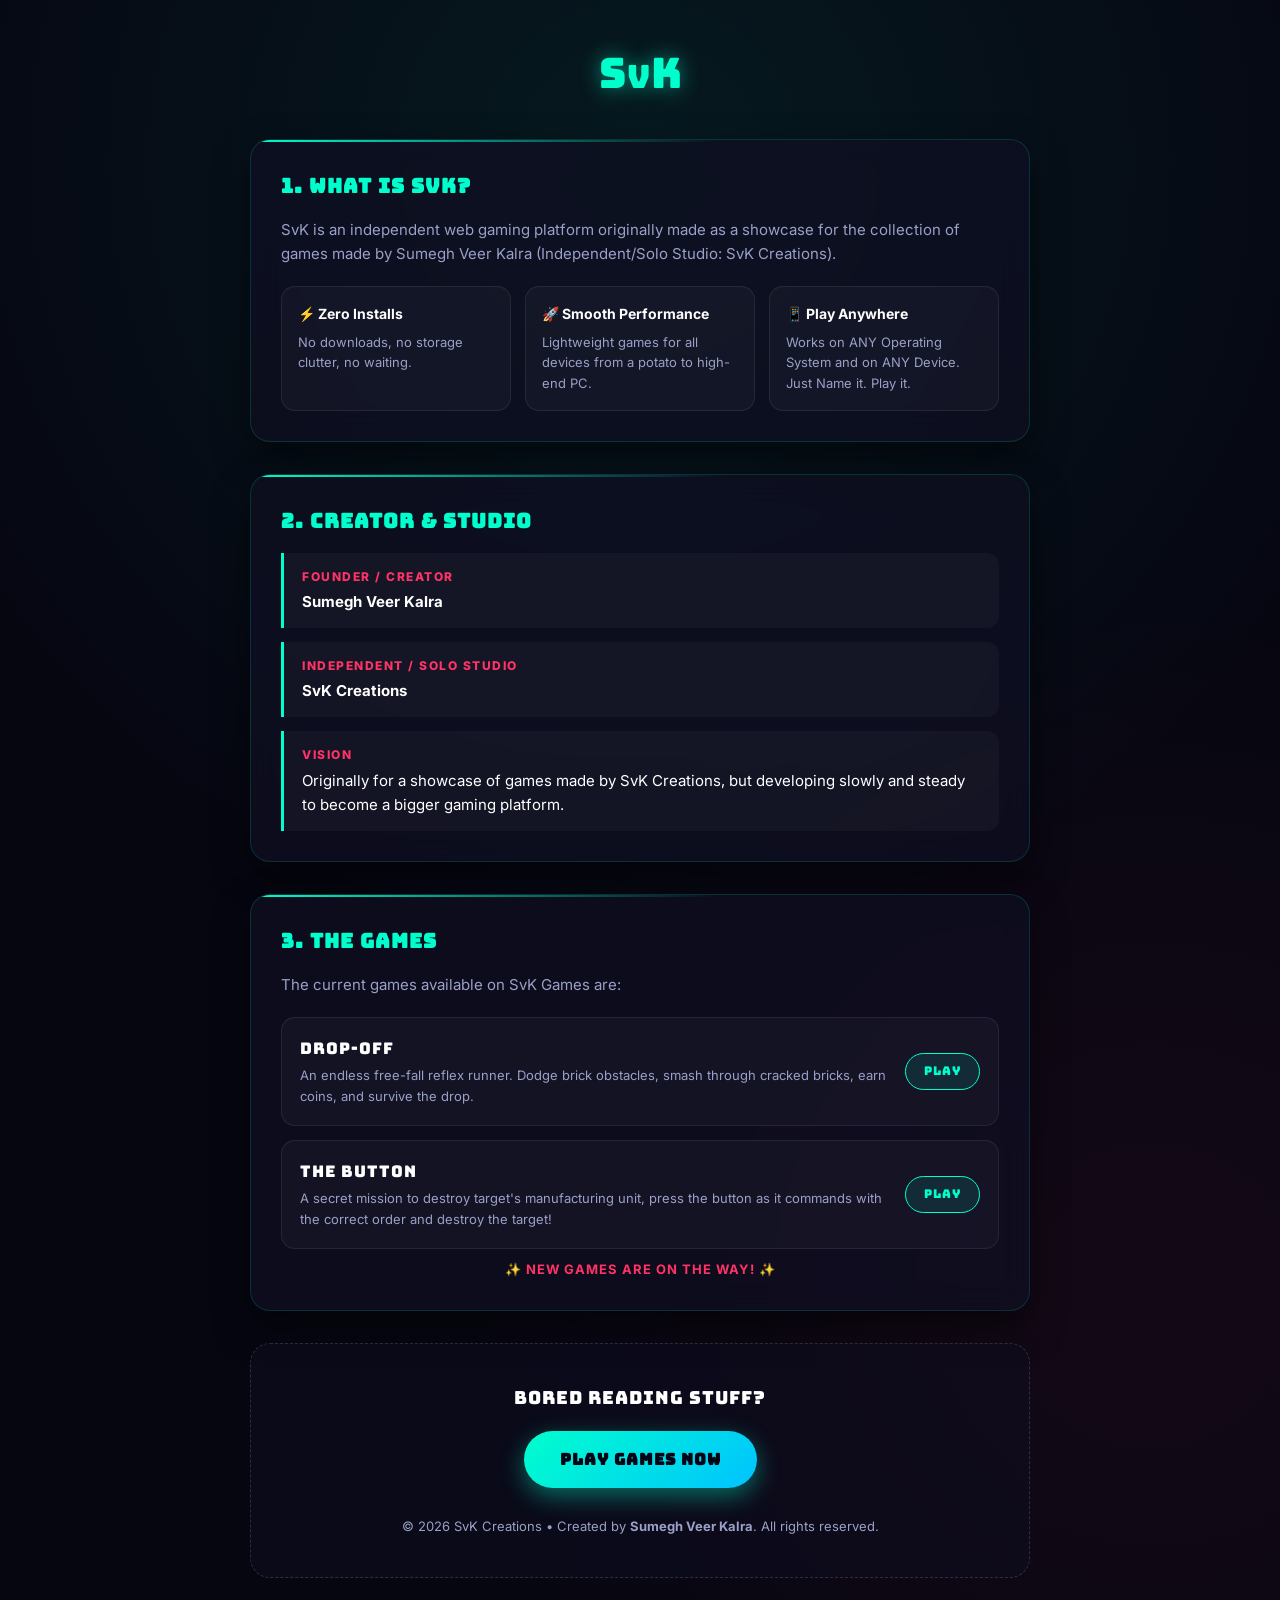
<file: about/index.html>
<!DOCTYPE html>
<html lang="en">
<head>
    <meta charset="UTF-8">
    <meta name="viewport" content="width=device-width, initial-scale=1.0, maximum-scale=1.0, user-scalable=no">
    <title>About SvK | SvK Games & SvK Creations by Sumegh Veer Kalra</title>
    <meta name="description" content="Learn about SvK Games, the free web gaming platform created by Sumegh Veer Kalra (SvK Creations). Featuring original games like Drop-Off and The Button.">
    <meta name="keywords" content="about svk, svk games about, svk about, about svk games, sumegh veer kalra, svk creations, svk games, drop-off svk, the button svk, independent web game developer">
    <meta name="author" content="Sumegh Veer Kalra, SvK Creations">
    <meta name="creator" content="Sumegh Veer Kalra, SvK Creations">
    <meta name="robots" content="index, follow, max-image-preview:large">
    <link rel="canonical" href="https://svk-games.netlify.app/about">
    <link rel="icon" type="image/svg+xml" href="/favicon.svg">
    <link rel="alternate icon" href="/favicon.ico">

    <meta property="og:type" content="website">
    <meta property="og:url" content="https://svk-games.netlify.app/about">
    <meta property="og:title" content="About SvK | SvK Games & SvK Creations by Sumegh Veer Kalra">
    <meta property="og:description" content="Learn about SvK Games, the free web gaming platform created by Sumegh Veer Kalra (SvK Creations). Featuring original games like Drop-Off and The Button.">
    <meta property="og:image" content="https://svk-games.netlify.app/og-image.png">

    <link rel="preconnect" href="https://fonts.googleapis.com">
    <link rel="preconnect" href="https://fonts.gstatic.com" crossorigin>
    <link href="https://fonts.googleapis.com/css2?family=Bungee&family=Inter:wght@400;600;700;800&display=swap" rel="stylesheet">

    <script type="application/ld+json">
    {
      "@context": "https://schema.org",
      "@type": "AboutPage",
      "name": "About SvK Games",
      "url": "https://svk-games.netlify.app/about",
      "description": "SvK is an independent web gaming platform showcase created by Sumegh Veer Kalra (SvK Creations).",
      "mainEntity": {
        "@type": "Organization",
        "name": "SvK Creations",
        "founder": {
          "@type": "Person",
          "name": "Sumegh Veer Kalra"
        }
      }
    }
    </script>

    <style>
        :root {
            --bg-main: #060611;
            --bg-card: rgba(15, 15, 34, 0.75);
            --color-accent: #00ffcc;
            --color-neon-pink: #ff3366;
            --text-primary: #ffffff;
            --text-secondary: #9aa0c7;
            --border-glow: rgba(0, 255, 204, 0.15);
            --font-heading: 'Bungee', cursive;
            --font-body: 'Inter', -apple-system, BlinkMacSystemFont, sans-serif;
        }

        * {
            margin: 0;
            padding: 0;
            box-sizing: border-box;
        }

        body {
            background-color: var(--bg-main);
            color: var(--text-primary);
            font-family: var(--font-body);
            line-height: 1.6;
            min-height: 100vh;
            display: flex;
            flex-direction: column;
            align-items: center;
            padding: 40px 20px;
            background-image: 
                radial-gradient(circle at 50% 10%, rgba(0, 255, 204, 0.08) 0%, transparent 50%),
                radial-gradient(circle at 90% 80%, rgba(255, 51, 102, 0.06) 0%, transparent 40%);
            overflow-x: hidden;
        }

        .container {
            max-width: 780px;
            width: 100%;
            display: flex;
            flex-direction: column;
            gap: 32px;
        }

        .header-section {
            text-align: center;
            display: flex;
            flex-direction: column;
            align-items: center;
            gap: 12px;
        }

        .logo {
            font-family: var(--font-heading);
            font-size: 42px;
            color: var(--color-accent);
            text-decoration: none;
            display: inline-flex;
            align-items: baseline;
            text-shadow: 0 0 20px rgba(0, 255, 204, 0.5);
            transition: transform 0.2s ease;
        }

        .logo:hover {
            transform: scale(1.05);
        }

        .logo .logo-v {
            font-size: 32px;
            margin: 0 1px;
        }

        .page-badge {
            font-size: 11px;
            font-weight: 800;
            letter-spacing: 2px;
            color: var(--color-neon-pink);
            text-transform: uppercase;
            background: rgba(255, 51, 102, 0.1);
            border: 1px solid rgba(255, 51, 102, 0.3);
            padding: 4px 14px;
            border-radius: 20px;
        }

        .section-card {
            background: var(--bg-card);
            border: 1px solid var(--border-glow);
            border-radius: 20px;
            padding: 30px;
            backdrop-filter: blur(16px);
            box-shadow: 0 15px 35px rgba(0, 0, 0, 0.5);
            position: relative;
            overflow: hidden;
        }

        .section-card::before {
            content: '';
            position: absolute;
            top: 0;
            left: 0;
            right: 0;
            height: 2px;
            background: linear-gradient(90deg, var(--color-accent), transparent 60%);
        }

        .section-title {
            font-family: var(--font-heading);
            font-size: 20px;
            color: var(--color-accent);
            margin-bottom: 16px;
            letter-spacing: 1px;
            display: flex;
            align-items: center;
            gap: 10px;
        }

        .section-desc {
            color: var(--text-secondary);
            font-size: 15px;
            margin-bottom: 20px;
        }

        .feature-grid {
            display: grid;
            grid-template-columns: repeat(auto-fit, minmax(220px, 1fr));
            gap: 14px;
        }

        .feature-box {
            background: rgba(255, 255, 255, 0.03);
            border: 1px solid rgba(255, 255, 255, 0.08);
            border-radius: 14px;
            padding: 16px;
            display: flex;
            flex-direction: column;
            gap: 6px;
            transition: transform 0.2s ease, border-color 0.2s ease;
        }

        .feature-box:hover {
            transform: translateY(-2px);
            border-color: rgba(0, 255, 204, 0.4);
        }

        .feature-title {
            font-weight: 700;
            font-size: 14px;
            color: #ffffff;
        }

        .feature-desc {
            font-size: 13px;
            color: var(--text-secondary);
        }

        .info-list {
            display: flex;
            flex-direction: column;
            gap: 14px;
        }

        .info-item {
            background: rgba(255, 255, 255, 0.03);
            border-left: 3px solid var(--color-accent);
            border-radius: 0 12px 12px 0;
            padding: 14px 18px;
        }

        .info-label {
            font-size: 12px;
            font-weight: 800;
            text-transform: uppercase;
            letter-spacing: 1.5px;
            color: var(--color-neon-pink);
            margin-bottom: 4px;
        }

        .info-val {
            font-size: 15px;
            color: #ffffff;
        }

        .games-list {
            display: flex;
            flex-direction: column;
            gap: 14px;
        }

        .game-item {
            background: rgba(255, 255, 255, 0.03);
            border: 1px solid rgba(255, 255, 255, 0.08);
            border-radius: 14px;
            padding: 18px;
            display: flex;
            justify-content: space-between;
            align-items: center;
            gap: 16px;
            transition: all 0.2s ease;
        }

        .game-item:hover {
            border-color: var(--color-accent);
            box-shadow: 0 0 20px rgba(0, 255, 204, 0.1);
        }

        .game-item-info {
            display: flex;
            flex-direction: column;
            gap: 4px;
        }

        .game-item-title {
            font-family: var(--font-heading);
            font-size: 16px;
            color: #ffffff;
            letter-spacing: 1px;
        }

        .game-item-desc {
            font-size: 13px;
            color: var(--text-secondary);
        }

        .game-item-btn {
            background: rgba(0, 255, 204, 0.1);
            border: 1px solid var(--color-accent);
            color: var(--color-accent);
            font-family: var(--font-heading);
            font-size: 12px;
            padding: 8px 18px;
            border-radius: 20px;
            text-decoration: none;
            white-space: nowrap;
            letter-spacing: 1px;
            transition: all 0.2s ease;
            flex-shrink: 0;
        }

        .game-item-btn:hover {
            background: var(--color-accent);
            color: #050515;
            box-shadow: 0 0 15px rgba(0, 255, 204, 0.6);
            transform: scale(1.05);
        }

        .upcoming-note {
            font-size: 13px;
            font-weight: 700;
            color: var(--color-neon-pink);
            text-align: center;
            margin-top: 10px;
            letter-spacing: 1px;
            text-transform: uppercase;
        }

        .cta-section {
            text-align: center;
            display: flex;
            flex-direction: column;
            align-items: center;
            gap: 18px;
            padding: 40px 20px;
            background: rgba(15, 15, 34, 0.5);
            border-radius: 20px;
            border: 1px dashed rgba(255, 255, 255, 0.15);
        }

        .cta-question {
            font-family: var(--font-heading);
            font-size: 18px;
            color: var(--text-primary);
            letter-spacing: 1px;
        }

        .cta-btn {
            display: inline-flex;
            align-items: center;
            gap: 10px;
            background: linear-gradient(135deg, var(--color-accent), #00c3ff);
            color: #050515;
            font-family: var(--font-heading);
            font-size: 16px;
            text-decoration: none;
            padding: 16px 36px;
            border-radius: 30px;
            font-weight: 800;
            letter-spacing: 1px;
            box-shadow: 0 8px 25px rgba(0, 255, 204, 0.4);
            transition: transform 0.2s ease, box-shadow 0.2s ease;
        }

        .cta-btn:hover {
            transform: translateY(-3px) scale(1.03);
            box-shadow: 0 12px 35px rgba(0, 255, 204, 0.7);
        }

        .footer-copyright {
            font-size: 13px;
            color: var(--text-secondary);
            margin-top: 10px;
        }

        @media (max-width: 600px) {
            .section-card {
                padding: 20px;
            }
            .game-item {
                flex-direction: column;
                align-items: flex-start;
            }
            .game-item-btn {
                width: 100%;
                text-align: center;
            }
            .logo {
                font-size: 34px;
            }
        }
    </style>
</head>
<body>

    <div class="container">
        <div class="header-section">
            <a href="/" class="logo">S<span class="logo-v">v</span>K</a>
        </div>

        <section class="section-card">
            <h2 class="section-title">1. WHAT IS SvK?</h2>
            <p class="section-desc">
                SvK is an independent web gaming platform originally made as a showcase for the collection of games made by Sumegh Veer Kalra (Independent/Solo Studio: SvK Creations).
            </p>
            <div class="feature-grid">
                <div class="feature-box">
                    <span class="feature-title">⚡ Zero Installs</span>
                    <span class="feature-desc">No downloads, no storage clutter, no waiting.</span>
                </div>
                <div class="feature-box">
                    <span class="feature-title">🚀 Smooth Performance</span>
                    <span class="feature-desc">Lightweight games for all devices from a potato to high-end PC.</span>
                </div>
                <div class="feature-box">
                    <span class="feature-title">📱 Play Anywhere</span>
                    <span class="feature-desc">Works on ANY Operating System and on ANY Device. Just Name it. Play it.</span>
                </div>
            </div>
        </section>

        <section class="section-card">
            <h2 class="section-title">2. CREATOR & STUDIO</h2>
            <div class="info-list">
                <div class="info-item">
                    <div class="info-label">Founder / Creator</div>
                    <div class="info-val"><strong>Sumegh Veer Kalra</strong></div>
                </div>
                <div class="info-item">
                    <div class="info-label">Independent / Solo Studio</div>
                    <div class="info-val"><strong>SvK Creations</strong></div>
                </div>
                <div class="info-item">
                    <div class="info-label">Vision</div>
                    <div class="info-val">Originally for a showcase of games made by SvK Creations, but developing slowly and steady to become a bigger gaming platform.</div>
                </div>
            </div>
        </section>

        <section class="section-card">
            <h2 class="section-title">3. THE GAMES</h2>
            <p class="section-desc">The current games available on SvK Games are:</p>
            <div class="games-list">
                <div class="game-item">
                    <div class="game-item-info">
                        <span class="game-item-title">Drop-Off</span>
                        <span class="game-item-desc">An endless free-fall reflex runner. Dodge brick obstacles, smash through cracked bricks, earn coins, and survive the drop.</span>
                    </div>
                    <a href="/?game=drop-off" class="game-item-btn">PLAY</a>
                </div>
                <div class="game-item">
                    <div class="game-item-info">
                        <span class="game-item-title">The Button</span>
                        <span class="game-item-desc">A secret mission to destroy target's manufacturing unit, press the button as it commands with the correct order and destroy the target!</span>
                    </div>
                    <a href="/?game=the-button" class="game-item-btn">PLAY</a>
                </div>
            </div>
            <p class="upcoming-note">✨ New games are on the way! ✨</p>
        </section>

        <div class="cta-section">
            <div class="cta-question">Bored reading stuff?</div>
            <a href="https://svk-games.netlify.app/" class="cta-btn">PLAY GAMES NOW</a>
            <div class="footer-copyright">
                © 2026 SvK Creations • Created by <strong>Sumegh Veer Kalra</strong>. All rights reserved.
            </div>
        </div>
    </div>

</body>
</html>
</file>
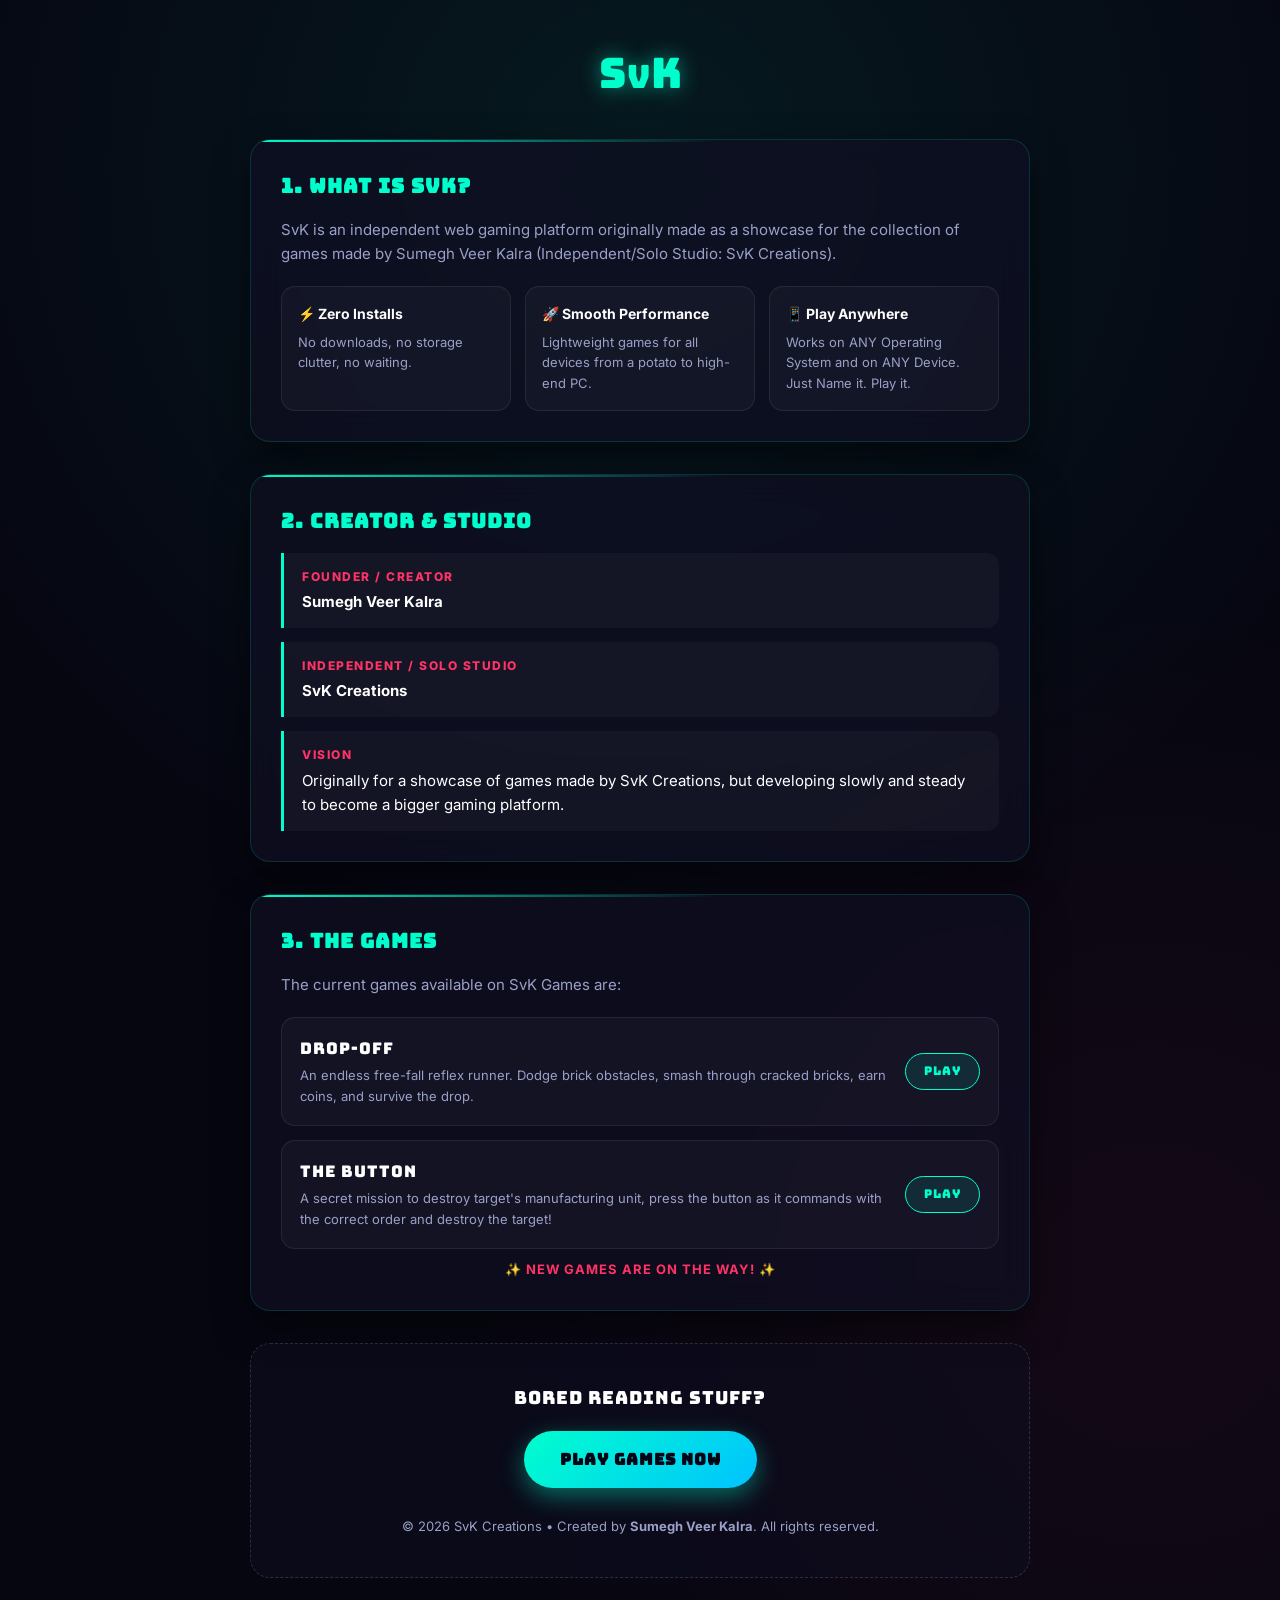
<file: about.html>
<!DOCTYPE html>
<html lang="en">
<head>
    <meta charset="UTF-8">
    <meta name="viewport" content="width=device-width, initial-scale=1.0, maximum-scale=1.0, user-scalable=no">
    <title>About | SvK Games</title>
    <meta name="description" content="SvK is an independent web gaming platform showcase created by Sumegh Veer Kalra (SvK Creations). Lightweight browser games with zero installs.">
    <meta name="author" content="Sumegh Veer Kalra, SvK Creations">
    <meta name="creator" content="Sumegh Veer Kalra, SvK Creations">
    <meta name="robots" content="index, follow">
    <link rel="canonical" href="https://svk-games.netlify.app/about">
    <link rel="icon" type="image/svg+xml" href="/favicon.svg">
    <link rel="alternate icon" href="/favicon.ico">

    <link rel="preconnect" href="https://fonts.googleapis.com">
    <link rel="preconnect" href="https://fonts.gstatic.com" crossorigin>
    <link href="https://fonts.googleapis.com/css2?family=Bungee&family=Inter:wght@400;600;700;800&display=swap" rel="stylesheet">

    <script type="application/ld+json">
    {
      "@context": "https://schema.org",
      "@type": "AboutPage",
      "name": "About SvK",
      "url": "https://svk-games.netlify.app/about",
      "description": "SvK is an independent web gaming platform showcase created by Sumegh Veer Kalra (SvK Creations).",
      "mainEntity": {
        "@type": "Organization",
        "name": "SvK Creations",
        "founder": {
          "@type": "Person",
          "name": "Sumegh Veer Kalra"
        }
      }
    }
    </script>

    <style>
        :root {
            --bg-main: #060611;
            --bg-card: rgba(15, 15, 34, 0.75);
            --color-accent: #00ffcc;
            --color-neon-pink: #ff3366;
            --text-primary: #ffffff;
            --text-secondary: #9aa0c7;
            --border-glow: rgba(0, 255, 204, 0.15);
            --font-heading: 'Bungee', cursive;
            --font-body: 'Inter', -apple-system, BlinkMacSystemFont, sans-serif;
        }

        * {
            margin: 0;
            padding: 0;
            box-sizing: border-box;
        }

        body {
            background-color: var(--bg-main);
            color: var(--text-primary);
            font-family: var(--font-body);
            line-height: 1.6;
            min-height: 100vh;
            display: flex;
            flex-direction: column;
            align-items: center;
            padding: 40px 20px;
            background-image: 
                radial-gradient(circle at 50% 10%, rgba(0, 255, 204, 0.08) 0%, transparent 50%),
                radial-gradient(circle at 90% 80%, rgba(255, 51, 102, 0.06) 0%, transparent 40%);
            overflow-x: hidden;
        }

        .container {
            max-width: 780px;
            width: 100%;
            display: flex;
            flex-direction: column;
            gap: 32px;
        }

        .header-section {
            text-align: center;
            display: flex;
            flex-direction: column;
            align-items: center;
            gap: 12px;
        }

        .logo {
            font-family: var(--font-heading);
            font-size: 42px;
            color: var(--color-accent);
            text-decoration: none;
            display: inline-flex;
            align-items: baseline;
            text-shadow: 0 0 20px rgba(0, 255, 204, 0.5);
            transition: transform 0.2s ease;
        }

        .logo:hover {
            transform: scale(1.05);
        }

        .logo .logo-v {
            font-size: 32px;
            margin: 0 1px;
        }

        .page-badge {
            font-size: 11px;
            font-weight: 800;
            letter-spacing: 2px;
            color: var(--color-neon-pink);
            text-transform: uppercase;
            background: rgba(255, 51, 102, 0.1);
            border: 1px solid rgba(255, 51, 102, 0.3);
            padding: 4px 14px;
            border-radius: 20px;
        }

        .section-card {
            background: var(--bg-card);
            border: 1px solid var(--border-glow);
            border-radius: 20px;
            padding: 30px;
            backdrop-filter: blur(16px);
            box-shadow: 0 15px 35px rgba(0, 0, 0, 0.5);
            position: relative;
            overflow: hidden;
        }

        .section-card::before {
            content: '';
            position: absolute;
            top: 0;
            left: 0;
            right: 0;
            height: 2px;
            background: linear-gradient(90deg, var(--color-accent), transparent 60%);
        }

        .section-title {
            font-family: var(--font-heading);
            font-size: 20px;
            color: var(--color-accent);
            margin-bottom: 16px;
            letter-spacing: 1px;
            display: flex;
            align-items: center;
            gap: 10px;
        }

        .section-desc {
            color: var(--text-secondary);
            font-size: 15px;
            margin-bottom: 20px;
        }

        .feature-grid {
            display: grid;
            grid-template-columns: repeat(auto-fit, minmax(220px, 1fr));
            gap: 14px;
        }

        .feature-box {
            background: rgba(255, 255, 255, 0.03);
            border: 1px solid rgba(255, 255, 255, 0.08);
            border-radius: 14px;
            padding: 16px;
            display: flex;
            flex-direction: column;
            gap: 6px;
            transition: transform 0.2s ease, border-color 0.2s ease;
        }

        .feature-box:hover {
            transform: translateY(-2px);
            border-color: rgba(0, 255, 204, 0.4);
        }

        .feature-title {
            font-weight: 700;
            font-size: 14px;
            color: #ffffff;
        }

        .feature-desc {
            font-size: 13px;
            color: var(--text-secondary);
        }

        .info-list {
            display: flex;
            flex-direction: column;
            gap: 14px;
        }

        .info-item {
            background: rgba(255, 255, 255, 0.03);
            border-left: 3px solid var(--color-accent);
            border-radius: 0 12px 12px 0;
            padding: 14px 18px;
        }

        .info-label {
            font-size: 12px;
            font-weight: 800;
            text-transform: uppercase;
            letter-spacing: 1.5px;
            color: var(--color-neon-pink);
            margin-bottom: 4px;
        }

        .info-val {
            font-size: 15px;
            color: #ffffff;
        }

        .games-list {
            display: flex;
            flex-direction: column;
            gap: 14px;
        }

        .game-item {
            background: rgba(255, 255, 255, 0.03);
            border: 1px solid rgba(255, 255, 255, 0.08);
            border-radius: 14px;
            padding: 18px;
            display: flex;
            justify-content: space-between;
            align-items: center;
            gap: 16px;
            transition: all 0.2s ease;
        }

        .game-item:hover {
            border-color: var(--color-accent);
            box-shadow: 0 0 20px rgba(0, 255, 204, 0.1);
        }

        .game-item-info {
            display: flex;
            flex-direction: column;
            gap: 4px;
        }

        .game-item-title {
            font-family: var(--font-heading);
            font-size: 16px;
            color: #ffffff;
            letter-spacing: 1px;
        }

        .game-item-desc {
            font-size: 13px;
            color: var(--text-secondary);
        }

        .game-item-btn {
            background: rgba(0, 255, 204, 0.1);
            border: 1px solid var(--color-accent);
            color: var(--color-accent);
            font-family: var(--font-heading);
            font-size: 12px;
            padding: 8px 18px;
            border-radius: 20px;
            text-decoration: none;
            white-space: nowrap;
            letter-spacing: 1px;
            transition: all 0.2s ease;
            flex-shrink: 0;
        }

        .game-item-btn:hover {
            background: var(--color-accent);
            color: #050515;
            box-shadow: 0 0 15px rgba(0, 255, 204, 0.6);
            transform: scale(1.05);
        }

        .upcoming-note {
            font-size: 13px;
            font-weight: 700;
            color: var(--color-neon-pink);
            text-align: center;
            margin-top: 10px;
            letter-spacing: 1px;
            text-transform: uppercase;
        }

        .cta-section {
            text-align: center;
            display: flex;
            flex-direction: column;
            align-items: center;
            gap: 18px;
            padding: 40px 20px;
            background: rgba(15, 15, 34, 0.5);
            border-radius: 20px;
            border: 1px dashed rgba(255, 255, 255, 0.15);
        }

        .cta-question {
            font-family: var(--font-heading);
            font-size: 18px;
            color: var(--text-primary);
            letter-spacing: 1px;
        }

        .cta-btn {
            display: inline-flex;
            align-items: center;
            gap: 10px;
            background: linear-gradient(135deg, var(--color-accent), #00c3ff);
            color: #050515;
            font-family: var(--font-heading);
            font-size: 16px;
            text-decoration: none;
            padding: 16px 36px;
            border-radius: 30px;
            font-weight: 800;
            letter-spacing: 1px;
            box-shadow: 0 8px 25px rgba(0, 255, 204, 0.4);
            transition: transform 0.2s ease, box-shadow 0.2s ease;
        }

        .cta-btn:hover {
            transform: translateY(-3px) scale(1.03);
            box-shadow: 0 12px 35px rgba(0, 255, 204, 0.7);
        }

        .footer-copyright {
            font-size: 13px;
            color: var(--text-secondary);
            margin-top: 10px;
        }

        @media (max-width: 600px) {
            .section-card {
                padding: 20px;
            }
            .game-item {
                flex-direction: column;
                align-items: flex-start;
            }
            .game-item-btn {
                width: 100%;
                text-align: center;
            }
            .logo {
                font-size: 34px;
            }
        }
    </style>
</head>
<body>

    <div class="container">
        <div class="header-section">
            <a href="/" class="logo">S<span class="logo-v">v</span>K</a>
        </div>

        <section class="section-card">
            <h2 class="section-title">1. WHAT IS SvK?</h2>
            <p class="section-desc">
                SvK is an independent web gaming platform originally made as a showcase for the collection of games made by Sumegh Veer Kalra (Independent/Solo Studio: SvK Creations).
            </p>
            <div class="feature-grid">
                <div class="feature-box">
                    <span class="feature-title">⚡ Zero Installs</span>
                    <span class="feature-desc">No downloads, no storage clutter, no waiting.</span>
                </div>
                <div class="feature-box">
                    <span class="feature-title">🚀 Smooth Performance</span>
                    <span class="feature-desc">Lightweight games for all devices from a potato to high-end PC.</span>
                </div>
                <div class="feature-box">
                    <span class="feature-title">📱 Play Anywhere</span>
                    <span class="feature-desc">Works on ANY Operating System and on ANY Device. Just Name it. Play it.</span>
                </div>
            </div>
        </section>

        <section class="section-card">
            <h2 class="section-title">2. CREATOR & STUDIO</h2>
            <div class="info-list">
                <div class="info-item">
                    <div class="info-label">Founder / Creator</div>
                    <div class="info-val"><strong>Sumegh Veer Kalra</strong></div>
                </div>
                <div class="info-item">
                    <div class="info-label">Independent / Solo Studio</div>
                    <div class="info-val"><strong>SvK Creations</strong></div>
                </div>
                <div class="info-item">
                    <div class="info-label">Vision</div>
                    <div class="info-val">Originally for a showcase of games made by SvK Creations, but developing slowly and steady to become a bigger gaming platform.</div>
                </div>
            </div>
        </section>

        <section class="section-card">
            <h2 class="section-title">3. THE GAMES</h2>
            <p class="section-desc">The current games available on SvK Games are:</p>
            <div class="games-list">
                <div class="game-item">
                    <div class="game-item-info">
                        <span class="game-item-title">Drop-Off</span>
                        <span class="game-item-desc">An endless free-fall reflex runner. Dodge brick obstacles, smash through cracked bricks, earn coins, and survive the drop.</span>
                    </div>
                    <a href="/?game=drop-off" class="game-item-btn">PLAY</a>
                </div>
                <div class="game-item">
                    <div class="game-item-info">
                        <span class="game-item-title">The Button</span>
                        <span class="game-item-desc">A secret mission to destroy target's manufacturing unit, press the button as it commands with the correct order and destroy the target!</span>
                    </div>
                    <a href="/?game=the-button" class="game-item-btn">PLAY</a>
                </div>
            </div>
            <p class="upcoming-note">✨ New games are on the way! ✨</p>
        </section>

        <div class="cta-section">
            <div class="cta-question">Bored reading stuff?</div>
            <a href="https://svk-games.netlify.app/" class="cta-btn">PLAY GAMES NOW</a>
            <div class="footer-copyright">
                © 2026 SvK Creations • Created by <strong>Sumegh Veer Kalra</strong>. All rights reserved.
            </div>
        </div>
    </div>

</body>
</html>
</file>
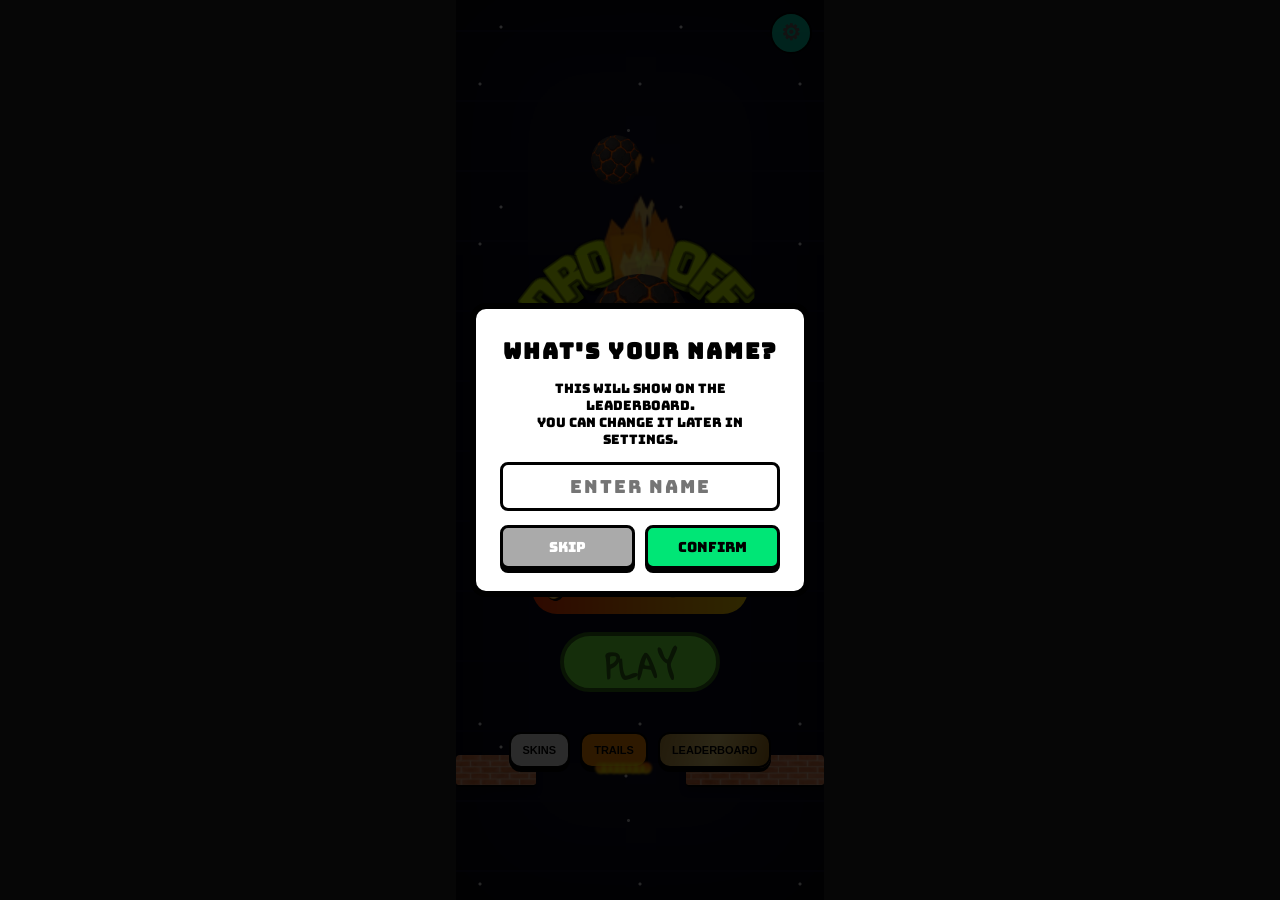
<file: games/drop-off/game.html>
<!DOCTYPE html>
<html>
<head>
    <meta charset="UTF-8">
    <meta name="viewport"
        content="width=device-width, initial-scale=1.0, maximum-scale=1.0, user-scalable=no, viewport-fit=cover">
    <title>Drop-Off</title>
    <style>
        @font-face {
            font-family: "Bungee";
            src: url("Bungee/Bungee-Regular.ttf");
        }

        @font-face {
            font-family: "Gloria Hallelujah";
            src: url("Gloria_Hallelujah/GloriaHallelujah-Regular.ttf");
        }
        .obstacle {
            position: absolute;
            left: 0;
            width: 100%;
            height: 30px;
            z-index: 1;
            will-change: transform;        
            transform: translateY(0);      
        }

        html {
            height: 100%;
            height: 100dvh;
            overflow: hidden;
            overscroll-behavior: none;
        }

        body {
            margin: 0;
            padding: 0;
            background-color: #222;
            display: flex;
            justify-content: center;
            align-items: center;
            height: var(--app-height, 100dvh);
            overflow: hidden;
            touch-action: none;
            overscroll-behavior: none;
            -webkit-text-size-adjust: 100%;
        }

        .game-area {
            width: 100%;
            max-width: 380px;
            height: var(--app-height, 100dvh);
            background: #0a0a1f;
            position: relative;
            overflow: hidden;
            margin: 0 auto;
            border-left: 6px solid #222;
            border-right: 6px solid #222;
            box-sizing: border-box;   
        }

        #gameSurface {
            width: 100%;
            height: 100%;
            position: absolute;
            top: 0;
            left: 0;
            background: #0a0a1f;               
            box-shadow: inset 0 0 120px rgba(0,0,0,0.9);
            will-change: transform;            
        }
        #bgLayer {
            position: absolute;
            top: 0;
            left: 0;
            width: 100%;
            height: 9999999px;
            pointer-events: none;
            will-change: transform;
            transform: translateY(0);
            background: 
                radial-gradient(circle at 30% 20%, rgba(255,255,255,0.9) 1px, transparent 2px),
                radial-gradient(circle at 70% 40%, rgba(255,255,255,0.8) 1px, transparent 2px),
                radial-gradient(circle at 20% 70%, rgba(255,255,255,0.7) 1px, transparent 2px),
                radial-gradient(circle at 80% 80%, rgba(255,255,255,0.85) 1px, transparent 2px),
                linear-gradient(#0a0a1f 2px, transparent 2px);
            background-size: 
                180px 180px,
                220px 220px,
                150px 150px,
                190px 190px,
                100% 80px;
        }

        #ball {
            width: 50px;
            height: 50px;
            position: absolute;
            will-change: transform;        
        }

        #ball::before {
            content: '';
            position: absolute;
            top: 0;
            left: 0;
            width: 100%;
            height: 100%;
            background-color: red;
            border-radius: 50%;
            z-index: 2;
        }

        #ball.slamming::before {
            box-shadow: 0 0 20px 10px rgba(255, 100, 0, 0.7);
            transition: box-shadow 0.75s linear;
        }

        #fire-sprite {
            position: absolute;
            top: 50%;
            left: 50%;
            width: 200px;
            height: 200px;
            background-image: url('fire_spritesheet.png');
            background-size: 6000px 200px;
            background-repeat: no-repeat;
            transform: translate(-50%, -50%) scale(0);
            opacity: 0;
            transition: opacity 0.75s linear;
            z-index: 1;
            pointer-events: none;
        }

        #ball.slamming #fire-sprite {
            transform: translate(-50%, -92%) scale(1.5); 
            opacity: 0.9;
            animation: playFire 1.0s steps(30) infinite;
        }

        #menu-fire-sprite {
            position: absolute;
            width: 200px;
            height: 200px;
            left: 50%;
            top: 120%; 
            transform: translate(-50%, -92%) scale(1.6); 
            transform-origin: center center;
            pointer-events: none;
            z-index: 0;
            opacity: 0.9;
            background-image: url('fire_spritesheet.png');
            background-size: 6000px 200px;
            background-repeat: no-repeat;
            animation: playFire 1.0s steps(30) infinite;
        }

        @keyframes playFire {
            from { background-position: 0px 0; }
            to { background-position: -6000px 0; }
        }

        #slamButton {
            display: none;
            user-select: none;
            -webkit-user-select: none; 
            position: fixed;
            bottom: 50px;
            right: -120px;
            width: 80px;
            height: 80px;
            border-radius: 50%;
            background: orange;
            color: white;
            font-weight: bold;
            border: none;
            z-index: 100;
            touch-action: none;
            transition: right 0.45s cubic-bezier(0.19, 1, 0.22, 1);
        }
        @media (pointer: coarse) {
            #slamButton {
                display: flex;
            }
        }

        #mobilePauseButton {
            position: absolute;
            top: -90px;
            right: 0;
            width: 60px;
            height: 60px;
            background-color: #9499ff;
            z-index: 1000;
            cursor: pointer;
            touch-action: none;
            transition: top 0.45s cubic-bezier(0.19, 1, 0.22, 1);
            border-radius: 50%;
        }

        #slamButton.show {
            right: 20px;
        }

        #mobilePauseButton.show {
            top: 0;
        }

        .pause-bars {
            position: absolute;
            top: 17px;
            right: 18px;
            width: 20px;
            height: 24px;
            display: flex;
            justify-content: space-between;
        }

        .pause-bars::before,
        .pause-bars::after {
            content: '';
            width: 7px;
            height: 100%;
            background-color: #333333;
            border-radius: 1px;
        }

        #pauseMenuOverlay {
            position: absolute;
            top: 0;
            left: 0;
            width: 100%;
            height: 100%;
            background-color: rgba(0, 0, 0, 0.7);
            backdrop-filter: blur(4px);
            z-index: 3000;
            display: none;
            flex-direction: column;
            justify-content: center;
            align-items: center;
            font-family: -apple-system, BlinkMacSystemFont, "Segoe UI", Roboto, Arial, sans-serif;
        }

        .pause-panel {
            text-align: center;
            background: #222;
            border: 4px solid #444;
            padding: 30px 20px;
            width: 260px;
            border-radius: 10px;
            box-shadow: 0 10px 30px rgba(0, 0, 0, 0.5);
        }
        .coin-toast {
            position: fixed;
            left: 50%;
            bottom: 50%;
            transform: translateX(-50%) translateY(20px);
            background: rgba(0,0,0,0.8);
            color: #fff;
            padding: 8px 12px;
            border-radius: 8px;
            display: flex;
            align-items: center;
            gap: 8px;
            opacity: 0;
            transition: opacity 0.3s ease, transform 0.3s ease;
            z-index: 5000;
        }
        .coin-toast.show {
            opacity: 1;
            transform: translateX(-50%) translateY(0);
        }

        .pause-title {
            color: #ffcc00;
            font-size: 38px;
            font-family: 'Courier New', Courier, monospace;
            margin: 0 0 10px 0;
            font-weight: 900;
            letter-spacing: 2px;
        }

        .pause-score {
            color: #fff;
            font-size: 18px;
            margin-bottom: 25px;
            opacity: 0.9;
        }

        .pause-score span {
            color: #00ffcc;
            font-weight: bold;
        }

        .pause-btn {
            display: block;
            width: 100%;
            box-sizing: border-box;
            background-color: #ffffff;
            color: #000000;
            font-family: 'Courier New', Courier, monospace;
            font-size: 20px;
            font-weight: bold;
            cursor: pointer;
            border: 4px solid #000000;
            border-radius: 30px;
            padding: 10px 0;
            margin: 15px 0;
            box-shadow: 0 5px 0 #000000;
            transition: transform 0.05s ease, box-shadow 0.05s ease;
        }

        .pause-btn:active {
            transform: translateY(4px);
            box-shadow: 0 1px 0 #000000;
        }

        .pause-btn.restart {
            background-color: #ff3333;
            color: #fff;
            border: 4px solid #000000;
            box-shadow: 0 5px 0 #000000;
        }

        #startMenu {
            position: absolute;
            top: 0;
            left: 0;
            width: 100%;
            height: 100%;
            display: flex;
            flex-direction: column;
            justify-content: center;
            align-items: center;
            z-index: 2000;
            background: transparent;
            overflow: visible;
            transition: transform 0.6s cubic-bezier(0.19, 1, 0.22, 1), opacity 0.6s ease;
        }

        #startMenu.slide-off {
            transform: translateY(-100%);
            opacity: 0;
        }

        .game-title-container {
            font-family: "Bungee";
            position: relative;
            width: 100%;
            height: 160px;
            margin-top: 0px;
            margin-bottom: 215px;
            overflow: visible;
            animation: bounceIn 1s cubic-bezier(0.175, 0.885, 0.32, 1.275) both;
        }

        .game-title-container span {
            position: absolute;
            bottom: 0;
            left: 50%;
            width: 60px;
            margin-left: -30px;
            text-align: center;
            font-size: 58px;
            color: #d0ff00;
            text-shadow:
                1px 1px 0 #7aa000,
                2px 2px 0 #7aa000,
                3px 3px 0 #7aa000,
                4px 4px 0 #7aa000,
                5px 5px 0 #7aa000,
                6px 6px 0 #000000;
            -webkit-text-stroke: 3px #00000079;
            filter: drop-shadow(0px 6px 0px #0000006e);
            transform-origin: 50% 160px;
        }

        .char-d {
            transform: rotate(-52deg);
        }

        .char-r {
            transform: rotate(-36deg);
        }

        .char-o {
            transform: rotate(-21deg);
        }

        .char-p {
            transform: rotate(-6deg);
        }

        .char-dash {
            transform: rotate(6deg);
        }

        .char-o2 {
            transform: rotate(22deg);
        }

        .char-f {
            transform: rotate(36deg);
        }

        .char-f2 {
            transform: rotate(47deg);
        }

        @keyframes bounceIn {
            0% {
                transform: translateY(-100px);
                opacity: 0;
            }

            100% {
                transform: translateY(0);
                opacity: 1;
            }
        }

        #playButton {
            font-family: "Gloria Hallelujah", cursive;
            width: 160px;
            height: 60px;
            background: rgb(117, 255, 63);
            color: rgb(51, 110, 27);
            font-size: 30px;
            font-weight: bold;
            border: 4px solid rgb(51, 110, 27);
            border-radius: 30px;
            cursor: pointer;
            margin-bottom: 40px;
            box-shadow: 0 0 0 rgb(51, 110, 27);
            transform-origin: center;
            animation: pulse 1.5s infinite;
        }

        @keyframes pulse {
            0% {
                transform: scale(1);
            }

            50% {
                transform: scale(1.08);
                box-shadow: 4px 4px 4px rgb(51, 110, 27);
            }

            100% {
                transform: scale(1);
            }
        }

        .menu-row {
            display: flex;
            gap: 10px;
        }

        .secondary-btn {
            background: rgb(143, 248, 255);
            color: #000000;
            border: 2px solid #000000;
            padding: 10px 12px;
            border-radius: 12px;
            font-size: 11px;
            font-weight: bold;
            cursor: pointer;
            box-shadow: 0 4px 0 #000;
            transition: background 0.2s, transform 0.1s;
        }

        .skins {
            color: #000000;
            border: 2px solid #000000;
            padding: 10px 12px;
            border-radius: 12px;
            font-size: 11px;
            font-weight: bold;
            cursor: pointer;
            box-shadow: 0 4px 0 #000;
            animation: skinbutton 10s linear infinite;
        }

        @keyframes skinbutton {
            0%   { background-color: hsl(0,   100%, 50%); }
            17%  { background-color: hsl(60,  100%, 50%); }
            33%  { background-color: hsl(120, 100%, 50%); }
            50%  { background-color: hsl(180, 100%, 50%); }
            67%  { background-color: hsl(240, 100%, 50%); }
            83%  { background-color: hsl(300, 100%, 50%); }
            100% { background-color: hsl(360, 100%, 50%); }
        }

        .secondary-btn2 {
            background: #ff8c00;
            color: #000000;
            border: 2px solid #000000;
            padding: 10px 12px;
            border-radius: 12px;
            font-size: 11px;
            font-weight: bold;
            cursor: pointer;
            box-shadow: 0 4px 0 #000;
            transition: background 0.2s, transform 0.1s;
        }

        .secondary-btn3 {
            position: relative;
            overflow: hidden;
            color: #000000;
            border: 2px solid #000000;
            padding: 10px 12px;
            border-radius: 12px;
            font-size: 11px;
            font-weight: bold;
            cursor: pointer;
            box-shadow: 0 4px 0 #000;
            background: linear-gradient(105deg, #bf953f 0%, #f5d97e 50%, #aa771c 100%);
        }

        .secondary-btn3::before,
        .secondary-btn3::after {
            content: '';
            position: absolute;
            top: 0;
            left: -100%;
            width: 60%;
            height: 100%;
            background: linear-gradient(105deg, transparent 0%, rgba(255,255,255,0.6) 50%, transparent 100%);
            animation: shine 3.5s linear infinite;
        }

        .secondary-btn3::before {
            animation-delay: 1.75s;
        }

        @keyframes shine {
            0%   { left: -100%; }
            100% { left: 150%; }
        }

        #settingsBtn {
            background-color: #00ffccc4;
            box-shadow: 0 4px 0 transparent;
            position: absolute;
            top: 12px;
            right: 12px;
            z-index: 3000;
            font-size: 22px;
            padding: 8px 10px;
            border-radius: 50%;
            width: 42px;
            height: 42px;
            display: flex;
            align-items: center;
            justify-content: center;
        }

        #settingsBtn.slide-off {
            transform: translateX(120px);
            opacity: 0;
            transition: transform 0.6s cubic-bezier(0.19, 1, 0.22, 1), opacity 0.6s ease;
        }

        .secondary-btn:hover {
            transform: scale(1.05);
        }

        .secondary-btn2:hover {
            transform: scale(1.05);
        }

        .secondary-btn3:hover {
            transform: scale(1.05);
        }

        .solid-breakable {
            position: absolute;
            left: 0;
            width: 100%;
            height: 30px;
            
            box-shadow: 0 0 15px rgba(255, 140, 0, 0.8);
            border-radius: 4px;
            z-index: 5;
        }

        .wall-block {
            height: 30px;
            
            border-bottom: 2px solid #000;
            border-radius: 4px;
            box-shadow: 0 4px 6px rgba(0, 0, 0, 0.4);
        }

        #countdownOverlay {
            position: absolute;
            top: 50%;
            left: 50%;
            transform: translate(-50%, -50%);
            z-index: 2500;
            pointer-events: none;
            display: none;
            text-align: center;
            font-family: -apple-system, BlinkMacSystemFont, "Segoe UI", Roboto, Arial, sans-serif;
            font-size: 150px;
            font-weight: 1000;
            color: #ffffff;
            opacity: 0.5;
            -webkit-text-stroke: 3px #000000;
        }

        #settingsMenuOverlay {
            position: absolute;
            top: 0;
            left: 0;
            width: 100%;
            height: 100%;
            background-color: rgba(0, 0, 0, 0.6);
            z-index: 4000;
            display: none;
            justify-content: center;
            align-items: center;
            font-family: 'Courier New', Courier, monospace;
        }

        .settings-panel {
            background-color: #333333;
            width: 280px;
            padding: 25px 20px;
            border-radius: 15px;
            box-shadow: 0 8px 24px rgba(0, 0, 0, 0.6);
            color: #ffffff;
            position: relative;
            box-sizing: border-box;
            border: 2px solid #444444;
        }

        .settings-title {
            margin: 0 0 20px 0;
            font-size: 26px;
            font-weight: bold;
            text-align: center;
            letter-spacing: 1px;
        }

        .close-settings-btn {
            position: absolute;
            top: 12px;
            right: 15px;
            background: none;
            border: none;
            color: #ff3333;
            font-size: 24px;
            font-weight: bold;
            cursor: pointer;
            padding: 0;
            line-height: 1;
        }

        .settings-row {
            display: flex;
            justify-content: space-between;
            align-items: center;
            margin: 18px 0;
            font-size: 15px;
            font-weight: bold;
            letter-spacing: 0.5px;
        }

        .switch {
            position: relative;
            display: inline-block;
            width: 50px;
            height: 26px;
        }

        .switch input {
            opacity: 0;
            width: 0;
            height: 0;
        }

        .slider {
            position: absolute;
            cursor: pointer;
            top: 0;
            left: 0;
            right: 0;
            bottom: 0;
            background-color: #555555;
            transition: 0.25s cubic-bezier(0.4, 0, 0.2, 1);
            border-radius: 34px;
        }

        .slider:before {
            position: absolute;
            content: "";
            width: 24px;
            height: 24px;
            left: 4px;
            top: 4px;
            background-color: #ffffff;
            transition: 0.25s cubic-bezier(0.4, 0, 0.2, 1);
            border-radius: 50%;
        }

        input:checked+.slider {
            background-color: #2ecc71;
        }

        input:checked+.slider:before {
            transform: translateX(28px);
        }

        .settings-credits {
            margin-top: 25px;
            padding-top: 15px;
            border-top: 1px solid #444444;
            text-align: center;
            font-size: 15px;
            font-weight: bold;
            opacity: 0.6;
        }

        #gameOverOverlay {
            font-family: "Boogaloo", system-ui, sans-serif;
            position: absolute;
            top: 0;
            left: 0;
            width: 100%;
            height: 100%;
            z-index: 100000000000000;
            display: none;
            pointer-events: auto;
            --mask-x: 50%;
            --mask-y: 50%;
        }

        #gameOverOverlay::before {
            content: '';
            position: absolute;
            top: 0;
            left: 0;
            right: 0;
            bottom: 0;
            background-color: rgba(0, 0, 0, 0.55);
            backdrop-filter: blur(6px);
            -webkit-backdrop-filter: blur(6px);

            -webkit-mask-image: radial-gradient(circle 75px at var(--mask-x) var(--mask-y), transparent 80%, black 100%);
            mask-image: radial-gradient(circle 75px at var(--mask-x) var(--mask-y), transparent 80%, black 100%);
            z-index: -1;
        }

        .control-deck {
            position: absolute;
            bottom: 0;
            left: 0;
            width: 100%;
            padding: 24px 20px 40px 20px;
            box-sizing: border-box;
            display: flex;
            flex-direction: column;
            gap: 12px;
            transform: translateY(100%);
            opacity: 0;
            animation: slideUpDeck 0.4s cubic-bezier(0.19, 1, 0.22, 1) forwards;
            animation-delay: 0.6s;
        }

        @keyframes slideUpDeck {
            100% {
                transform: translateY(0);
                opacity: 1;
            }
        }

        .deck-row {
            display: flex;
            gap: 12px;
            width: 100%;
        }

        .deck-btn {
            flex: 1;
            background-color: #ffffff;
            color: #000000;
            font-family: 'Courier New', Courier, monospace;
            font-size: 21px;
            font-weight: bold;
            cursor: pointer;
            border: 4px solid #000000;
            border-radius: 28px;
            padding: 15px 0;
            text-align: center;
            box-shadow: 0 5px 0 #000000;
            transition: transform 0.05s ease, box-shadow 0.05s ease;
            user-select: none;
            -webkit-user-select: none;
        }
        .deck-btn:active {
            transform: translateY(4px);
            box-shadow: 0 1px 0 #000000;
        }

        .score-text {
            margin: 8px auto 18px;
            padding: 16px 28px;
            font-family: "Bungee", sans-serif;
            font-size: 30px;
            background: linear-gradient(#ffee8d, #ffc95e);
            color: #000;
            border: 5px solid #000;
            border-radius: 22px;
            box-shadow: 0 8px 0 #000;
            font-weight: 900;
            letter-spacing: 1.5px;
        }
        .deck-btn.retry {
            background-color: #92ff92;
        }
        .deck-btn.revive {
            background-color: #8da7ff;
            width: 100%;
            box-sizing: border-box;
        }
        .double-coins {
            background: linear-gradient(
                90deg,
                #bf953f,
                #f5d97e,
                #aa771c,
                #f5d97e,
                #bf953f
            );
            background-size: 200% 100%;
            animation: doubleshine 2s linear infinite;
            color: #000000;
            flex: 1;
            box-sizing: border-box;
            max-width: 100%;
        }
        @keyframes doubleshine {
            from {background-position: 200% center;}
            to {background-position: 0% center;}
        }
        .deck-btn.home {
            background-color: #ffb1e1;
        }
        .trap-line {
            position: absolute;
            background-color: #ffffff;
            height: 20px;
            border-radius: 4px;
            box-shadow: 0 4px 15px rgba(0, 0, 0, 0.8);
            transform-origin: center;
            opacity: 0;
            animation: slamLine 0.2s cubic-bezier(0.175, 0.885, 0.32, 1.275) forwards;
        }
        @keyframes slamLine {
            0% {
                transform: scale(3) rotate(var(--angle));
                opacity: 0;
            }
            100% {
                transform: scale(1) rotate(var(--angle));
                opacity: 1;
            }
        }
        .trap-banner {
            position: absolute;
            background-color: #ffffff;
            height: 48px;
            display: flex;
            align-items: center;
            justify-content: center;
            color: #3d3d3d;
            font-size: 22px;
            font-weight: 900;
            letter-spacing: 1px;
            transform-origin: center;
            padding: 0 16px;
            white-space: nowrap;
            opacity: 0;
            box-sizing: border-box;
            border: 3px solid #111;
            animation: slamBanner 0.22s cubic-bezier(0.175, 0.885, 0.32, 1.275) forwards;
        }
        @keyframes slamBanner {
            0% {
                transform: scale(3) rotate(var(--angle));
                opacity: 0;
            }
            100% {
                transform: scale(1) rotate(var(--angle));
                opacity: 1;
            }
        }

        #trailsShowroom {
            position: absolute;
            top: 0;
            left: 0;
            width: 100%;
            height: 100%;
            background: rgba(0, 0, 0, 0.65);
            z-index: 5000;
            display: none;
            align-items: center;
            justify-content: center;
            box-sizing: border-box;
            opacity: 0;
            transition: opacity 0.25s ease;
        }
        #trailsShowroom.open {
            opacity: 1;
        }
        #trailsShowroom.open .sr-popup-window {
            transform: scale(1) translateY(0);
        }

        #skinsShowroom {
            position: absolute;
            top: 0;
            left: 0;
            width: 100%;
            height: 100%;
            background: rgba(0, 0, 0, 0.65);
            z-index: 5000;
            display: none;
            align-items: center;
            justify-content: center;
            box-sizing: border-box;
            opacity: 0;
            transition: opacity 0.25s ease;
        }
        .sr-popup-window {
            width: 340px;
            height: 480px;
            background-color: #2a2a2a;
            border: 6px solid #000;
            border-radius: 16px;
            display: flex;
            flex-direction: column;
            overflow: hidden;
            box-sizing: border-box;
            box-shadow: 0 12px 0 rgba(0, 0, 0, 0.4);

            transform: scale(0.7) translateY(40px);
            transition: transform 0.35s cubic-bezier(0.175, 0.885, 0.32, 1.275);
        }
        #skinsShowroom.open {
            opacity: 1;
        }
        #skinsShowroom.open .sr-popup-window {
            transform: scale(1) translateY(0);
        }
        .sr-hud-top {
            position: relative;
            width: 100%;
            height: 75px;
            background: #2a2a2a;
            box-sizing: border-box;
            flex-shrink: 0;
        }
        .sr-balance {
            padding: 0px 8px;
            position: absolute;
            left: 3px;
            top: 55%;
            transform: translateY(-50%);
            display: flex;
            align-items: center;
            font-size: 20px;
            font-weight: 900;
            color: #000000;
            z-index: 10;
            background-color: white;
            border-radius: 25px;
        }
        .sr-coin-icon {
            width: 40px;
            height: 40px;
            margin-right: 6px;
            object-fit: contain;
        }
        .sr-header-box {
            position: absolute;
            left: 57.5%;
            top: 55%;
            transform: translate(-50%, -50%);
            text-align: center;
            pointer-events: none;
        }
        .sr-title {
            font-family: "Boogaloo", system-ui, sans-serif;
            font-size: 40px;
            font-weight: 900;
            color: #21c46a;
            letter-spacing: 3px;
            line-height: 1;
            margin: 0;
        }
        .sr-close-btn {
            position: absolute;
            right: 14px;
            top: 55%;
            transform: translateY(-50%);
            background: #ff0000;
            color: #fff;
            border: 3px solid #000;
            border-radius: 8px;
            font-size: 18px;
            font-weight: bold;
            width: 36px;
            height: 36px;
            cursor: pointer;
            box-shadow: 0 4px 0 #000;
            z-index: 10;
            display: flex;
            align-items: center;
            justify-content: center;
        }
        .sr-close-btn:active {
            transform: translateY(calc(-50% + 4px));
            box-shadow: none;
        }
        .sr-stage {
            position: relative;
            flex-grow: 1;
            width: 100%;
        }
        .sr-subtitle {
            position: absolute;
            top: 15px;
            left: 50%;
            transform: translateX(-50%);
            font-family: "Boogaloo", system-ui, sans-serif;
            font-size: 18px;
            color: #c9c9c9;
            font-weight: 900;
            letter-spacing: 2px;
            text-transform: uppercase;
            width: max-content;
        }
        .sr-nav-btn {
            position: absolute;
            bottom: 220px;
            background: #fff;
            color: #000;
            border: 4px solid #000;
            border-radius: 50%;
            width: 50px;
            height: 50px;
            font-size: 22px;
            cursor: pointer;
            box-shadow: 0 5px 0 #000;
            z-index: 10;
            display: flex;
            align-items: center;
            justify-content: center;
        }
        .sr-nav-btn:active {
            transform: translateY(5px);
            box-shadow: none;
        }
        #srNavLeft {
            left: 15px;
        }
        #srNavRight {
            right: 15px;
        }
        #trNavLeft {
            left: 15px;
        }
        #trNavRight {
            right: 15px;
        }
        .sr-floor-shadow {
            position: absolute;
            bottom: 135px;
            left: 50%;
            transform: translateX(-50%);
            width: 110px;
            height: 24px;
            background: rgba(0, 0, 0, 0.3);
            border-radius: 50%;
            filter: blur(4px);
            z-index: 2;
        }
        .sr-action-btn {
            position: absolute;
            bottom: 25px;
            left: 50%;
            transform: translateX(-50%);
            background: #00ffcc;
            color: #000;
            border: 4px solid #fff;
            border-radius: 12px;
            padding: 12px 40px;
            font-size: 24px;
            font-weight: bold;
            cursor: pointer;
            box-shadow: 0 5px 0 #0088aa, 0 0 0 4px #000;
            letter-spacing: 2px;
        }
        .sr-action-btn:active {
            transform: translate(-50%, 5px);
            box-shadow: 0 0 0 4px #000;
        }
        .secondary-btn2 {
            position: relative;
            overflow: visible;
        }
        .fire-particles {
            position: absolute;
            bottom: 0;
            left: 0;
            width: 100%;
            height: 100%;
            pointer-events: none;
            z-index: 0.1;
        }
        .fire-particles span {
            position: absolute;
            bottom: -8px;
            left: calc(10% + (var(--i) * 10%));
            width: 12px;
            height: 12px;
            border-radius: 50%;
            background: #ff5500;
            mix-blend-mode: screen;
            filter: blur(1px);
            background: linear-gradient(to top, #ffd700, #ff5500);
            animation: riseUp 1s ease-in infinite;
            animation-delay: calc(var(--i) * -0.15s);
        }

        @keyframes riseUp {
            0% {
                transform: translateY(0) scale(1);
                opacity: 1;
                filter: brightness(1.5) blur(1px);
            }
            50% {

                transform: translateY(-25px) translateX(calc(var(--i) * 2px - 8px)) scale(0.8);
                background: #ff3300;
            }
            100% {
                transform: translateY(-60px) translateX(calc(var(--i) * -2px + 4px)) scale(0.1);
                opacity: 0;
            }
        }

        .trail-particle {
            position: absolute;
            pointer-events: none;
            z-index: 1;
            will-change: transform, opacity;   
            animation: trailFade var(--dur, 0.6s) ease-out forwards;
        }
        @keyframes trailFade {
            0%   { opacity: 1; transform: translate(0, 0) scale(1); }
            100% { opacity: 0; transform: translate(var(--tx), var(--ty)) scale(0.1); }
        }
        .trail-preview-box {
            position: absolute;
            top: 50%;
            left: 50%;
            transform: translate(-50%, -60%);
            width: 80px;
            height: 80px;
            pointer-events: none;
        }

        @keyframes rotateMeteor {
            0% {
                transform: translate(-50%, -50%) rotate(0deg);
            }
            100% {
                transform: translate(-50%, -50%) rotate(360deg);
            }
        }

        #leaderboardPopup {
            position: absolute;
            top: 0;
            left: 0;
            width: 100%;
            height: 100%;
            background: rgba(0,0,0,0.65);
            z-index: 6000;

            display: none;
            justify-content: center;
            align-items: center;

            opacity: 0;
            transition: opacity 0.25s ease;
        }

        #leaderboardPopup.open {
            opacity: 1;
        }

        .lb-window {
            width: 340px;
            height: 480px;

            background: #ffffff;

            border: 6px solid #000;
            border-radius: 16px;

            transform: scale(0.7) translateY(40px);

            transition: transform 0.35s cubic-bezier(0.175, 0.885, 0.32, 1.275);
        }

        #leaderboardPopup.open .lb-window {
            transform: scale(1) translateY(0);
        }
        #lbCloseBtn {
            position: absolute;

            top: 14px;
            right: 14px;

            width: 36px;
            height: 36px;

            background: #ff0000;
            color: #ffffff;

            border: 3px solid #000;
            border-radius: 8px;

            font-size: 18px;
            font-weight: bold;

            cursor: pointer;

            box-shadow: 0 4px 0 #000;
        }

        #lbCloseBtn:active {
            transform: translateY(4px);
            box-shadow: none;
        }

        .lb-title {
            font-family: "Bungee";
            text-align: center;
            width: 100%;
            font-size: 30px;
            font-weight: 900;
            letter-spacing: 3px;
            margin-top: 12px;
            background: linear-gradient(
                90deg,
                #bf953f,
                #f5d97e,
                #aa771c,
                #f5d97e,
                #bf953f
            );
            background-size: 200% auto;
            -webkit-background-clip: text;
            background-clip: text;
            color: transparent;
            text-shadow: none;
            animation: goldShine 5s linear infinite;
            pointer-events: none;
        }  
        @keyframes goldShine {
            from {
                background-position: 0% center;
            }
            to {
                background-position: 200% center;
            }
        }

        .switch {
            position: relative;
            display: inline-block;
            width: 60px;
            height: 32px;
        }

        .switch input {
            opacity: 0;
            width: 0;
            height: 0;
        }

        .lb-switch {
            position: relative;
            display: inline-block;
            width: 60px;
            height: 32px;
        }
        .lb-switch .slider {
            position: absolute;
            cursor: pointer;
            inset: 0;
            border-radius: 34px;
            transition: 0.25s ease;

            background: linear-gradient(
                90deg,
                #2e8b57,
                #66ff99,
                #2e8b57
            );
        }

        .lb-switch > .slider:before {
            position: absolute;
            content: "";
            width: 24px;
            height: 24px;
            left: 4px;
            top: 4px;
            border-radius: 50%;
            background: white;
            transition: 0.25s ease;
            box-shadow: 0 2px 4px rgba(0,0,0,0.4);
        }

        .lb-switch input:checked + .slider {
            background: linear-gradient(
                90deg,
                #ff3300,
                #ff8800,
                #ffd700
            );
        }

        .lb-switch input:checked + .slider:before {
            transform: translateX(28px);
        }
        .lb-toggle-row {
            display: flex;
            justify-content: center;
            align-items: center;

            gap: 10px;

            margin-top: 18px;

            font-family: "Bungee";
            font-size: 20px;

            position: relative;
            left: -6px;
        }
        .streak {
            background: linear-gradient(
                90deg,
                #ff3300,
                #ff8800,
                #ffd700,
                #ff8800,
                #ff3300
            );
            background-size: 200% auto;
            -webkit-background-clip: text;
            background-clip: text;
            color: transparent;
            animation: streakshine 3s linear infinite;
        }

        @keyframes streakshine {
            from { background-position: 0% center; }
            to   { background-position: 200% center; }
        }
        .score {
            background: linear-gradient(
                90deg,
                #2e8b57,
                #66ff99,
                #2e8b57
            );
            animation: scoreshine 2s linear infinite;
            -webkit-background-clip: text;
            background-clip: text;
            color: transparent;
            background-size: 200% auto;
        }
        @keyframes scoreshine {
            from { background-position: 200% center; }
            to   { background-position: 0% center; }
        }
        .lb-header,
        .lb-row {
            display: grid;
            grid-template-columns: 40px 1fr 80px;
            align-items: center;
            padding: 8px 12px;
            font-family: "Courier New", monospace;
            font-weight: bold;
        }

        .lb-header {
            border-bottom: 2px solid #000;
            background: #f0f0f0;
        }

        .lb-row {
            border-bottom: 1px solid #ddd;
        }

        .lb-row:nth-child(odd) {
            background: #fafafa;
        }

        .lb-row.lb-you {
            background: #fff9c4 !important;
            border-left: 4px solid #f5c518;
            font-weight: 900;
        }

        .lb-window {
            position: relative;
            overflow: hidden;
            display: flex;
            flex-direction: column;
        }

        #leaderboardList {
            overflow-y: auto;
            flex: 1;
        }

        #usernameOverlay {
            position: absolute;
            inset: 0;
            background: rgba(0,0,0,0.82);
            z-index: 9000;
            display: flex;
            justify-content: center;
            align-items: center;
        }

        #usernameOverlay.hidden {
            display: none;
        }

        .username-panel {
            background: #ffffff;
            border: 6px solid #000;
            border-radius: 16px;
            padding: 28px 24px 22px;
            width: 280px;
            display: flex;
            flex-direction: column;
            align-items: center;
            gap: 14px;
            text-align: center;
        }

        .username-panel h2 {
            font-family: "Bungee";
            font-size: 22px;
            margin: 0;
            letter-spacing: 2px;
        }

        .username-panel p {
            font-family: "Bungee";
            font-size: 13px;
            color: #000000;
            margin: 0;
        }

        #usernameInput {
            width: 100%;
            box-sizing: border-box;
            padding: 10px 12px;
            font-family: "Bungee";
            font-size: 18px;
            border: 3px solid #000;
            border-radius: 8px;
            text-align: center;
            outline: none;
            letter-spacing: 2px;
        }

        .username-btn-row {
            display: flex;
            gap: 10px;
            width: 100%;
        }

        .username-btn-row button {
            flex: 1;
            padding: 10px 0;
            font-family: "Bungee";
            font-size: 14px;
            border: 3px solid #000;
            border-radius: 8px;
            cursor: pointer;
            box-shadow: 0 4px 0 #000;
            transition: transform 0.1s, box-shadow 0.1s;
        }

        .username-btn-row button:active {
            transform: translateY(4px);
            box-shadow: none;
        }

        #usernameConfirmBtn {
            background: #00e676;
            color: #000;
        }

        #usernameSkipBtn {
            background: #aaaaaa;
            color: #fff;
        }

        .settings-username-row {
            display: flex;
            justify-content: space-between;
            align-items: center;
            padding: 8px 0;
            font-family: "Bungee";
            font-size: 14px;
            letter-spacing: 1px;
            border-top: 1px solid #333;
            margin-top: 6px;
        }

        #settingsChangeNameBtn {
            background: #f5c518;
            color: #000;
            border: 2px solid #000;
            border-radius: 6px;
            padding: 5px 10px;
            font-family: "Bungee";
            font-size: 12px;
            cursor: pointer;
            box-shadow: 0 3px 0 #000;
        }

        #settingsChangeNameBtn:active {
            transform: translateY(3px);
            box-shadow: none;
        }

        .menustats {
            font-family: "Bungee";
            font-size:18px;
            font-weight:900;
            color:#fff;
            letter-spacing:1px;
            text-shadow: 1px 1px 0 #000, 2px 2px 0 #000;
            background: linear-gradient(
                90deg,
                #2e8b57,
                #66ff99,
                #2e8b57
            );
            background-size: 200% auto;
            border-radius: 25px;
            padding: 10px 10px;
        }
        .menustatsstreak {
            font-family: "Bungee";
            font-size:18px;
            font-weight:900;
            color:#fff;
            letter-spacing:1px;
            text-shadow: 1px 1px 0 #000, 2px 2px 0 #000;
            background: linear-gradient(
                90deg,
                #ff3300,
                #ff8800,
                #ffd700,
                #ff8800,
                #ff3300
            );
            background-size: 200% auto;
            border-radius: 25px;
            padding: 10px 10px;
            margin-top: 6px;
        }

        @media (max-height: 680px) {
            .game-title-container {
                height: 120px;
                margin-bottom: 110px;
            }
            .game-title-container span {
                font-size: 42px;
            }
            #menuMeteor {
                width: 70px !important;
                top: 115% !important;
            }
            #menuFireVideo {
                top: 388% !important;
                transform: translate(-50%, -90%) scale(4.2) !important;
            }
            #playButton {
                height: 50px;
                font-size: 24px;
                margin-bottom: 20px;
            }
            #menuStats {
                margin-bottom: 10px !important;
            }
            .menustats, .menustatsstreak {
                font-size: 15px;
                padding: 6px 10px;
            }

            .control-deck {
                padding: 12px 15px 15px 15px !important;
                gap: 6px !important;
            }
            .score-text {
                margin: 4px auto 8px !important;
                padding: 8px 16px !important;
                font-size: 20px !important;
                box-shadow: 0 4px 0 #000 !important;
                border-width: 3px !important;
                border-radius: 14px !important;
            }
            .score-text div:first-child {
                font-size: 13px !important;
            }
            .score-text div:last-child {
                font-size: 28px !important;
            }
            .deck-btn {
                padding: 11px 0 !important;
                font-size: 16px !important;
                border-radius: 22px !important;
                box-shadow: 0 3px 0 #000 !important;
                border-width: 3px !important;
            }
            .deck-btn.revive {
                width: 100% !important;
            }
            .double-coins {
                max-width: 100% !important;
            }
            .trap-banner {
                height: 36px !important;
                font-size: 16px !important;
                padding: 0 10px !important;
                border-width: 2px !important;
            }
        }
    </style>
</head>

<body oncontextmenu="return false;">

    <div id="usernameOverlay" class="hidden">
        <div class="username-panel">
            <h2>WHAT'S YOUR NAME?</h2>
            <p>This will show on the leaderboard.<br>You can change it later in settings.</p>
            <input id="usernameInput" type="text" maxlength="12" placeholder="ENTER NAME" autocomplete="off" spellcheck="false" />
            <div class="username-btn-row">
                <button id="usernameSkipBtn">SKIP</button>
                <button id="usernameConfirmBtn">CONFIRM</button>
            </div>
        </div>
    </div>

    <button id="slamButton">SLAM</button>
    <div class="game-area">
        <div id="pauseMenuOverlay">
            <div class="pause-panel">
                <h2 class="pause-title">PAUSED</h2>
                <div class="pause-score">SCORE: <span id="pauseScoreDisplay">0</span></div>
                <button class="pause-btn" id="resumeBtn">RESUME</button>
                <button class="pause-btn restart" id="menuRestartBtn">RESTART</button>
            </div>
        </div>
        <div id="settingsMenuOverlay">
            <div class="settings-panel">
                <button class="close-settings-btn" id="closeSettingsBtn">&times;</button>
                <h2 class="settings-title">SETTINGS</h2>

                <div class="settings-row">
                    <span>SOUND EFFECTS</span>
                    <label class="switch">
                        <input type="checkbox" id="sfxToggle" checked>
                        <span class="slider"></span>
                    </label>
                </div>

                <div class="settings-row">
                    <span>SCREEN SHAKE</span>
                    <label class="switch">
                        <input type="checkbox" id="shakeToggle" checked>
                        <span class="slider"></span>
                    </label>
                </div>

                <div class="settings-username-row">
                    <span id="settingsNameDisplay">YOU</span>
                    <button id="settingsChangeNameBtn">CHANGE NAME</button>
                </div>
                
                <div class="settings-credits">
                    CREATED BY: Sumegh Veer Kalra
                </div>
            </div>
        </div>

        <div id="gameOverOverlay"></div>

        <div id="countdownOverlay">3</div>

        <div id="gameSurface">
            <div id="bgLayer"></div>
            <div class="player" id="ball">
                <div id="fire-sprite"></div>
            </div>
        </div>

        <div id="startMenu">
            <div class="game-title-container" style="overflow: visible;">
                <span class="char-d">D</span>
                <span class="char-r">R</span>
                <span class="char-o">O</span>
                <span class="char-p">P</span>
                <span class="char-dash">-</span>
                <span class="char-o2">O</span>
                <span class="char-f">F</span>
                <span class="char-f2">F</span>
                <div id="menu-fire-sprite"></div>
                <img src="skins/meteor.png" id="menuMeteor" style="
                    position: absolute;
                    width: 100px;
                    left: 50%;
                    top: 120%;
                    transform: translate(-50%, -50%);
                    pointer-events: none;
                    animation: rotateMeteor 3s linear infinite;
                    object-fit: contain;
                    z-index: 1;
                ">
            </div>
            <div id="menuStats" style="
                font-family: 'Courier New', Courier, monospace;
                text-align: center;
                margin-bottom: 18px;
                line-height: 1.7;
            ">
                <div class="menustats">
                    HIGH SCORE: <span id="menuHighScore">0</span>
                </div>
                <div class="menustatsstreak">
                    🔥 STREAK: <span id="menuStreak">0</span> DAYS
                </div>
            </div>
            <button id="playButton">PLAY</button>
            <div class="menu-row">
                <button class="skins" id="skinsBtn">SKINS</button>
                <button class="secondary-btn2" id="trailsBtn">
                    TRAILS
                    <div class="fire-particles">
                        <span style="--i:1;"></span>
                        <span style="--i:2;"></span>
                        <span style="--i:3;"></span>
                        <span style="--i:4;"></span>
                        <span style="--i:5;"></span>
                        <span style="--i:6;"></span>
                        <span style="--i:7;"></span>
                        <span style="--i:8;"></span>
                    </div>
                </button>
                <button class="secondary-btn3" id="leaderboardBtn">LEADERBOARD</button>
            </div>
        </div>
        <button class="secondary-btn" id="settingsBtn" style="color: #636262;">⚙</button>
        <div id="mobilePauseButton">
            <div class="pause-bars"></div>
        </div>

        <div id="skinsShowroom">
            <div class="sr-popup-window">
                <div class="sr-hud-top">
                    <div class="sr-balance">
                        <img src="skins/Money_master.png" alt="Coin" class="sr-coin-icon">
                        <span id="srCoinText">0000</span>
                    </div>

                    <div class="sr-header-box">
                        <div class="sr-title">SKINS</div>
                    </div>

                    <button class="sr-close-btn" id="closeSkinsBtn">X</button>
                </div>

                <div class="sr-stage">
                    <div class="sr-subtitle" id="srActiveSkinName"></div>

                    <button class="sr-nav-btn" id="srNavLeft"><</button>
                            <button class="sr-nav-btn" id="srNavRight">></button>

                            <div class="sr-floor-shadow"></div>

                            <button class="sr-action-btn" id="srActionBtn">EQUIP</button>
                </div>
            </div>
        </div>

        <div id="trailsShowroom">
            <div class="sr-popup-window">
                <div class="sr-hud-top">
                    <div class="sr-balance">
                        <img src="skins/Money_master.png" alt="Coin" class="sr-coin-icon">
                        <span id="trCoinText">0000</span>
                    </div>
                    <div class="sr-header-box">
                        <div class="sr-title">TRAILS</div>
                    </div>
                    <button class="sr-close-btn" id="closeTrailsBtn">X</button>
                </div>
                <div class="sr-stage">
                    <div class="sr-subtitle" id="trSkinName"></div>
                    <button class="sr-nav-btn" id="trNavLeft"><</button>
                    <button class="sr-nav-btn" id="trNavRight">></button>
                    <div class="trail-preview-box" id="trPreviewBox"></div>
                    <div class="sr-floor-shadow"></div>
                    <button class="sr-action-btn" id="trActionBtn">BUY</button>
                </div>
            </div>
        </div>

        <div id="leaderboardPopup">
            <div class="lb-window">
                <button id="lbCloseBtn">X</button>
                <div class="lb-title">
                    LEADERBOARD
                </div>
                <div class="lb-toggle-row">

                    <span class="score">SCORE</span>

                    <label class="lb-switch">
                        <input type="checkbox" id="lbToggle">
                        <span class="slider"></span>
                    </label>

                    <span class="streak">STREAK</span>

                </div>
                <div class="lb-header">
                    <span>#</span>
                    <span>PLAYER</span>
                    <span>SCORE</span>
                </div>

                <div id="leaderboardList"></div>
            </div>
        </div>

    </div>
    <script src="game.js"></script>
</body>

</html>
</file>
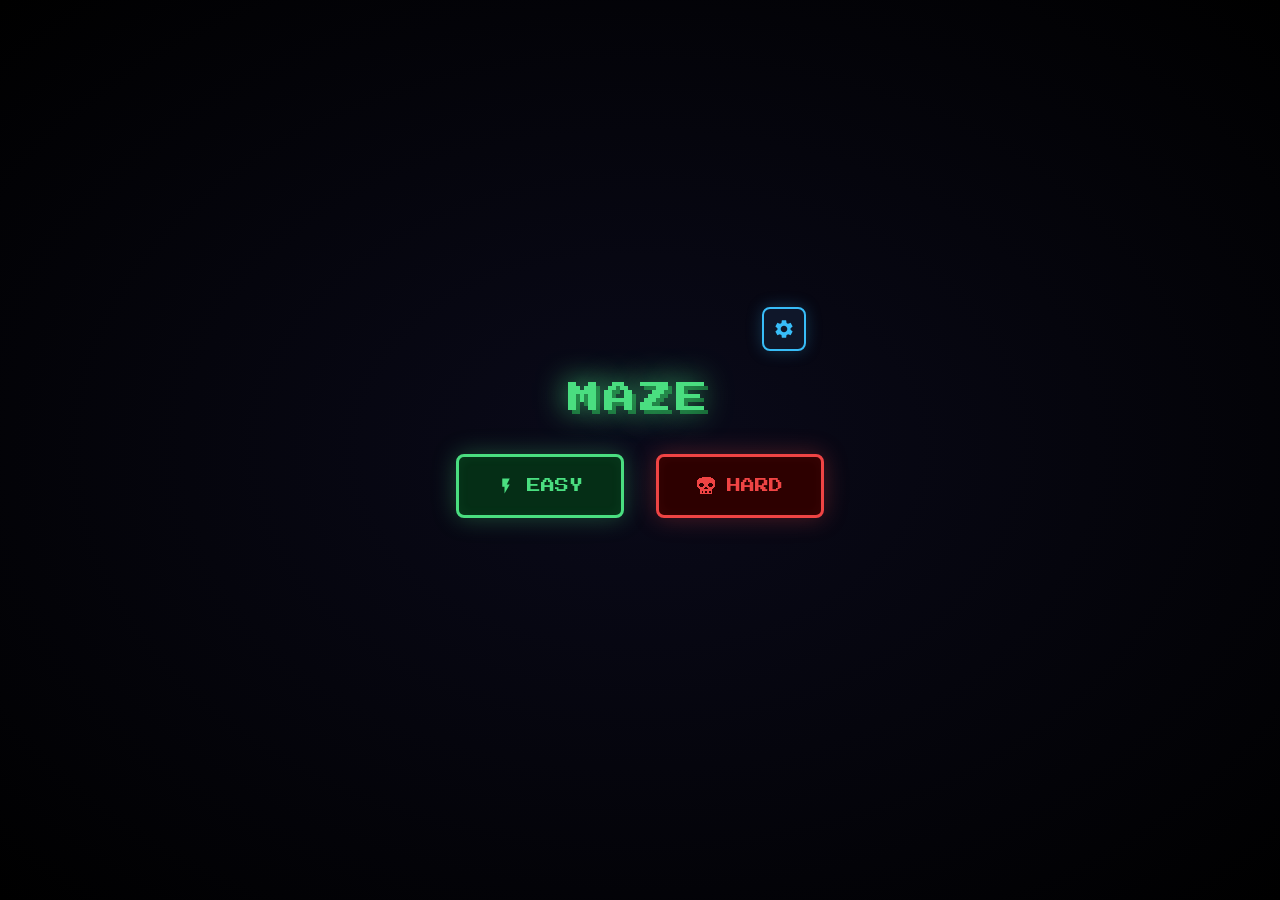
<file: games/maze/game.html>
<!DOCTYPE html>
<html lang="en">
<head>
<meta charset="UTF-8"/>
<meta name="viewport" content="width=device-width,initial-scale=1.0,maximum-scale=1.0,user-scalable=no,viewport-fit=cover"/>
<title>Maze</title>
<link href="https://fonts.googleapis.com/css2?family=Press+Start+2P&display=swap" rel="stylesheet">

<style>
*{margin:0;padding:0;box-sizing:border-box}
html,body{overflow:hidden;background:#000;font-family:'Press Start 2P',monospace;touch-action:none;-webkit-touch-callout:none;-webkit-user-select:none;user-select:none;overscroll-behavior:none}

#touch-controls{position:fixed;inset:0;pointer-events:none;z-index:200;display:none;touch-action:none}
#joystick-base{
  position:absolute;left:34px;bottom:34px;width:120px;height:120px;border-radius:50%;
  background:rgba(18,18,24,0.65);border:3px solid rgba(74,222,128,0.45);
  display:block;pointer-events:none;touch-action:none;will-change:left,top,transform;
  box-shadow:0 0 20px rgba(0,0,0,0.6), inset 0 0 15px rgba(74,222,128,0.08);
  backdrop-filter:blur(4px);
  transition:border-color .15s, box-shadow .15s, opacity .15s;
}
#joystick-base.active{
  border-color:rgba(74,222,128,0.85);
  box-shadow:0 0 25px rgba(74,222,128,0.4), inset 0 0 15px rgba(74,222,128,0.2);
}
#joystick-base::before{
  content:'';position:absolute;inset:18px;border-radius:50%;
  border:1px dashed rgba(74,222,128,0.25);pointer-events:none;
}
#joystick-knob{
  position:absolute;width:50px;height:50px;border-radius:50%;
  background:rgba(74,222,128,0.6);border:3px solid #4ade80;
  top:50%;left:50%;transform:translate(-50%,-50%);pointer-events:none;will-change:transform;
  box-shadow:0 0 12px rgba(74,222,128,0.6);
  transition:box-shadow .15s, background .15s;
}
#joystick-knob.sprint{
  background:rgba(74,222,128,0.95);
  box-shadow:0 0 20px #4ade80, inset 0 0 10px #ffffff;
  border-color:#ffffff;
}
#touch-jump-btn{
  position:absolute;right:26px;bottom:30px;width:72px;height:72px;border-radius:50%;
  background:rgba(18,18,24,0.75);border:3px solid #4ade80;color:#4ade80;
  display:flex;align-items:center;justify-content:center;
  pointer-events:auto;touch-action:none;user-select:none;-webkit-user-select:none;
  box-shadow:0 0 20px rgba(74,222,128,0.25);cursor:pointer;
  transition:background 0.1s, transform 0.1s;
}
#touch-jump-btn:active, #touch-jump-btn.active{
  background:rgba(74,222,128,0.35);transform:scale(0.92);
}
#touch-pause-btn{
  position:absolute;top:14px;right:14px;width:46px;height:46px;border-radius:10px;
  background:rgba(18,18,24,0.75);border:2px solid #4ade80;color:#4ade80;
  display:flex;align-items:center;justify-content:center;
  pointer-events:auto;touch-action:none;user-select:none;-webkit-user-select:none;
  box-shadow:0 0 16px rgba(74,222,128,0.25);cursor:pointer;
  transition:background 0.1s, transform 0.1s;
}
#touch-pause-btn:active{
  background:rgba(74,222,128,0.35);transform:scale(0.92);
}
canvas{display:block;touch-action:none}
#crosshair{position:fixed;top:50%;left:50%;transform:translate(-50%,-50%);width:26px;height:26px;pointer-events:none;z-index:100;display:block}
#crosshair::before,#crosshair::after{content:'';position:absolute;background:rgba(255,255,255,.9)}
#crosshair::before{width:2px;height:26px;left:12px;top:0}
#crosshair::after{width:26px;height:2px;top:12px;left:0}
#live-hud-badge{
  position:fixed;top:12px;left:50%;transform:translateX(-50%);
  display:none;flex-direction:row;align-items:center;justify-content:center;
  gap:12px;white-space:nowrap;flex-wrap:nowrap;
  background:rgba(18,18,24,0.92);padding:7px 16px;border-radius:8px;
  border:2px solid rgba(74,222,128,0.45);box-shadow:0 4px 20px rgba(0,0,0,0.7);
  font-family:'Press Start 2P',monospace;font-size:9px;color:#fff;
  z-index:350;pointer-events:none;letter-spacing:1px;
}
#live-hud-badge *{white-space:nowrap;}
.hud-item{display:inline-flex;align-items:center;gap:7px;white-space:nowrap;line-height:1;}
.hud-icon{font-size:11px;line-height:1;display:inline-block;vertical-align:middle;}
#hud-stage{color:#facc15;line-height:1;}
#hud-timer{color:#4ade80;line-height:1;}
#hud-deaths{color:#f87171;line-height:1;}
.hud-sep{color:rgba(255,255,255,0.3);font-size:8px;line-height:1;user-select:none;}
#hud{position:fixed;bottom:0;left:0;right:0;display:flex;flex-direction:column;align-items:center;padding-bottom:10px;z-index:100;pointer-events:none}
#hearts{display:flex;gap:4px;margin-bottom:12px}
.heart{width:27px;height:27px}
.heart svg{width:27px;height:27px}
#debug{position:fixed;top:8px;left:8px;font-family:monospace;font-size:11px;color:#fff;background:rgba(0,0,0,.55);padding:6px 10px;border-radius:4px;z-index:90;display:none;line-height:1.6}
#fps-badge{
  position:fixed;top:12px;left:12px;
  font-family:'Press Start 2P',monospace;font-size:9px;color:#4ade80;
  background:rgba(18,18,24,0.92);padding:7px 11px;border-radius:6px;
  border:2px solid rgba(74,222,128,0.4);box-shadow:0 4px 15px rgba(0,0,0,0.6);
  z-index:350;pointer-events:none;letter-spacing:1px;white-space:nowrap;
}

.retro-switch{
  position:relative;
  width:46px;
  height:24px;
  background:#475569;
  border:2px solid #334155;
  border-radius:999px;
  cursor:pointer;
  transition:background 0.2s ease, border-color 0.2s ease, box-shadow 0.2s ease;
  user-select:none;
  -webkit-user-select:none;
  display:inline-block;
  flex-shrink:0;
  box-shadow:inset 0 1px 3px rgba(0,0,0,0.4);
  box-sizing:border-box;
  vertical-align:middle;
}
.retro-switch.on{
  background:#22c55e;
  border-color:#16a34a;
  box-shadow:0 0 12px rgba(34,197,94,0.35), inset 0 1px 2px rgba(0,0,0,0.2);
}
.retro-switch-knob{
  position:absolute;
  top:1px;
  left:2px;
  width:18px;
  height:18px;
  background:#ffffff;
  border-radius:50%;
  transition:transform 0.2s cubic-bezier(0.4, 0, 0.2, 1);
  box-shadow:0 2px 4px rgba(0,0,0,0.45);
}
.retro-switch.on .retro-switch-knob{
  transform:translateX(20px);
}
.retro-switch:hover{
  filter:brightness(1.08);
}
.retro-switch:focus-visible{
  outline:2px solid #38bdf8;
  outline-offset:2px;
}


@media (max-width: 950px), (max-height: 550px){
  #fps-badge{
    top:18px !important;left:auto !important;right:68px !important;
    padding:5px 9px !important;font-size:8px !important;border-radius:6px !important;
  }
  #live-hud-badge{
    top:10px !important;padding:6px 12px !important;gap:8px !important;font-size:8px !important;border-radius:6px !important;
    max-width:calc(100vw - 160px) !important;
  }
  .hud-item{gap:4px !important;}
  .hud-icon{font-size:9px !important;}
  .hud-sep{font-size:7px !important;}

  #difficulty-screen{
    padding:10px !important;overflow-y:auto !important;-webkit-overflow-scrolling:touch !important;
  }
  #difficulty-screen .menu-content-wrap{
    max-height:94vh !important;
  }
  #btn-settings{
    top:-46px !important;right:0px !important;width:38px !important;height:38px !important;font-size:14px !important;
  }
  #project-title{
    font-size:22px !important;margin-bottom:18px !important;margin-top:10px !important;
  }
  #btn-easy, #btn-hard{
    padding:12px 24px !important;font-size:11px !important;
  }
  #difficulty-screen .btn-diff-group{
    gap:16px !important;
  }
  #resume-container{
    margin-top:14px !important;font-size:10px !important;
  }

  #pause-menu{
    padding:8px !important;overflow-y:auto !important;-webkit-overflow-scrolling:touch !important;
  }
  #pause-menu-card{
    width:320px !important;max-width:92vw !important;max-height:94vh !important;
    overflow-y:auto !important;padding:14px 18px !important;gap:10px !important;border-radius:10px !important;
  }
  #pause-menu-card > div:first-child{
    font-size:14px !important;margin-bottom:2px !important;
  }
  #pause-menu-card button{
    padding:9px 12px !important;font-size:9px !important;
  }

  #settings-modal{
    padding:8px !important;overflow-y:auto !important;-webkit-overflow-scrolling:touch !important;
  }
  #settings-modal-card{
    width:340px !important;max-width:92vw !important;max-height:94vh !important;
    overflow-y:auto !important;padding:14px 16px !important;gap:10px !important;border-radius:10px !important;
  }
  #settings-modal-card .settings-header{
    padding-bottom:8px !important;
  }
  #settings-modal-card button#btn-settings-close{
    margin-top:6px !important;padding:9px !important;
  }

  #gameover{
    padding:10px !important;overflow-y:auto !important;-webkit-overflow-scrolling:touch !important;
  }
  #gameover h1{
    font-size:26px !important;margin-bottom:14px !important;letter-spacing:3px !important;
  }
  .rip-btn-group{
    gap:8px !important;max-height:82vh !important;
  }
  .rip-btn{
    padding:10px 14px !important;font-size:8px !important;
  }
}

body.is-mobile #fps-badge{
  top:18px !important;left:auto !important;right:68px !important;
  padding:5px 9px !important;font-size:8px !important;border-radius:6px !important;
}
body.is-mobile #live-hud-badge{
  top:10px !important;padding:6px 12px !important;gap:8px !important;font-size:8px !important;border-radius:6px !important;
  max-width:calc(100vw - 160px) !important;
}
body.is-mobile .hud-item{gap:4px !important;}
body.is-mobile .hud-icon{font-size:9px !important;}
body.is-mobile .hud-sep{font-size:7px !important;}
body.is-mobile #difficulty-screen{
  padding:10px !important;overflow-y:auto !important;-webkit-overflow-scrolling:touch !important;
}
body.is-mobile #difficulty-screen .menu-content-wrap{
  max-height:94vh !important;
}
body.is-mobile #btn-settings{
  top:-46px !important;right:0px !important;width:38px !important;height:38px !important;font-size:14px !important;
}
body.is-mobile #project-title{
  font-size:22px !important;margin-bottom:18px !important;margin-top:10px !important;
}
body.is-mobile #btn-easy, body.is-mobile #btn-hard{
  padding:12px 24px !important;font-size:11px !important;
}
body.is-mobile #difficulty-screen .btn-diff-group{
  gap:16px !important;
}
body.is-mobile #pause-menu{
  padding:8px !important;overflow-y:auto !important;-webkit-overflow-scrolling:touch !important;
}
body.is-mobile #pause-menu-card{
  width:320px !important;max-width:92vw !important;max-height:94vh !important;
  overflow-y:auto !important;padding:14px 18px !important;gap:10px !important;border-radius:10px !important;
}
body.is-mobile #pause-menu-card > div:first-child{
  font-size:14px !important;margin-bottom:2px !important;
}
body.is-mobile #pause-menu-card button{
  padding:9px 12px !important;font-size:9px !important;
}
body.is-mobile #settings-modal{
  padding:8px !important;overflow-y:auto !important;-webkit-overflow-scrolling:touch !important;
}
body.is-mobile #settings-modal-card{
  width:340px !important;max-width:92vw !important;max-height:94vh !important;
  overflow-y:auto !important;padding:14px 16px !important;gap:10px !important;border-radius:10px !important;
}
body.is-mobile #settings-modal-card .settings-header{
  padding-bottom:8px !important;
}
body.is-mobile #settings-modal-card button#btn-settings-close{
  margin-top:6px !important;padding:9px !important;
}
body.is-mobile #gameover{
  padding:10px !important;overflow-y:auto !important;-webkit-overflow-scrolling:touch !important;
}
body.is-mobile #gameover h1{
  font-size:26px !important;margin-bottom:14px !important;letter-spacing:3px !important;
}
body.is-mobile .rip-btn-group{
  gap:8px !important;max-height:82vh !important;
}
body.is-mobile .rip-btn{
  padding:10px 14px !important;font-size:8px !important;
}
#gameover{
  position:fixed;inset:0;display:none;flex-direction:column;align-items:center;justify-content:center;
  background:radial-gradient(ellipse at center,rgba(30,0,0,0.92) 0%,rgba(10,0,0,0.98) 100%);
  z-index:900;backdrop-filter:blur(6px);
}
#gameover h1{
  font-family:'Press Start 2P',monospace;font-size:48px;color:#ef4444;
  text-shadow:4px 4px 0 #450a0a, 0 0 35px rgba(239,68,68,0.6);
  margin-bottom:28px;letter-spacing:6px;
}
.rip-btn-group{display:flex;flex-direction:column;gap:12px;width:90%;max-width:440px}
.rip-btn{
  background:#1e1e28;color:#f3f4f6;border:2px solid #374151;border-radius:6px;
  padding:14px 18px;font-family:'Press Start 2P',monospace;font-size:9px;
  cursor:pointer;transition:all .15s;line-height:1;
  box-shadow:0 4px 14px rgba(0,0,0,0.5);
  display:flex;align-items:center;justify-content:center;gap:12px;
  width:100%;box-sizing:border-box;
}
.rip-btn svg{
  flex-shrink:0;display:block;
}
.rip-btn:hover{background:#2e3040;border-color:#4ade80;transform:translateY(-1px);color:#fff}
.rip-btn:active{transform:translateY(1px)}
.rip-btn-primary{background:#064e3b;border-color:#10b981;color:#6ee7b7}
.rip-btn-primary:hover{background:#047857;border-color:#34d399;color:#fff}
.rip-btn-secondary{background:#1e3a8a;border-color:#3b82f6;color:#93c5fd}
.rip-btn-secondary:hover{background:#2563eb;border-color:#60a5fa;color:#fff}
#dmgflash{position:fixed;inset:0;background:rgba(255,0,0,.35);z-index:150;pointer-events:none;opacity:0;transition:opacity .15s}
#hidden-file-input{display:none}
#checkpoint-banner{
  position:fixed;top:40%;left:50%;transform:translate(-50%,-50%);
  display:none;flex-direction:column;align-items:center;justify-content:center;
  text-align:center;pointer-events:none;z-index:350;
  opacity:0;transition:opacity 0.4s ease-in-out, transform 0.4s ease-out;
}
#checkpoint-banner.show{
  display:flex;opacity:1;transform:translate(-50%,-50%) scale(1.04);
}
#checkpoint-banner h1{
  font-family:'Press Start 2P',monospace;
  font-size:36px;color:#4ade80;
  text-shadow:4px 4px 0 #166534,0 0 35px rgba(74,222,128,.4);
  margin-bottom:16px;letter-spacing:2px;text-align:center;
}
#checkpoint-banner .sub{
  font-family:'Press Start 2P',monospace;
  font-size:12px;color:#fbbf24;
  letter-spacing:1px;line-height:2.0;text-align:center;
  text-shadow:2px 2px 0 #000;
}
</style>
</head>
<body>

<div id="difficulty-screen" style="
  position:fixed;inset:0;z-index:999;display:flex;flex-direction:column;
  align-items:center;justify-content:center;
  background:radial-gradient(ellipse at center,#0a0a1a 0%,#000 100%);
  font-family:'Press Start 2P',monospace;">
  <div class="menu-content-wrap" style="position:relative;display:flex;flex-direction:column;align-items:center;max-width:94vw;">
    <button id="btn-settings" title="Settings" style="
      position:absolute;top:-75px;right:18px;
      background:#0f172a;border:2px solid #38bdf8;color:#38bdf8;
      font-family:'Press Start 2P',monospace;font-size:16px;
      width:44px;height:44px;border-radius:8px;cursor:pointer;
      box-shadow:0 0 16px rgba(56,189,248,0.25);
      display:flex;align-items:center;justify-content:center;
      transition:all .15s;z-index:10;"><svg width="22" height="22" viewBox="0 0 24 24" fill="currentColor" style="display:block;"><path d="M19.14 12.94c.04-.3.06-.61.06-.94 0-.32-.02-.64-.07-.94l2.03-1.58a.49.49 0 0 0 .12-.61l-1.92-3.32a.488.488 0 0 0-.59-.22l-2.39.96c-.5-.38-1.03-.7-1.62-.94l-.36-2.54a.484.484 0 0 0-.48-.41h-3.84c-.24 0-.43.17-.47.41l-.36 2.54c-.59.24-1.13.57-1.62.94l-2.39-.96c-.22-.08-.47 0-.59.22L2.74 8.87c-.12.21-.08.47.12.61l2.03 1.58c-.05.3-.09.63-.09.94s.02.64.07.94l-2.03 1.58a.49.49 0 0 0-.12.61l1.92 3.32c.12.22.37.29.59.22l2.39-.96c.5.38 1.03.7 1.62.94l.36 2.54c.05.24.24.41.48.41h3.84c.24 0 .44-.17.47-.41l.36-2.54c.59-.24 1.13-.56 1.62-.94l2.39.96c.22.08.47 0 .59-.22l1.92-3.32c.12-.22.07-.47-.12-.61l-2.01-1.58zM12 15.6c-1.98 0-3.6-1.62-3.6-3.6s1.62-3.6 3.6-3.6 3.6 1.62 3.6 3.6-1.62 3.6-3.6 3.6z"/></svg></button>
    <div id="project-title" style="color:#4ade80;font-size:32px;text-shadow:0 0 30px #4ade80,4px 4px 0 #166534;margin-bottom:40px;letter-spacing:4px;">MAZE 3D: ESCAPE</div>
    <div class="btn-diff-group" style="display:flex;gap:32px;flex-wrap:wrap;justify-content:center;">
      <button id="btn-easy" style="
        background:#052e16;border:3px solid #4ade80;color:#4ade80;
        font-family:'Press Start 2P',monospace;font-size:14px;
        padding:20px 38px;border-radius:8px;cursor:pointer;
        box-shadow:0 0 24px rgba(74,222,128,0.3),inset 0 0 12px rgba(74,222,128,0.07);
        transition:all .15s;display:inline-flex;align-items:center;justify-content:center;gap:12px;line-height:1;"><svg width="18" height="18" viewBox="0 0 24 24" fill="currentColor" style="display:block;"><path d="M7 2v11h3v9l7-12h-4l4-8z"/></svg><span>EASY</span></button>
      <button id="btn-hard" style="
        background:#2d0000;border:3px solid #ef4444;color:#ef4444;
        font-family:'Press Start 2P',monospace;font-size:14px;
        padding:20px 38px;border-radius:8px;cursor:pointer;
        box-shadow:0 0 24px rgba(239,68,68,0.3),inset 0 0 12px rgba(239,68,68,0.07);
        transition:all .15s;display:inline-flex;align-items:center;justify-content:center;gap:12px;line-height:1;"><svg width="18" height="18" viewBox="0 0 16 16" fill="currentColor" style="display:block;" shape-rendering="crispEdges"><path d="M4,0h8v1h-8zM2,1h12v1h-12zM1,2h14v1h-14zM0,3h16v1h-16zM0,4h16v1h-16zM0,5h3v1h-3zM5,5h6v1h-6zM13,5h3v1h-3zM0,6h2v1h-2zM6,6h4v1h-4zM14,6h2v1h-2zM0,7h2v1h-2zM6,7h4v1h-4zM14,7h2v1h-2zM0,8h3v1h-3zM5,8h6v1h-6zM13,8h3v1h-3zM1,9h6v1h-6zM9,9h6v1h-6zM2,10h4v1h-4zM10,10h4v1h-4zM3,11h10v1h-10zM3,12h1v1h-1zM5,12h2v1h-2zM9,12h2v1h-2zM12,12h1v1h-1zM3,13h1v1h-1zM5,13h2v1h-2zM9,13h2v1h-2zM12,13h1v1h-1zM3,14h10v1h-10z"/></svg><span>HARD</span></button>
    </div>
    <div id="resume-container" style="margin-top:28px;display:none;"></div>
  </div>
</div>
<div id="settings-modal" style="
  display:none;position:fixed;inset:0;z-index:1000;
  align-items:center;justify-content:center;
  background:rgba(0,0,0,0.85);backdrop-filter:blur(6px);
  font-family:'Press Start 2P',monospace;">
  <div id="settings-modal-card" style="
    width:420px;max-width:92vw;background:#0f172a;border:3px solid #38bdf8;
    border-radius:12px;padding:24px;box-shadow:0 0 35px rgba(56,189,248,0.4);
    display:flex;flex-direction:column;gap:18px;color:#f8fafc;">
    <div class="settings-header" style="display:flex;justify-content:space-between;align-items:center;border-bottom:2px solid #1e293b;padding-bottom:12px;">
      <span style="font-size:14px;color:#38bdf8;letter-spacing:1px;"><svg width="16" height="16" viewBox="0 0 24 24" fill="currentColor" style="display:inline-block;vertical-align:middle;margin-right:8px;"><path d="M19.14 12.94c.04-.3.06-.61.06-.94 0-.32-.02-.64-.07-.94l2.03-1.58a.49.49 0 0 0 .12-.61l-1.92-3.32a.488.488 0 0 0-.59-.22l-2.39.96c-.5-.38-1.03-.7-1.62-.94l-.36-2.54a.484.484 0 0 0-.48-.41h-3.84c-.24 0-.43.17-.47.41l-.36 2.54c-.59.24-1.13.57-1.62.94l-2.39-.96c-.22-.08-.47 0-.59.22L2.74 8.87c-.12.21-.08.47.12.61l2.03 1.58c-.05.3-.09.63-.09.94s.02.64.07.94l-2.03 1.58a.49.49 0 0 0-.12.61l1.92 3.32c.12.22.37.29.59.22l2.39-.96c.5.38 1.03.7 1.62.94l.36 2.54c.05.24.24.41.48.41h3.84c.24 0 .44-.17.47-.41l.36-2.54c.59-.24 1.13-.56 1.62-.94l2.39.96c.22.08.47 0 .59-.22l1.92-3.32c.12-.22.07-.47-.12-.61l-2.01-1.58zM12 15.6c-1.98 0-3.6-1.62-3.6-3.6s1.62-3.6 3.6-3.6 3.6 1.62 3.6 3.6-1.62 3.6-3.6 3.6z"/></svg>SETTINGS</span>
      <button id="btn-settings-x" style="background:none;border:none;color:#94a3b8;font-size:18px;cursor:pointer;line-height:1;font-family:monospace;font-weight:bold;">&times;</button>
    </div>
    <div style="display:flex;flex-direction:column;gap:8px;">
      <div style="display:flex;justify-content:space-between;font-size:9px;color:#94a3b8;">
        <span>CAMERA SENSITIVITY</span>
        <span id="setting-sens-val" style="color:#4ade80;">1.0x</span>
      </div>
      <input type="range" id="setting-sens-slider" min="0.2" max="3.0" step="0.1" value="1.0" style="
        width:100%;accent-color:#4ade80;cursor:pointer;height:24px;">
    </div>
    <div style="display:flex;flex-direction:column;gap:10px;border-top:1px solid #1e293b;padding-top:14px;">
      <div style="display:flex;justify-content:space-between;align-items:center;">
        <span style="font-size:9px;color:#94a3b8;">SOUND EFFECTS</span>
        <div id="setting-sfx-toggle" class="retro-switch on" role="switch" aria-checked="true" tabindex="0" title="Toggle Sound Effects">
          <div class="retro-switch-knob"></div>
        </div>
      </div>
      <div style="display:flex;justify-content:space-between;font-size:9px;color:#94a3b8;margin-top:4px;">
        <span>SFX VOLUME</span>
        <span id="setting-sfx-val" style="color:#4ade80;">80%</span>
      </div>
      <input type="range" id="setting-sfx-slider" min="0" max="100" step="5" value="80" style="
        width:100%;accent-color:#4ade80;cursor:pointer;height:24px;">
    </div>
    <div style="display:flex;justify-content:space-between;align-items:center;border-top:1px solid #1e293b;padding-top:14px;">
      <span style="font-size:9px;color:#94a3b8;">SHOW FPS</span>
      <div id="setting-fps-toggle" class="retro-switch on" role="switch" aria-checked="true" tabindex="0" title="Toggle FPS Display">
        <div class="retro-switch-knob"></div>
      </div>
    </div>
    <button id="btn-settings-close" style="
      margin-top:10px;background:#1e293b;border:2px solid #38bdf8;color:#38bdf8;
      font-family:'Press Start 2P',monospace;font-size:10px;padding:12px;
      border-radius:6px;cursor:pointer;letter-spacing:1px;transition:all .15s;">
      DONE
    </button>
  </div>
</div>
<div id="pause-menu" style="
  display:none;position:fixed;inset:0;z-index:998;
  align-items:center;justify-content:center;
  background:rgba(0,0,0,0.8);backdrop-filter:blur(6px);
  font-family:'Press Start 2P',monospace;">
  <div id="pause-menu-card" style="
    width:380px;max-width:90vw;background:linear-gradient(180deg,#111827,#0a0f1d);
    border:3px solid #4ade80;border-radius:12px;padding:30px 24px;
    box-shadow:0 0 35px rgba(74,222,128,0.35);
    display:flex;flex-direction:column;align-items:center;gap:16px;">
    <div style="color:#4ade80;font-size:18px;letter-spacing:2px;text-shadow:0 0 15px rgba(74,222,128,0.6);margin-bottom:8px;">
      PAUSED
    </div>
    <button id="btn-pause-resume" style="
      width:100%;background:#052e16;border:2px solid #4ade80;color:#4ade80;
      font-family:'Press Start 2P',monospace;font-size:12px;padding:14px;
      border-radius:6px;cursor:pointer;transition:all .15s;box-shadow:0 0 12px rgba(74,222,128,0.2);;display:flex;align-items:center;justify-content:center;gap:12px;box-sizing:border-box;line-height:1;"><svg width="16" height="16" viewBox="0 0 24 24" fill="currentColor" style="display:block;"><polygon points="6,4 20,12 6,20"/></svg><span>RESUME</span></button>
    <button id="btn-pause-settings" style="
      width:100%;background:#0f172a;border:2px solid #38bdf8;color:#38bdf8;
      font-family:'Press Start 2P',monospace;font-size:11px;padding:13px;
      border-radius:6px;cursor:pointer;transition:all .15s;box-shadow:0 0 12px rgba(56,189,248,0.2);;display:flex;align-items:center;justify-content:center;gap:12px;box-sizing:border-box;line-height:1;"><svg width="16" height="16" viewBox="0 0 24 24" fill="currentColor" style="display:block;"><path d="M19.14 12.94c.04-.3.06-.61.06-.94 0-.32-.02-.64-.07-.94l2.03-1.58a.49.49 0 0 0 .12-.61l-1.92-3.32a.488.488 0 0 0-.59-.22l-2.39.96c-.5-.38-1.03-.7-1.62-.94l-.36-2.54a.484.484 0 0 0-.48-.41h-3.84c-.24 0-.43.17-.47.41l-.36 2.54c-.59.24-1.13.57-1.62.94l-2.39-.96c-.22-.08-.47 0-.59.22L2.74 8.87c-.12.21-.08.47.12.61l2.03 1.58c-.05.3-.09.63-.09.94s.02.64.07.94l-2.03 1.58a.49.49 0 0 0-.12.61l1.92 3.32c.12.22.37.29.59.22l2.39-.96c.5.38 1.03.7 1.62.94l.36 2.54c.05.24.24.41.48.41h3.84c.24 0 .44-.17.47-.41l.36-2.54c.59-.24 1.13-.56 1.62-.94l2.39.96c.22.08.47 0 .59-.22l1.92-3.32c.12-.22.07-.47-.12-.61l-2.01-1.58zM12 15.6c-1.98 0-3.6-1.62-3.6-3.6s1.62-3.6 3.6-3.6 3.6 1.62 3.6 3.6-1.62 3.6-3.6 3.6z"/></svg><span>SETTINGS</span></button>
    <button id="btn-pause-restart" style="
      width:100%;background:#1e1b4b;border:2px solid #818cf8;color:#c7d2fe;
      font-family:'Press Start 2P',monospace;font-size:10px;padding:12px;
      border-radius:6px;cursor:pointer;transition:all .15s;;display:flex;align-items:center;justify-content:center;gap:12px;box-sizing:border-box;line-height:1;"><svg width="16" height="16" viewBox="0 0 24 24" fill="none" stroke="currentColor" stroke-width="2.5" stroke-linecap="round" stroke-linejoin="round" style="display:block;"><path d="M21.5 2v6h-6M21.34 15.57a10 10 0 1 1-.57-8.38l5.67-5.19"/></svg><span>RESTART RUN</span></button>
    <button id="btn-pause-quit" style="
      width:100%;background:#1f2937;border:2px solid #64748b;color:#cbd5e1;
      font-family:'Press Start 2P',monospace;font-size:10px;padding:12px;
      border-radius:6px;cursor:pointer;transition:all .15s;;display:flex;align-items:center;justify-content:center;gap:12px;box-sizing:border-box;line-height:1;"><svg width="16" height="16" viewBox="0 0 24 24" fill="currentColor" style="display:block;"><path d="M10 20v-6h4v6h5v-8h3L12 3 2 12h3v8z"/></svg><span>MAIN MENU</span></button>
  </div>
</div>
<div id="fps-badge">FPS: --</div>
<div id="checkpoint-banner">
  <h1 id="cp-title"></h1>
  <div id="cp-sub" class="sub"></div>
</div>
<div id="crosshair"></div>
<div id="hud">
  <div id="hearts"></div>
</div>
<div id="debug"></div>

<div id="touch-controls">
  <div id="joystick-base"><div id="joystick-knob"></div></div>
  <div id="touch-jump-btn"><svg width="34" height="34" viewBox="0 0 24 24" fill="currentColor" style="display:block;pointer-events:none;"><polygon points="12,4 2,20 22,20"/></svg></div>
  <div id="touch-pause-btn"><svg width="20" height="20" viewBox="0 0 24 24" fill="currentColor" style="display:block;pointer-events:none;"><rect x="5" y="4" width="4.5" height="16" rx="1.5"/><rect x="14.5" y="4" width="4.5" height="16" rx="1.5"/></svg></div>
</div>
<div id="live-hud-badge">
  <span class="hud-item"><span class="hud-icon"><svg width="14" height="14" viewBox="0 0 24 24" fill="#38bdf8" style="display:inline-block;vertical-align:middle;"><path d="M12 2C8.13 2 5 5.13 5 9c0 5.25 7 13 7 13s7-7.75 7-13c0-3.87-3.13-7-7-7zm0 9.5c-1.38 0-2.5-1.12-2.5-2.5s1.12-2.5 2.5-2.5 2.5 1.12 2.5 2.5-1.12 2.5-2.5 2.5z"/></svg></span><span id="hud-stage">STAGE 1</span></span>
  <span class="hud-sep">•</span>
  <span class="hud-item"><span class="hud-icon"><svg width="14" height="14" viewBox="0 0 24 24" fill="none" stroke="#facc15" stroke-width="2.2" stroke-linecap="round" stroke-linejoin="round" style="display:inline-block;vertical-align:middle;"><circle cx="12" cy="13" r="8"/><path d="M12 9v4l2.5 2.5M10 2h4M12 2v3"/></svg></span><span id="hud-timer">00:00</span></span>
  <span class="hud-sep">•</span>
  <span class="hud-item"><span class="hud-icon"><svg width="14" height="14" viewBox="0 0 16 16" fill="#ef4444" style="display:block;" shape-rendering="crispEdges"><path d="M4,0h8v1h-8zM2,1h12v1h-12zM1,2h14v1h-14zM0,3h16v1h-16zM0,4h16v1h-16zM0,5h3v1h-3zM5,5h6v1h-6zM13,5h3v1h-3zM0,6h2v1h-2zM6,6h4v1h-4zM14,6h2v1h-2zM0,7h2v1h-2zM6,7h4v1h-4zM14,7h2v1h-2zM0,8h3v1h-3zM5,8h6v1h-6zM13,8h3v1h-3zM1,9h6v1h-6zM9,9h6v1h-6zM2,10h4v1h-4zM10,10h4v1h-4zM3,11h10v1h-10zM3,12h1v1h-1zM5,12h2v1h-2zM9,12h2v1h-2zM12,12h1v1h-1zM3,13h1v1h-1zM5,13h2v1h-2zM9,13h2v1h-2zM12,13h1v1h-1zM3,14h10v1h-10z"/></svg></span><span id="hud-deaths">0</span></span>
</div>
<div id="gameover">
  <h1>R.I.P.</h1>
  <div class="rip-btn-group">
    <button id="btn-rip-revive-spot" class="rip-btn" style="display:none;border:3px solid #39ff14;color:#39ff14;box-shadow:0 0 16px rgba(57,255,20,0.3);margin-bottom:6px;"><svg width="18" height="18" viewBox="0 0 24 24" fill="currentColor" style="display:block;"><path d="M21 3H3c-1.1 0-2 .9-2 2v12c0 1.1.9 2 2 2h5v2h8v-2h5c1.1 0 1.99-.9 1.99-2L23 5c0-1.1-.9-2-2-2zm0 14H3V5h18v12zm-11-2l6-4-6-4v8z"/></svg><span>REVIVE ON SPOT (FULL HP)</span></button>
    <button id="btn-rip-respawn" class="rip-btn rip-btn-primary"><svg width="18" height="18" viewBox="0 0 24 24" fill="none" stroke="currentColor" stroke-width="2.5" stroke-linecap="round" stroke-linejoin="round" style="display:block;"><path d="M21.5 2v6h-6M21.34 15.57a10 10 0 1 1-.57-8.38l5.67-5.19"/></svg><span>RESPAWN AT CHECKPOINT</span></button>
    <button id="btn-rip-restart-clean" class="rip-btn"><svg width="18" height="18" viewBox="0 0 24 24" fill="currentColor" style="display:block;"><path d="M14.4 6L14 4H5v17h2v-7h5.6l.4 2h7V6h-5.6z"/></svg><span>RESTART (RESET ALL)</span></button>
    <button id="btn-rip-restart-stats" class="rip-btn"><svg width="18" height="18" viewBox="0 0 24 24" fill="none" stroke="currentColor" stroke-width="2.2" stroke-linecap="round" stroke-linejoin="round" style="display:block;"><circle cx="12" cy="13" r="8"/><path d="M12 9v4l2.5 2.5M10 2h4M12 2v3"/></svg><span>RESTART (KEEP STATS)</span></button>
    <button id="btn-rip-save-quit" class="rip-btn rip-btn-secondary"><svg width="18" height="18" viewBox="0 0 24 24" fill="currentColor" style="display:block;"><path d="M17 3H5a2 2 0 0 0-2 2v14a2 2 0 0 0 2 2h14a2 2 0 0 0 2-2V7l-4-4zm-5 16c-1.66 0-3-1.34-3-3s1.34-3 3-3 3 1.34 3 3-1.34 3-3 3zm3-10H5V5h10v4z"/></svg><span>SAVE &amp; QUIT TO MENU</span></button>
  </div>
</div>
<div id="dmgflash"></div>

<script src="three.min.js"></script>
<script>

var CGManager = {
    init: function() { return Promise.resolve(); },
    loadingStart: function() {},
    loadingStop: function() {},
    gameplayStart: function() {},
    gameplayStop: function() {},
    happyTime: function() {},
    recordPlayTime: function() {},
    resetPlayTime: function() {},
    requestMidgame: function(cb) { if(typeof cb === 'function') cb(); },
    requestRewarded: function(onReward, onDismiss) { if(typeof onReward === 'function') onReward(); },
    isAdPlaying: function() { return false; },
    isPlatformMuted: function() { return false; },
    setData: function() { return Promise.resolve(false); },
    getData: function() { return Promise.resolve(null); },
    removeData: function() { return Promise.resolve(false); }
};

var NAME_OF_PROJECT = "Maze";
var _projTitleEl = document.getElementById('project-title');
if(_projTitleEl) _projTitleEl.textContent = NAME_OF_PROJECT.toUpperCase();
var _projectSlug = "maze";
var SAVE_STORAGE_KEY = _projectSlug + '_save';
var BEST_TIME_PREFIX = _projectSlug + '_best_time_';
var ENABLE_REWARDED_REVIVE = false;

function saveProgressData(saveData) {
  var jsonStr = JSON.stringify(saveData);
  try { localStorage.setItem(SAVE_STORAGE_KEY, jsonStr); } catch(e){}
  try { CGManager.setData(SAVE_STORAGE_KEY, jsonStr); } catch(e){}
}

function clearProgressData() {
  try { localStorage.removeItem(SAVE_STORAGE_KEY); } catch(err){}
  try { CGManager.removeData(SAVE_STORAGE_KEY); } catch(err){}
}

var cameraSensitivity = 1.0;
var soundEffectsEnabled = true;
var soundEffectsVolume = 0.8;
var showFps = true;
try{
  var _sSens = localStorage.getItem('maze_cam_sens');
  if(_sSens !== null) cameraSensitivity = parseFloat(_sSens) || 1.0;
  var _sSfx = localStorage.getItem('maze_sfx_enabled');
  if(_sSfx !== null) soundEffectsEnabled = (_sSfx === '1');
  var _sVol = localStorage.getItem('maze_sfx_vol');
  if(_sVol !== null) soundEffectsVolume = parseFloat(_sVol) || 0.8;
  var _sFps = localStorage.getItem('maze_show_fps');
  if(_sFps !== null) showFps = (_sFps === '1');
}catch(e){}

var audioCtx = null;
var masterGain = null;
var sfxBuffers = {};
var _stepTimer = 0;
var _stepAlt = false;

var SFX_FILES = {
  jump: 'sfx/jump.ogg',
  land: 'sfx/land.ogg',
  hurt: 'sfx/hurt.wav',
  grass1: 'sfx/grass1.wav',
  grass2: 'sfx/grass2.wav',
  glass1: 'sfx/glass1.wav',
  glass2: 'sfx/glass2.wav',
  ice1: 'sfx/ice1.wav',
  ice2: 'sfx/ice2.wav',
  sand1: 'sfx/sand1.wav',
  sand2: 'sfx/sand2.wav',
  stone1: 'sfx/stone1.wav',
  stone2: 'sfx/stone2.wav',
  metal1: 'sfx/metal1.wav',
  metal2: 'sfx/metal2.wav',
  wood1: 'sfx/wood1.ogg',
  wood2: 'sfx/wood2.ogg',
  stalker_spot: 'sfx/stalker.wav',
  stalker_chase: 'sfx/chase.wav',
  checkpoint: 'sfx/checkpoint.wav',
  victory: 'sfx/victory.ogg',
  click: 'sfx/click.wav'
};

(async function boot(){
  await CGManager.init();
  CGManager.loadingStart();
  try {
    var cloudSave = await CGManager.getData(SAVE_STORAGE_KEY);
    if (cloudSave) {
      console.log("[CrazyGames Data Module] Cloud save loaded successfully.");
      localStorage.setItem(SAVE_STORAGE_KEY, cloudSave);
      if (typeof checkSavedGame === 'function') checkSavedGame();
    }
  } catch(e) {}
  if(typeof THREE==='undefined'){
    document.querySelector('.click-msg').textContent='Loading Three.js…';
    return setTimeout(boot,200);
  }
  startGame();
  CGManager.loadingStop();
})();

function startGame(){
try{ ensureAudio(); }catch(e){}

var origWarn=console.warn;
console.warn=function(){
  if(arguments[0]&&typeof arguments[0]==='string'&&arguments[0].indexOf('deprecated')!==-1) return;
  origWarn.apply(console,arguments);
};

var isTouchDevice = /Android|iPhone|iPad|iPod|Mobile/i.test(navigator.userAgent) || /[?&](mobile|touch)/i.test(location.search) || ('ontouchstart' in window) || (navigator.maxTouchPoints > 0);
if(isTouchDevice && document.body) document.body.classList.add('is-mobile');

class PLC extends THREE.EventDispatcher{
  constructor(cam,dom){
    super();this.cam=cam;this.dom=dom;this.isLocked=false;
    this.yaw=0;this.pitch=0;var s=this;
    this.cam.rotation.order='YXZ';

    document.addEventListener('mousemove',function(ev){
      if(!s.isLocked || isTouchDevice)return;
      var mx=ev.movementX||0;
      var my=ev.movementY||0;
      s.yaw-=mx*0.0022*cameraSensitivity;
      s.pitch-=my*0.0022*cameraSensitivity;
      s.pitch=Math.max(-1.55,Math.min(1.55,s.pitch));
      s.cam.rotation.set(s.pitch,s.yaw,0,'YXZ');
    });
    document.addEventListener('pointerlockchange',function(){
      if(isTouchDevice) return;
      s.isLocked=(document.pointerLockElement===s.dom);
      if(s.isLocked){
        s.cam.rotation.order='YXZ';
        s.pitch=s.cam.rotation.x;
        s.yaw=s.cam.rotation.y;
      }
      s.dispatchEvent({type:s.isLocked?'lock':'unlock'});
    });
  }
  lock(){
    if(isTouchDevice){
      this.isLocked=true;
      this.cam.rotation.order='YXZ';
      this.pitch=this.cam.rotation.x;
      this.yaw=this.cam.rotation.y;
      this.dispatchEvent({type:'lock'});
      return;
    }
    try{
      var p=this.dom.requestPointerLock({unadjustedMovement:true});
      if(p&&p.catch)p.catch(function(){});
    }catch(e){
      this.dom.requestPointerLock();
    }
  }
  unlock(){
    if(isTouchDevice){
      this.isLocked=false;
      this.dispatchEvent({type:'unlock'});
      return;
    }
    document.exitPointerLock();
  }
}

var ATLAS_SIZE = 256;
var TILE_SIZE = 16;
var atlasCanvas = document.createElement('canvas');
atlasCanvas.width = ATLAS_SIZE;
atlasCanvas.height = ATLAS_SIZE;
var actx = atlasCanvas.getContext('2d', { willReadFrequently: true });

var TEXTURE_NAMES = [
  'grass_top', 'grass_side', 'dirt', 'stone', 'sand', 'log_side',
  'log_top', 'planks', 'leaves', 'cobble', 'brick', 'glass',
  'water', 'bedrock', 'cactus_side', 'cactus_top', 'soulsand',
  'lava', 'ice', 'glowstone', 'obsidian', 'gold', 'bookshelf_side',
  'ladder', 'coal_ore', 'iron_ore', 'layer_clearer', 'billboard_screen'
];

var ATLAS_UVS = {};

function px(ctx, x, y, c) { ctx.fillStyle = c; ctx.fillRect(x, y, 1, 1); }

function drawTextureTile(name, ctx, ox, oy) {
  ctx.save();
  ctx.translate(ox, oy);
  ctx.beginPath();
  ctx.rect(0, 0, 16, 16);
  ctx.clip();

  switch (name) {
    case 'grass_top':
      ctx.fillStyle = '#469d34'; ctx.fillRect(0, 0, 16, 16);
      
      ctx.fillStyle = '#52b03e'; ctx.fillRect(0, 0, 16, 1); ctx.fillRect(0, 0, 1, 16);
      ctx.fillStyle = '#3a872a'; ctx.fillRect(0, 15, 16, 1); ctx.fillRect(15, 0, 1, 16);
      
      px(ctx, 3, 4, '#52b03e'); px(ctx, 4, 4, '#3a872a');
      px(ctx, 11, 3, '#52b03e'); px(ctx, 11, 4, '#3a872a');
      px(ctx, 6, 10, '#52b03e'); px(ctx, 7, 10, '#3a872a');
      px(ctx, 13, 11, '#52b03e'); px(ctx, 13, 12, '#3a872a');
      break;

    case 'grass_side':
      ctx.fillStyle = '#6b4b2c'; ctx.fillRect(0, 0, 16, 16);
      
      ctx.fillStyle = '#7a5733'; ctx.fillRect(0, 0, 1, 16);
      ctx.fillStyle = '#5c3f23'; ctx.fillRect(15, 0, 1, 16); ctx.fillRect(0, 15, 16, 1);
      
      px(ctx, 4, 7, '#5c3f23'); px(ctx, 11, 8, '#7a5733');
      px(ctx, 5, 12, '#7a5733'); px(ctx, 12, 13, '#5c3f23');
      
      ctx.fillStyle = '#469d34'; ctx.fillRect(0, 0, 16, 3);
      ctx.fillStyle = '#52b03e'; ctx.fillRect(0, 0, 16, 1);
      px(ctx, 2, 3, '#469d34'); px(ctx, 2, 4, '#3a872a');
      px(ctx, 7, 3, '#469d34'); px(ctx, 7, 4, '#3a872a');
      px(ctx, 12, 3, '#469d34'); px(ctx, 12, 4, '#3a872a');
      break;

    case 'dirt':
      ctx.fillStyle = '#6b4b2c'; ctx.fillRect(0, 0, 16, 16);
      
      ctx.fillStyle = '#7a5733'; ctx.fillRect(0, 0, 16, 1); ctx.fillRect(0, 0, 1, 16);
      ctx.fillStyle = '#5c3f23'; ctx.fillRect(0, 15, 16, 1); ctx.fillRect(15, 0, 1, 16);
      
      px(ctx, 4, 4, '#7a5733'); px(ctx, 5, 4, '#5c3f23');
      px(ctx, 11, 5, '#5c3f23');
      px(ctx, 4, 11, '#5c3f23');
      px(ctx, 11, 11, '#7a5733'); px(ctx, 12, 11, '#5c3f23');
      break;

    case 'stone':
      ctx.fillStyle = '#787878'; ctx.fillRect(0, 0, 16, 16);
      
      ctx.fillStyle = '#8a8a8a'; ctx.fillRect(0, 0, 16, 1); ctx.fillRect(0, 0, 1, 16);
      ctx.fillStyle = '#636363'; ctx.fillRect(0, 15, 16, 1); ctx.fillRect(15, 0, 1, 16);
      
      px(ctx, 4, 4, '#636363'); px(ctx, 5, 4, '#8a8a8a');
      px(ctx, 11, 5, '#636363');
      px(ctx, 5, 11, '#8a8a8a');
      px(ctx, 10, 11, '#636363'); px(ctx, 11, 11, '#8a8a8a');
      break;

    case 'sand':
      ctx.fillStyle = '#dbc88d'; ctx.fillRect(0, 0, 16, 16);
      ctx.fillStyle = '#e8d79f'; ctx.fillRect(0, 0, 16, 1); ctx.fillRect(0, 0, 1, 16);
      ctx.fillStyle = '#cbb87d'; ctx.fillRect(0, 15, 16, 1); ctx.fillRect(15, 0, 1, 16);
      px(ctx, 4, 4, '#cbb87d'); px(ctx, 11, 5, '#e8d79f');
      px(ctx, 5, 11, '#e8d79f'); px(ctx, 12, 11, '#cbb87d');
      break;

    case 'log_side':
      ctx.fillStyle = '#4a331c'; ctx.fillRect(0, 0, 16, 16);
      
      ctx.fillStyle = '#3a2612'; ctx.fillRect(0, 0, 1, 16); ctx.fillRect(5, 0, 1, 16); ctx.fillRect(11, 0, 1, 16);
      ctx.fillStyle = '#5c4125'; ctx.fillRect(1, 0, 1, 16); ctx.fillRect(6, 0, 1, 16); ctx.fillRect(12, 0, 1, 16);
      break;

    case 'log_top':
      ctx.fillStyle = '#a68551'; ctx.fillRect(0, 0, 16, 16);
      
      ctx.strokeStyle = '#3a2612'; ctx.lineWidth = 2; ctx.strokeRect(1, 1, 14, 14);
      
      ctx.strokeStyle = '#856434'; ctx.lineWidth = 1;
      ctx.beginPath(); ctx.arc(8, 8, 4.5, 0, Math.PI*2); ctx.stroke();
      px(ctx, 8, 8, '#5e431f');
      break;

    case 'planks':
      ctx.fillStyle = '#b38849'; ctx.fillRect(0, 0, 16, 16);
      
      ctx.fillStyle = '#7a5a2b';
      ctx.fillRect(0, 0, 16, 1); ctx.fillRect(0, 5, 16, 1); ctx.fillRect(0, 10, 16, 1); ctx.fillRect(0, 15, 16, 1);
      ctx.fillRect(7, 1, 1, 4); ctx.fillRect(12, 6, 1, 4); ctx.fillRect(4, 11, 1, 4);
      
      ctx.fillStyle = '#c49959';
      ctx.fillRect(0, 1, 16, 1); ctx.fillRect(0, 6, 16, 1); ctx.fillRect(0, 11, 16, 1);
      break;

    case 'leaves':
      ctx.fillStyle = '#2d7820'; ctx.fillRect(0, 0, 16, 16);
      ctx.fillStyle = '#39912a'; ctx.fillRect(0, 0, 16, 1); ctx.fillRect(0, 0, 1, 16);
      ctx.fillStyle = '#205c16'; ctx.fillRect(0, 15, 16, 1); ctx.fillRect(15, 0, 1, 16);
      px(ctx, 3, 4, '#39912a'); px(ctx, 11, 4, '#205c16');
      px(ctx, 4, 11, '#205c16'); px(ctx, 12, 11, '#39912a');
      break;

    case 'cobble':
      
      ctx.fillStyle = '#3a3a3a'; ctx.fillRect(0, 0, 16, 16);

      function drawStone(x, y, w, h, baseCol, highCol, shadowCol) {
        ctx.fillStyle = baseCol; ctx.fillRect(x, y, w, h);
        
        ctx.fillStyle = highCol; ctx.fillRect(x, y, w, 1); ctx.fillRect(x, y, 1, h);
        
        ctx.fillStyle = shadowCol; ctx.fillRect(x, y + h - 1, w, 1); ctx.fillRect(x + w - 1, y, 1, h);
      }

      drawStone(1, 1, 6, 4, '#737373', '#8c8c8c', '#545454');
      drawStone(8, 1, 7, 4, '#6b6b6b', '#828282', '#4d4d4d');
      drawStone(1, 6, 7, 4, '#787878', '#919191', '#595959');
      drawStone(9, 6, 6, 4, '#6e6e6e', '#858585', '#505050');
      drawStone(1, 11, 6, 4, '#6b6b6b', '#828282', '#4d4d4d');
      drawStone(8, 11, 7, 4, '#757575', '#8e8e8e', '#565656');
      break;

    case 'brick':
      ctx.fillStyle = '#5c221a'; ctx.fillRect(0, 0, 16, 16); 
      
      ctx.fillStyle = '#b04534'; ctx.fillRect(0, 0, 7, 3); ctx.fillRect(8, 0, 7, 3);
      ctx.fillStyle = '#c75644'; ctx.fillRect(0, 0, 7, 1); ctx.fillRect(8, 0, 7, 1);
      
      ctx.fillStyle = '#b04534'; ctx.fillRect(0, 4, 3, 3); ctx.fillRect(4, 4, 7, 3); ctx.fillRect(12, 4, 4, 3);
      ctx.fillStyle = '#c75644'; ctx.fillRect(0, 4, 3, 1); ctx.fillRect(4, 4, 7, 1); ctx.fillRect(12, 4, 4, 1);
      
      ctx.fillStyle = '#b04534'; ctx.fillRect(0, 8, 7, 3); ctx.fillRect(8, 8, 7, 3);
      ctx.fillStyle = '#c75644'; ctx.fillRect(0, 8, 7, 1); ctx.fillRect(8, 8, 7, 1);
      
      ctx.fillStyle = '#b04534'; ctx.fillRect(0, 12, 3, 3); ctx.fillRect(4, 12, 7, 3); ctx.fillRect(12, 12, 4, 3);
      ctx.fillStyle = '#c75644'; ctx.fillRect(0, 12, 3, 1); ctx.fillRect(4, 12, 7, 1); ctx.fillRect(12, 12, 4, 1);
      break;

    case 'glass':
      ctx.clearRect(0, 0, 16, 16); 
      
      ctx.fillStyle = '#ffffff';
      ctx.fillRect(0, 0, 16, 1);
      ctx.fillRect(0, 0, 1, 16);
      ctx.fillRect(0, 15, 16, 1);
      ctx.fillRect(15, 0, 1, 16);
      
      ctx.fillRect(3, 3, 3, 1);
      px(ctx, 3, 4, '#ffffff');
      break;

    case 'water':
      ctx.fillStyle = 'rgba(30, 110, 235, 0.7)'; ctx.fillRect(0, 0, 16, 16);
      ctx.fillStyle = 'rgba(100, 180, 255, 0.8)';
      ctx.fillRect(3, 4, 4, 1); ctx.fillRect(9, 11, 4, 1);
      break;

    case 'bedrock':
      ctx.fillStyle = '#262626'; ctx.fillRect(0, 0, 16, 16);
      ctx.fillStyle = '#363636'; ctx.fillRect(0, 0, 16, 1); ctx.fillRect(0, 0, 1, 16);
      ctx.fillStyle = '#171717'; ctx.fillRect(0, 15, 16, 1); ctx.fillRect(15, 0, 1, 16);
      px(ctx, 4, 4, '#171717'); px(ctx, 11, 5, '#363636');
      px(ctx, 5, 11, '#363636'); px(ctx, 11, 11, '#171717');
      break;

    case 'cactus_side':
      
      ctx.fillStyle = '#226b20'; ctx.fillRect(0, 0, 16, 16);
      
      ctx.fillStyle = '#31852e'; ctx.fillRect(1, 0, 6, 16);
      ctx.fillStyle = '#3a9e37'; ctx.fillRect(2, 0, 4, 16);
      ctx.fillStyle = '#31852e'; ctx.fillRect(9, 0, 6, 16);
      ctx.fillStyle = '#3a9e37'; ctx.fillRect(10, 0, 4, 16);
      
      ctx.fillStyle = '#42b03e'; ctx.fillRect(0, 0, 16, 1);
      ctx.fillStyle = '#174715'; ctx.fillRect(0, 15, 16, 1);

      px(ctx, 4, 3, '#174715'); px(ctx, 3, 3, '#e8fbe6'); px(ctx, 5, 3, '#e8fbe6');
      px(ctx, 4, 11, '#174715'); px(ctx, 3, 11, '#e8fbe6'); px(ctx, 5, 11, '#e8fbe6');
      
      px(ctx, 12, 7, '#174715'); px(ctx, 11, 7, '#e8fbe6'); px(ctx, 13, 7, '#e8fbe6');
      break;

    case 'cactus_top':
      ctx.fillStyle = '#226b20'; ctx.fillRect(0, 0, 16, 16);
      ctx.strokeStyle = '#174715'; ctx.lineWidth = 1; ctx.strokeRect(0.5, 0.5, 15, 15);
      
      ctx.fillStyle = '#31852e';
      ctx.fillRect(4, 1, 8, 14); ctx.fillRect(1, 4, 14, 8);
      ctx.fillStyle = '#3a9e37';
      ctx.fillRect(5, 3, 6, 10); ctx.fillRect(3, 5, 10, 6);
      ctx.fillStyle = '#174715';
      ctx.fillRect(7, 7, 2, 2);
      
      px(ctx, 8, 0, '#e8fbe6'); px(ctx, 8, 15, '#e8fbe6');
      px(ctx, 0, 8, '#e8fbe6'); px(ctx, 15, 8, '#e8fbe6');
      break;

    case 'soulsand':
      
      ctx.fillStyle = '#3a291f'; ctx.fillRect(0, 0, 16, 16);

      ctx.fillStyle = '#312219';
      ctx.fillRect(0, 1, 5, 4); ctx.fillRect(9, 3, 6, 4);
      ctx.fillRect(2, 9, 6, 5); ctx.fillRect(11, 10, 5, 5);

      ctx.fillStyle = '#483427';
      ctx.fillRect(5, 0, 5, 3); ctx.fillRect(0, 7, 3, 4);
      ctx.fillRect(8, 7, 4, 3); ctx.fillRect(4, 14, 7, 2);

      ctx.fillStyle = '#22150e';
      px(ctx, 2, 2, '#22150e'); px(ctx, 3, 3, '#22150e');
      px(ctx, 11, 4, '#22150e'); px(ctx, 12, 5, '#22150e');
      px(ctx, 4, 10, '#22150e'); px(ctx, 5, 11, '#22150e');
      px(ctx, 13, 12, '#22150e');

      px(ctx, 7, 2, '#483427'); px(ctx, 1, 8, '#483427');
      px(ctx, 9, 13, '#483427'); px(ctx, 14, 6, '#483427');
      break;

    case 'lava':
      ctx.fillStyle = '#e65c00'; ctx.fillRect(0, 0, 16, 16);
      ctx.fillStyle = '#ff8800'; ctx.fillRect(2, 3, 5, 2); ctx.fillRect(8, 9, 6, 2);
      ctx.fillStyle = '#ffcc00'; px(ctx, 3, 4, '#ffcc00'); px(ctx, 10, 10, '#ffcc00');
      ctx.fillStyle = '#992200'; ctx.fillRect(1, 10, 4, 2); ctx.fillRect(10, 2, 4, 2);
      break;

    case 'ice':
      ctx.fillStyle = '#8ad4eb'; ctx.fillRect(0, 0, 16, 16);
      ctx.fillStyle = '#a6e5f7'; ctx.fillRect(0, 0, 16, 1); ctx.fillRect(0, 0, 1, 16);
      ctx.fillStyle = '#6cbccc'; ctx.fillRect(0, 15, 16, 1); ctx.fillRect(15, 0, 1, 16);
      
      ctx.fillStyle = '#ffffff';
      ctx.fillRect(3, 3, 3, 1); px(ctx, 6, 4, '#fff');
      ctx.fillRect(9, 10, 3, 1); px(ctx, 12, 11, '#fff');
      break;

    case 'glowstone':
      ctx.fillStyle = '#dca432'; ctx.fillRect(0, 0, 16, 16);
      ctx.fillStyle = '#fae075'; ctx.fillRect(0, 0, 16, 1); ctx.fillRect(0, 0, 1, 16);
      ctx.fillStyle = '#b8821d'; ctx.fillRect(0, 15, 16, 1); ctx.fillRect(15, 0, 1, 16);
      
      ctx.fillStyle = '#ffffff';
      ctx.fillRect(4, 4, 2, 2); ctx.fillRect(10, 10, 2, 2);
      break;

    case 'obsidian':
      ctx.fillStyle = '#161426'; ctx.fillRect(0, 0, 16, 16);
      ctx.fillStyle = '#262240'; ctx.fillRect(0, 0, 16, 1); ctx.fillRect(0, 0, 1, 16);
      ctx.fillStyle = '#0d0b17'; ctx.fillRect(0, 15, 16, 1); ctx.fillRect(15, 0, 1, 16);
      
      px(ctx, 4, 4, '#8b5cf6'); px(ctx, 5, 4, '#c084fc');
      px(ctx, 11, 6, '#8b5cf6');
      px(ctx, 6, 12, '#c084fc');
      break;

    case 'gold':
      ctx.fillStyle = '#f0ba2b'; ctx.fillRect(0, 0, 16, 16);
      
      ctx.fillStyle = '#ffdc68'; ctx.fillRect(0, 0, 16, 1); ctx.fillRect(0, 0, 1, 16);
      ctx.fillStyle = '#c79313'; ctx.fillRect(0, 15, 16, 1); ctx.fillRect(15, 0, 1, 16);
      break;

    case 'bookshelf_side':
      ctx.fillStyle = '#9e733d'; ctx.fillRect(0, 0, 16, 16); 
      ctx.fillStyle = '#36210b';
      ctx.fillRect(1, 2, 14, 5); ctx.fillRect(1, 9, 14, 5); 
      
      var bookCols = ['#c53030','#2b6cb0','#276749','#d69e2e','#805ad5','#dd6b20'];
      for (var bk = 2; bk < 14; bk += 2) {
        var bc = bookCols[((bk/2)|0)%bookCols.length];
        ctx.fillStyle = bc;
        ctx.fillRect(bk, 2, 1.5, 5);
        ctx.fillRect(bk, 9, 1.5, 5);
        ctx.fillStyle = '#ecc94b';
        px(ctx, bk, 2, '#ecc94b'); px(ctx, bk, 9, '#ecc94b');
      }
      break;

    case 'ladder':
      ctx.clearRect(0, 0, 16, 16);
      ctx.fillStyle = '#7a5229'; ctx.fillRect(1, 0, 3, 16); ctx.fillRect(12, 0, 3, 16);
      ctx.fillStyle = '#9e6e3c'; ctx.fillRect(2, 0, 1, 16); ctx.fillRect(13, 0, 1, 16);
      [2, 6, 10, 14].forEach(function(ry) {
        ctx.fillStyle = '#543617'; ctx.fillRect(4, ry+1, 8, 1);
        ctx.fillStyle = '#9e6e3c'; ctx.fillRect(4, ry, 8, 1);
      });
      break;

    case 'coal_ore':
      ctx.fillStyle = '#787878'; ctx.fillRect(0, 0, 16, 16);
      ctx.fillStyle = '#8a8a8a'; ctx.fillRect(0, 0, 16, 1); ctx.fillRect(0, 0, 1, 16);
      ctx.fillStyle = '#636363'; ctx.fillRect(0, 15, 16, 1); ctx.fillRect(15, 0, 1, 16);
      ctx.fillStyle = '#1c1c1c';
      ctx.fillRect(4, 4, 3, 2); ctx.fillRect(10, 10, 3, 2);
      break;

    case 'iron_ore':
      ctx.fillStyle = '#787878'; ctx.fillRect(0, 0, 16, 16);
      ctx.fillStyle = '#8a8a8a'; ctx.fillRect(0, 0, 16, 1); ctx.fillRect(0, 0, 1, 16);
      ctx.fillStyle = '#636363'; ctx.fillRect(0, 15, 16, 1); ctx.fillRect(15, 0, 1, 16);
      ctx.fillStyle = '#d99f79';
      ctx.fillRect(4, 4, 3, 2); ctx.fillRect(10, 10, 3, 2);
      break;

    case 'layer_clearer':
      ctx.fillStyle = '#b91c1c'; ctx.fillRect(0, 0, 16, 16);
      ctx.fillStyle = '#ef4444'; ctx.fillRect(0, 0, 16, 1); ctx.fillRect(0, 0, 1, 16);
      ctx.fillStyle = '#7f1d1d'; ctx.fillRect(0, 15, 16, 1); ctx.fillRect(15, 0, 1, 16);
      ctx.fillStyle = '#facc15'; ctx.fillRect(3, 3, 10, 10);
      ctx.fillStyle = '#111827';
      ctx.fillRect(4, 4, 2, 2); ctx.fillRect(10, 4, 2, 2);
      ctx.fillRect(6, 6, 4, 4);
      ctx.fillRect(4, 10, 2, 2); ctx.fillRect(10, 10, 2, 2);
      break;

    case 'billboard_screen':
      ctx.fillStyle = '#0f172a'; ctx.fillRect(0, 0, 16, 16);
      ctx.fillStyle = '#1e293b'; ctx.fillRect(1, 1, 14, 14);
      ctx.fillStyle = '#0a0f1d'; ctx.fillRect(2, 2, 12, 12);
      ctx.fillStyle = '#ef4444'; ctx.fillRect(13, 13, 2, 2);
      break;

    default:
      ctx.fillStyle = '#ff00ff'; ctx.fillRect(0, 0, 16, 16);
      break;
  }
  ctx.restore();
}

var TILES_PER_ROW = ATLAS_SIZE / TILE_SIZE; 
for (var ti = 0; ti < TEXTURE_NAMES.length; ti++) {
  var tname = TEXTURE_NAMES[ti];
  var col = ti % TILES_PER_ROW;
  var row = Math.floor(ti / TILES_PER_ROW);
  var ox = col * TILE_SIZE;
  var oy = row * TILE_SIZE;

  drawTextureTile(tname, actx, ox, oy);

  var u0 = ox / ATLAS_SIZE;
  var v0 = 1.0 - (oy + TILE_SIZE) / ATLAS_SIZE;
  var u1 = (ox + TILE_SIZE) / ATLAS_SIZE;
  var v1 = 1.0 - oy / ATLAS_SIZE;

  ATLAS_UVS[tname] = [u0, v0, u1, v1];
}

var atlasTex = new THREE.CanvasTexture(atlasCanvas);
atlasTex.magFilter = THREE.NearestFilter;
atlasTex.minFilter = THREE.NearestFilter;
atlasTex.generateMipmaps = false;

function genTex(name) {
  var c = document.createElement('canvas');
  c.width = 16; c.height = 16;
  var x = c.getContext('2d', { willReadFrequently: true });
  drawTextureTile(name, x, 0, 0);
  return c;
}

var CHECKPOINT_VISIBLE = false; 

var started = false;
var lvl2 = false;
var lvl3 = false;
var win = false;

var hardMode = false;

var _bannerTimer = null;
function showCheckpointBanner(title, subtext, stayMs){
  playSound('checkpoint');
  var el = document.getElementById('checkpoint-banner');
  var tEl = document.getElementById('cp-title');
  var sEl = document.getElementById('cp-sub');
  if(!el || !tEl) return;
  tEl.textContent = title;
  sEl.textContent = subtext || '';
  sEl.style.display = subtext ? 'block' : 'none';
  el.style.display = 'flex';
  el.offsetHeight;
  el.classList.add('show');
  CGManager.happyTime();
  if(_bannerTimer) clearTimeout(_bannerTimer);
  _bannerTimer = setTimeout(function(){
    el.classList.remove('show');
    setTimeout(function(){ if(!el.classList.contains('show')) el.style.display = 'none'; }, 400);
  }, stayMs || 3500);
}

var BLOCKS=[
  {name:'Grass',       faces:['grass_side','grass_side','grass_top','dirt','grass_side','grass_side']},
  {name:'Dirt',        faces:['dirt','dirt','dirt','dirt','dirt','dirt']},
  {name:'Stone',       faces:['stone','stone','stone','stone','stone','stone']},
  {name:'Sand',        faces:['sand','sand','sand','sand','sand','sand']},
  {name:'Oak Log',     faces:['log_side','log_side','log_top','log_top','log_side','log_side']},
  {name:'Oak Planks',  faces:['planks','planks','planks','planks','planks','planks']},
  {name:'Leaves',      faces:['leaves','leaves','leaves','leaves','leaves','leaves']},
  {name:'Cobblestone', faces:['cobble','cobble','cobble','cobble','cobble','cobble']},
  {name:'Coal Ore',    faces:['coal_ore','coal_ore','coal_ore','coal_ore','coal_ore','coal_ore']},
  {name:'Iron Ore',    faces:['iron_ore','iron_ore','iron_ore','iron_ore','iron_ore','iron_ore'], isCheckpoint:true},
  {name:'Brick',       faces:['brick','brick','brick','brick','brick','brick']},
  {name:'Glass',       faces:['glass','glass','glass','glass','glass','glass'], transparent:true},
  {name:'Water',       faces:['water','water','water','water','water','water'], transparent:true, fluid:true},
  {name:'Bedrock',     faces:['bedrock','bedrock','bedrock','bedrock','bedrock','bedrock']},
  {name:'Cactus',      faces:['cactus_side','cactus_side','cactus_top','cactus_side','cactus_side','cactus_side'], cactusDmg:true},
  {name:'Soul Sand',   faces:['soulsand','soulsand','soulsand','soulsand','soulsand','soulsand'], soulSandSlow:true},
  {name:'Lava',        faces:['lava','lava','lava','lava','lava','lava'], lavaDmg:true, fluid:true},
  {name:'Ice',         faces:['ice','ice','ice','ice','ice','ice'], transparent:true, iceSlide:true},
  {name:'Glowstone',   faces:['glowstone','glowstone','glowstone','glowstone','glowstone','glowstone']},
  {name:'Obsidian',    faces:['obsidian','obsidian','obsidian','obsidian','obsidian','obsidian']},
  {name:'Gold Block',  faces:['gold','gold','gold','gold','gold','gold']},
  {name:'Bookshelf',   faces:['bookshelf_side','bookshelf_side','planks','planks','bookshelf_side','bookshelf_side']},
  {name:'Ladder',      faces:['ladder','ladder','ladder','ladder','ladder','ladder'], transparent:true, isLadder:true},
  {name:'Roof/Layer Clearer', faces:['layer_clearer','layer_clearer','layer_clearer','layer_clearer','layer_clearer','layer_clearer'], isLayerClearer:true},
  {name:'Billboard Screen', faces:['billboard_screen','billboard_screen','billboard_screen','billboard_screen','billboard_screen','billboard_screen'], isBillboard:true},
];

var BCOLS=[];
BLOCKS.forEach(function(b){
  var fc=[];
  b.faces.forEach(function(tname){
    var cv=genTex(tname);
    var ctx=cv.getContext('2d',{willReadFrequently:true});
    var d=ctx.getImageData(4,4,8,8).data;
    var rr=0,gg=0,bb=0,cnt=0;
    for(var i=0;i<d.length;i+=4){rr+=d[i];gg+=d[i+1];bb+=d[i+2];cnt++;}
    fc.push([rr/cnt/255,gg/cnt/255,bb/cnt/255]);
  });
  BCOLS.push(fc);
});

var selB=0;
var WATER_TYPE=12, BEDROCK_TYPE=13, GLASS_TYPE=11, ICE_TYPE=17, LADDER_TYPE=22, IRON_TYPE=9;

function isBlockInvisible(t){
  if(t<0||!BLOCKS[t]) return false;
  if(BLOCKS[t].isCheckpoint) return !CHECKPOINT_VISIBLE;
  return false;
}

function isTransparentBlock(t){
  if(t<0||!BLOCKS[t]) return true;
  if(isBlockInvisible(t)) return true;
  if(t===WATER_TYPE || t===ICE_TYPE || t===GLASS_TYPE) return true;
  if(BLOCKS[t] && (BLOCKS[t].transparent || BLOCKS[t].isLadder)) return true;
  return false;
}

var world={};
var _worldBlockCount=0;
function wk(x,y,z){return x+','+y+','+z;}
function wget(x,y,z){var v=world[wk(x,y,z)];return v===undefined?-1:v;}
function wset(x,y,z,t){
  var k=wk(x,y,z);
  if(world[k]===undefined)_worldBlockCount++;
  world[k]=t;
}
function wdel(x,y,z){
  var k=wk(x,y,z);
  if(world[k]!==undefined){
    _worldBlockCount--;
    delete world[k];
  }
}
function isSolid(x,y,z){
  var bt=wget(x,y,z);
  return bt>=0 && BLOCKS[bt] && !BLOCKS[bt].fluid && !BLOCKS[bt].isLadder && !BLOCKS[bt].isCheckpoint;
}

function applyMapBlocks(blocks){
  if(!blocks || !Array.isArray(blocks)) return;
  world = {}; _worldBlockCount = 0;
  for(var i = 0; i < blocks.length; i++){
    var b = blocks[i];
    if(Array.isArray(b) && b.length >= 4) wset(b[0], b[1], b[2], b[3]);
  }
  rebuildAllMeshes(); setupBillboardDisplay();
}

function loadMapFile(fileName, cb){
  fetch(fileName + '?t=' + Date.now(), {cache: 'no-store'})
    .then(function(r){ if(!r.ok) throw new Error(r.statusText); return r.json(); })
    .then(function(d){
      if(d && Array.isArray(d.blocks)){
        applyMapBlocks(d.blocks);
      }
      if(cb) cb();
    }).catch(function(e){
      console.error('Error loading map:', e);
      if(cb) cb();
    });
}
loadMapFile('map.json');

var scene=new THREE.Scene();
scene.background=new THREE.Color(0x7ec8e3);
scene.fog=new THREE.Fog(0x7ec8e3,50,130);

var camera=new THREE.PerspectiveCamera(70,innerWidth/innerHeight,.1,300);
camera.position.set(-1,2.62,14);

var renderer=new THREE.WebGLRenderer({antialias:false,powerPreference:'low-power'});
renderer.setPixelRatio(1);
renderer.setSize(innerWidth,innerHeight);
document.body.appendChild(renderer.domElement);

scene.add(new THREE.AmbientLight(0xffffff,.65));
var sunLight=new THREE.DirectionalLight(0xfff5e6,.8);
sunLight.position.set(50,80,30);scene.add(sunLight);
scene.add(new THREE.HemisphereLight(0x87ceeb,0x6b4e10,.25));

var CHUNK_SIZE=16;
var chunks={};

var solidMat = new THREE.MeshBasicMaterial({
  map: atlasTex,
  vertexColors: true,
  side: THREE.FrontSide
});
var transMat = new THREE.MeshBasicMaterial({
  map: atlasTex,
  vertexColors: true,
  transparent: true,
  side: THREE.FrontSide,
  depthWrite: true,
  alphaTest: 0.5
});

var FV=[
  [[1,0,0],[1,1,0],[1,1,1],[1,0,1]],[[0,0,1],[0,1,1],[0,1,0],[0,0,0]],
  [[0,1,0],[0,1,1],[1,1,1],[1,1,0]],[[0,0,1],[0,0,0],[1,0,0],[1,0,1]],
  [[1,0,1],[1,1,1],[0,1,1],[0,0,1]],[[0,0,0],[0,1,0],[1,1,0],[1,0,0]]
];
var FN=[[1,0,0],[-1,0,0],[0,1,0],[0,-1,0],[0,0,1],[0,0,-1]];

function chunkKey(cx,cy,cz){
  return cx+','+cy+','+cz;
}

function getLadderWallDir(bx, by, bz) {
  var scores = { '-Z': 0, '+Z': 0, '-X': 0, '+X': 0 };
  for (var dy = -5; dy <= 5; dy++) {
    var ny = by + dy;
    if (wget(bx, ny, bz) === 22) { 
      if (isSolid(bx, ny, bz - 1)) scores['-Z']++;
      if (isSolid(bx, ny, bz + 1)) scores['+Z']++;
      if (isSolid(bx - 1, ny, bz)) scores['-X']++;
      if (isSolid(bx + 1, ny, bz)) scores['+X']++;
    }
  }
  var bestDir = '+Z', maxScore = -1;
  var dirs = ['+Z', '-Z', '+X', '-X'];
  for (var i = 0; i < 4; i++) {
    var d = dirs[i];
    var isSol = (d === '-Z' && isSolid(bx, by, bz - 1)) ||
                (d === '+Z' && isSolid(bx, by, bz + 1)) ||
                (d === '-X' && isSolid(bx - 1, by, bz)) ||
                (d === '+X' && isSolid(bx + 1, by, bz));
    if (isSol && scores[d] > maxScore) {
      maxScore = scores[d];
      bestDir = d;
    }
  }
  return bestDir;
}

function buildChunkMesh(cx,cy,cz,transparentPass){
  var verts=[],cols=[],uvs=[],idx=[];var vi=0;
  var minX=cx*CHUNK_SIZE,maxX=minX+CHUNK_SIZE-1;
  var minY=cy*CHUNK_SIZE,maxY=minY+CHUNK_SIZE-1;
  var minZ=cz*CHUNK_SIZE,maxZ=minZ+CHUNK_SIZE-1;

  for(var bx=minX;bx<=maxX;bx++){
    for(var by=minY;by<=maxY;by++){
      for(var bz=minZ;bz<=maxZ;bz++){
        var bt=wget(bx,by,bz);
        if(bt<0||!BLOCKS[bt]||isBlockInvisible(bt))continue;
        var isTrans=isTransparentBlock(bt);
        if(transparentPass!==isTrans)continue;

        if(BLOCKS[bt].isLadder){
          var uvRect = ATLAS_UVS['ladder'];
          var shade = 0.92;
          var off = 0.46; 
          var wallDir = getLadderWallDir(bx, by, bz);

          var lverts = null;
          if(wallDir === '-Z'){
            
            lverts = [
              bx - .5, by - .5, bz - off,
              bx - .5, by + .5, bz - off,
              bx + .5, by + .5, bz - off,
              bx + .5, by - .5, bz - off
            ];
          } else if(wallDir === '+Z'){
            
            lverts = [
              bx + .5, by - .5, bz + off,
              bx + .5, by + .5, bz + off,
              bx - .5, by + .5, bz + off,
              bx - .5, by - .5, bz + off
            ];
          } else if(wallDir === '-X'){
            
            lverts = [
              bx - off, by - .5, bz + .5,
              bx - off, by + .5, bz + .5,
              bx - off, by + .5, bz - .5,
              bx - off, by - .5, bz - .5
            ];
          } else if(wallDir === '+X'){
            
            lverts = [
              bx + off, by - .5, bz - .5,
              bx + off, by + .5, bz - .5,
              bx + off, by + .5, bz + .5,
              bx + off, by - .5, bz + .5
            ];
          } else {
            
            lverts = [
              bx - .5, by - .5, bz,
              bx - .5, by + .5, bz,
              bx + .5, by + .5, bz,
              bx + .5, by - .5, bz
            ];
          }

          for(var vi_l = 0; vi_l < 12; vi_l += 3){
            verts.push(lverts[vi_l], lverts[vi_l+1], lverts[vi_l+2]);
            cols.push(shade, shade, shade);
          }
          uvs.push(
            uvRect[0], uvRect[1],
            uvRect[0], uvRect[3],
            uvRect[2], uvRect[3],
            uvRect[2], uvRect[1]
          );
          idx.push(vi, vi+1, vi+2, vi, vi+2, vi+3, vi+2, vi+1, vi, vi+3, vi+2, vi);
          vi += 4;
          continue; 
        }

        var faces=BLOCKS[bt].faces;

        for(var f=0;f<6;f++){
          var nx=bx+FN[f][0],ny=by+FN[f][1],nz=bz+FN[f][2];
          var nb=wget(nx,ny,nz);
          if(nb>=0&&!isTransparentBlock(nb)&&!isTrans)continue;
          if(nb===bt&&isTrans)continue;

          var fv=FV[f];
          var tname=faces[f];
          var uvRect=ATLAS_UVS[tname] || ATLAS_UVS['stone'];

          var shade=f===2?1.0:f===3?0.55:f<2?0.85:0.75;
          if(!isTrans) shade*=0.96+Math.random()*.04;

          for(var v=0;v<4;v++){
            verts.push(bx+fv[v][0]-.5,by+fv[v][1]-.5,bz+fv[v][2]-.5);
            cols.push(shade,shade,shade);
          }

          uvs.push(
            uvRect[0], uvRect[1],
            uvRect[0], uvRect[3],
            uvRect[2], uvRect[3],
            uvRect[2], uvRect[1]
          );

          idx.push(vi,vi+1,vi+2,vi,vi+2,vi+3);vi+=4;
        }
      }
    }
  }

  var vertCount=verts.length/3;
  if(vertCount===0)return null;

  var geo=new THREE.BufferGeometry();
  geo.setAttribute('position',new THREE.Float32BufferAttribute(new Float32Array(verts),3));
  geo.setAttribute('color',new THREE.Float32BufferAttribute(new Float32Array(cols),3));
  geo.setAttribute('uv',new THREE.Float32BufferAttribute(new Float32Array(uvs),2));
  if(vertCount>65535){
    geo.setIndex(new THREE.Uint32BufferAttribute(new Uint32Array(idx),1));
  } else {
    geo.setIndex(new THREE.Uint16BufferAttribute(new Uint16Array(idx),1));
  }
  geo.computeBoundingSphere();

  return new THREE.Mesh(geo,transparentPass?transMat:solidMat);
}

function updateChunk(cx,cy,cz){
  var ck=chunkKey(cx,cy,cz);
  var entry=chunks[ck];

  if(entry){
    if(entry.solidMesh){
      scene.remove(entry.solidMesh);
      entry.solidMesh.geometry.dispose();
    }
    if(entry.transMesh){
      scene.remove(entry.transMesh);
      entry.transMesh.geometry.dispose();
    }
  }

  var sMesh=buildChunkMesh(cx,cy,cz,false);
  var tMesh=buildChunkMesh(cx,cy,cz,true);

  if(sMesh||tMesh){
    if(sMesh)scene.add(sMesh);
    if(tMesh)scene.add(tMesh);
    chunks[ck]={cx:cx,cy:cy,cz:cz,solidMesh:sMesh,transMesh:tMesh};
  } else {
    delete chunks[ck];
  }
}

function updateChunksForCoords(coordsList){
  var toUpdate={};
  for(var i=0;i<coordsList.length;i++){
    var pt=coordsList[i];
    var cx=Math.floor(pt.x/CHUNK_SIZE);
    var cy=Math.floor(pt.y/CHUNK_SIZE);
    var cz=Math.floor(pt.z/CHUNK_SIZE);
    toUpdate[cx+','+cy+','+cz]=[cx,cy,cz];

    var lx=(pt.x%CHUNK_SIZE+CHUNK_SIZE)%CHUNK_SIZE;
    if(lx===0)toUpdate[(cx-1)+','+cy+','+cz]=[cx-1,cy,cz];
    if(lx===CHUNK_SIZE-1)toUpdate[(cx+1)+','+cy+','+cz]=[cx+1,cy,cz];

    var ly=(pt.y%CHUNK_SIZE+CHUNK_SIZE)%CHUNK_SIZE;
    if(ly===0)toUpdate[cx+','+(cy-1)+','+cz]=[cx,cy-1,cz];
    if(ly===CHUNK_SIZE-1)toUpdate[cx+','+(cy+1)+','+cz]=[cx,cy+1,cz];

    var lz=(pt.z%CHUNK_SIZE+CHUNK_SIZE)%CHUNK_SIZE;
    if(lz===0)toUpdate[cx+','+cy+','+(cz-1)]=[cx,cy,cz-1];
    if(lz===CHUNK_SIZE-1)toUpdate[cx+','+cy+','+(cz+1)]=[cx,cy,cz+1];
  }
  var keys=Object.keys(toUpdate);
  for(var ki=0;ki<keys.length;ki++){
    var c=toUpdate[keys[ki]];
    updateChunk(c[0],c[1],c[2]);
  }
}

function rebuildAllMeshes(){
  var cKeys=Object.keys(chunks);
  for(var i=0;i<cKeys.length;i++){
    var ch=chunks[cKeys[i]];
    if(ch.solidMesh){
      scene.remove(ch.solidMesh);
      ch.solidMesh.geometry.dispose();
    }
    if(ch.transMesh){
      scene.remove(ch.transMesh);
      ch.transMesh.geometry.dispose();
    }
  }
  chunks={};

  var neededChunks={};
  var wKeys=Object.keys(world);
  for(var wi=0;wi<wKeys.length;wi++){
    var p=wKeys[wi].split(',');
    var cx=Math.floor((+p[0])/CHUNK_SIZE);
    var cy=Math.floor((+p[1])/CHUNK_SIZE);
    var cz=Math.floor((+p[2])/CHUNK_SIZE);
    neededChunks[cx+','+cy+','+cz]=[cx,cy,cz];
  }

  var nKeys=Object.keys(neededChunks);
  for(var ni=0;ni<nKeys.length;ni++){
    var c=neededChunks[nKeys[ni]];
    updateChunk(c[0],c[1],c[2]);
  }
}

renderer.domElement.addEventListener('webglcontextlost',function(e){
  e.preventDefault();
},false);
renderer.domElement.addEventListener('webglcontextrestored',function(){
  rebuildAllMeshes();
},false);

rebuildAllMeshes();

var controls=new PLC(camera,document.body);
var crosshair=document.getElementById('crosshair');
var hudEl=document.getElementById('hud');
var debugEl=document.getElementById('debug');

document.addEventListener('click',function(ev){
  ensureAudio();
  if(ev.target.closest('button, .retro-switch, .rip-btn, input, label, select')){
    playSound('click');
  }
  if(ev.target.closest('#gameover')||ev.target.closest('#settings-modal')||ev.target.closest('#btn-settings')||ev.target.closest('#pause-menu'))return;
  var pm=document.getElementById('pause-menu');
  if(pm&&pm.style.display==='flex')return;
  var sm=document.getElementById('settings-modal');
  if(sm&&sm.style.display!=='none')return;
  var ds=document.getElementById('difficulty-screen');
  if(ds&&ds.style.display!=='none')return;
  if(!controls.isLocked) controls.lock();
});
controls.addEventListener('lock',function(){
  var pm = document.getElementById('pause-menu');
  if(pm) pm.style.display = 'none';
  crosshair.style.display='block';
  hudEl.style.display='flex';
  if(isTouchDevice){
    var tc = document.getElementById('touch-controls');
    if(tc) tc.style.display='block';
  }
  if(isRunActive && playerHP > 0 && !CGManager.isAdPlaying()){
    CGManager.gameplayStart();
  }
});
controls.addEventListener('unlock',function(){
  if(typeof resetMovementKeys === 'function') resetMovementKeys();
  if(typeof stopStalkerAudio === 'function') stopStalkerAudio();
  if(isTouchDevice){
    var tc = document.getElementById('touch-controls');
    if(tc) tc.style.display='none';
  }
  if(isRunActive && playerHP > 0 && !isGameOverlayOpen()){
    CGManager.gameplayStop();
    var pm = document.getElementById('pause-menu');
    if(pm) pm.style.display = 'flex';
  }
});

if(isTouchDevice){
  var joyBase = document.getElementById('joystick-base');
  var joyKnob = document.getElementById('joystick-knob');
  var jumpBtn = document.getElementById('touch-jump-btn');
  var pauseBtn = document.getElementById('touch-pause-btn');

  var moveTouchId = null;
  var lookTouchId = null;
  var jumpTouchId = null;
  var lastLookX = 0, lastLookY = 0;
  var smoothDX = 0, smoothDY = 0;
  var joyOriginX = 94, joyOriginY = 0;
  var JOY_MAX_RADIUS = 50;
  var JOY_LEASH_RADIUS = 68;
  var JOY_DEADZONE = 6;
  var LOOK_SENS_X = 0.0068;
  var LOOK_SENS_Y = 0.0058;

  function isJumpTouch(t){
    if(!jumpBtn) return false;
    var r = jumpBtn.getBoundingClientRect();
    return (t.clientX >= r.left - 14 && t.clientX <= r.right + 14 &&
            t.clientY >= r.top - 14 && t.clientY <= r.bottom + 14);
  }

  function isPauseTouch(t){
    if(!pauseBtn) return false;
    var r = pauseBtn.getBoundingClientRect();
    return (t.clientX >= r.left - 10 && t.clientX <= r.right + 10 &&
            t.clientY >= r.top - 10 && t.clientY <= r.bottom + 10);
  }

  function resetJoy(){
    moveTouchId = null;
    joyKnob.style.transition = 'transform 0.12s ease-out';
    joyKnob.style.transform = 'translate(-50%, -50%)';
    joyKnob.classList.remove('sprint');
    joyBase.classList.remove('active');
    joyBase.style.left = '';
    joyBase.style.top = '';
    joyBase.style.bottom = '';
    mv.f = false; mv.b = false; mv.l = false; mv.r = false; mv.sprint = false;
    mv.joyX = 0; mv.joyY = 0;
  }

  function updateJoyPosition(t){
    var dx = t.clientX - joyOriginX;
    var dy = t.clientY - joyOriginY;
    var dist = Math.hypot(dx, dy);

    if(dist > JOY_LEASH_RADIUS){
      var pull = dist - JOY_LEASH_RADIUS;
      var ux = dx / dist, uy = dy / dist;
      joyOriginX = Math.max(68, Math.min(window.innerWidth * 0.46, joyOriginX + ux * pull));
      joyOriginY = Math.max(80, Math.min(window.innerHeight - 68, joyOriginY + uy * pull));
      joyBase.style.left = (joyOriginX - 60).toFixed(1) + 'px';
      joyBase.style.top = (joyOriginY - 60).toFixed(1) + 'px';
      dx = t.clientX - joyOriginX;
      dy = t.clientY - joyOriginY;
      dist = Math.hypot(dx, dy);
    }

    var clamped = Math.min(dist, JOY_MAX_RADIUS);
    var ang = Math.atan2(dy, dx);
    var kx = Math.cos(ang) * clamped;
    var ky = Math.sin(ang) * clamped;

    joyKnob.style.transition = 'none';
    joyKnob.style.transform = 'translate(calc(-50% + ' + kx.toFixed(1) + 'px), calc(-50% + ' + ky.toFixed(1) + 'px))';

    if(dist <= JOY_DEADZONE){
      mv.joyX = 0; mv.joyY = 0;
      mv.f = false; mv.b = false; mv.l = false; mv.r = false; mv.sprint = false;
      joyKnob.classList.remove('sprint');
      return;
    }

    var effMag = Math.min(1.0, (dist - JOY_DEADZONE) / (JOY_MAX_RADIUS - JOY_DEADZONE));
    mv.joyX = (dx / dist) * effMag;
    mv.joyY = (dy / dist) * effMag;

    mv.f = (mv.joyY < -0.25);
    mv.b = (mv.joyY > 0.25);
    mv.l = (mv.joyX < -0.25);
    mv.r = (mv.joyX > 0.25);

    var isSprinting = (effMag >= 0.82 && mv.joyY < -0.35);
    mv.sprint = isSprinting;
    if(isSprinting) joyKnob.classList.add('sprint');
    else joyKnob.classList.remove('sprint');
  }

  window.addEventListener('touchstart', function(ev){
    ensureAudio();
    if(!controls.isLocked) return;
    if(ev.cancelable) ev.preventDefault();

    for(var i = 0; i < ev.changedTouches.length; i++){
      var t = ev.changedTouches[i];

      if(isPauseTouch(t)) continue;

      if(isJumpTouch(t)){
        jumpTouchId = t.identifier;
        mv.jump = true;
        if(jumpBtn) jumpBtn.classList.add('active');
        if(lookTouchId === null){
          lookTouchId = t.identifier;
          lastLookX = t.clientX;
          lastLookY = t.clientY;
          smoothDX = 0; smoothDY = 0;
        }
        continue;
      }

      var isLeftZone = (t.clientX < window.innerWidth * 0.48);
      if(isLeftZone && moveTouchId === null){
        moveTouchId = t.identifier;
        joyOriginX = Math.max(68, Math.min(window.innerWidth * 0.46, t.clientX));
        joyOriginY = Math.max(80, Math.min(window.innerHeight - 68, t.clientY));
        joyBase.style.left = (joyOriginX - 60).toFixed(1) + 'px';
        joyBase.style.top = (joyOriginY - 60).toFixed(1) + 'px';
        joyBase.style.bottom = 'auto';
        joyBase.classList.add('active');
        updateJoyPosition(t);
      } else if(lookTouchId === null){
        lookTouchId = t.identifier;
        lastLookX = t.clientX;
        lastLookY = t.clientY;
        smoothDX = 0; smoothDY = 0;
      }
    }
  }, {passive: false});

  window.addEventListener('touchmove', function(ev){
    if(!controls.isLocked) return;
    if(ev.cancelable) ev.preventDefault();

    var refDim = Math.max(320, Math.min(window.innerWidth, window.innerHeight));
    var normScale = 420 / refDim;

    for(var i = 0; i < ev.changedTouches.length; i++){
      var t = ev.changedTouches[i];

      if(t.identifier === moveTouchId){
        updateJoyPosition(t);
      }

      if(t.identifier === lookTouchId){
        var rawDX = t.clientX - lastLookX;
        var rawDY = t.clientY - lastLookY;
        lastLookX = t.clientX;
        lastLookY = t.clientY;

        var stepDist = Math.hypot(rawDX, rawDY);
        if(stepDist < 0.22) continue;

        smoothDX = smoothDX * 0.22 + rawDX * 0.78;
        smoothDY = smoothDY * 0.22 + rawDY * 0.78;

        var accel = 1.0 + Math.min(1.30, stepDist * 0.036);

        controls.yaw -= smoothDX * LOOK_SENS_X * normScale * accel * cameraSensitivity;
        controls.pitch -= smoothDY * LOOK_SENS_Y * normScale * (0.9 + (accel - 1.0) * 0.45) * cameraSensitivity;
        controls.pitch = Math.max(-1.48, Math.min(1.48, controls.pitch));
        controls.cam.rotation.set(controls.pitch, controls.yaw, 0, 'YXZ');
        camera.rotation.set(controls.pitch, controls.yaw, 0, 'YXZ');
      }
    }
  }, {passive: false});

  function onTouchEnd(ev){
    if(controls.isLocked && ev.cancelable) ev.preventDefault();
    for(var i = 0; i < ev.changedTouches.length; i++){
      var t = ev.changedTouches[i];
      if(t.identifier === moveTouchId) resetJoy();
      if(t.identifier === jumpTouchId){
        jumpTouchId = null;
        mv.jump = false;
        if(jumpBtn) jumpBtn.classList.remove('active');
      }
      if(t.identifier === lookTouchId) {
        lookTouchId = null;
        smoothDX = 0; smoothDY = 0;
        if(ev.touches){
          for(var j = 0; j < ev.touches.length; j++){
            var ot = ev.touches[j];
            if(ot.identifier !== moveTouchId && !isPauseTouch(ot)){
              lookTouchId = ot.identifier;
              lastLookX = ot.clientX;
              lastLookY = ot.clientY;
              break;
            }
          }
        }
      }
    }
  }
  window.addEventListener('touchend', onTouchEnd, {passive: false});
  window.addEventListener('touchcancel', onTouchEnd, {passive: false});
}

var runTimer = 0, deathCount = 0, isRunActive = false;
var _hudTimerAcc = 0;

function formatTime(sec){
  var s = Math.floor(sec);
  var hrs = Math.floor(s / 3600);
  var mins = Math.floor((s % 3600) / 60);
  var secs = s % 60;
  var mStr = (mins < 10 ? '0' : '') + mins;
  var sStr = (secs < 10 ? '0' : '') + secs;
  if(hrs > 0){
    var hStr = (hrs < 10 ? '0' : '') + hrs;
    return hStr + ':' + mStr + ':' + sStr;
  }
  return mStr + ':' + sStr;
}

function getCurrentStageName(){
  if(win) return 'SUMMIT';
  if(lvl3) return 'STAGE 3';
  if(lvl2) return 'STAGE 2';
  return 'STAGE 1';
}

function updateLiveHud(){
  var stageEl = document.getElementById('hud-stage');
  var timerEl = document.getElementById('hud-timer');
  var deathsEl = document.getElementById('hud-deaths');
  if(stageEl) stageEl.textContent = getCurrentStageName();
  if(timerEl) timerEl.textContent = formatTime(runTimer);
  if(deathsEl) deathsEl.textContent = deathCount;
}

var _billboardMesh = null, _billboardCanvas = null, _billboardCtx = null, _billboardTex = null;

function setupBillboardDisplay(){
  if(_billboardMesh && _billboardMesh.parent){
    _billboardMesh.parent.remove(_billboardMesh);
    _billboardMesh = null;
  }
  var bBlocks = [];
  var keys = Object.keys(world);
  for(var i = 0; i < keys.length; i++){
    var bt = world[keys[i]];
    if(bt >= 0 && BLOCKS[bt] && BLOCKS[bt].isBillboard){
      var p = keys[i].split(',');
      bBlocks.push({x: +p[0], y: +p[1], z: +p[2]});
    }
  }
  if(bBlocks.length === 0) return;

  var minX = Infinity, maxX = -Infinity;
  var minY = Infinity, maxY = -Infinity;
  var minZ = Infinity, maxZ = -Infinity;
  for(var i = 0; i < bBlocks.length; i++){
    var b = bBlocks[i];
    minX = Math.min(minX, b.x); maxX = Math.max(maxX, b.x);
    minY = Math.min(minY, b.y); maxY = Math.max(maxY, b.y);
    minZ = Math.min(minZ, b.z); maxZ = Math.max(maxZ, b.z);
  }

  var spanX = maxX - minX + 1;
  var spanY = maxY - minY + 1;
  var spanZ = maxZ - minZ + 1;
  var isXAligned = (spanX >= spanZ);
  var width = isXAligned ? spanX : spanZ;
  var height = spanY;

  var planeGeo = new THREE.PlaneGeometry(width, height);
  var posX = (minX + maxX) / 2;
  var posY = (minY + maxY) / 2;
  var posZ = (minZ + maxZ) / 2;
  var rotY = 0;

  if(isXAligned){
    var midX = Math.round(posX), midY = Math.round(posY);
    var airPlusZ = (wget(midX, midY, maxZ + 1) < 0);
    if(airPlusZ){
      posZ = maxZ + 0.51;
      rotY = 0;
    } else {
      posZ = minZ - 0.51;
      rotY = Math.PI;
    }
  } else {
    var midZ = Math.round(posZ), midY = Math.round(posY);
    var airPlusX = (wget(maxX + 1, midY, midZ) < 0);
    if(airPlusX){
      posX = maxX + 0.51;
      rotY = Math.PI / 2;
    } else {
      posX = minX - 0.51;
      rotY = -Math.PI / 2;
    }
  }

  _billboardCanvas = document.createElement('canvas');
  _billboardCanvas.width = 768;
  _billboardCanvas.height = 512;
  _billboardCtx = _billboardCanvas.getContext('2d');

  _billboardTex = new THREE.CanvasTexture(_billboardCanvas);
  _billboardTex.magFilter = THREE.NearestFilter;
  _billboardTex.minFilter = THREE.LinearFilter;

  var mat = new THREE.MeshBasicMaterial({map: _billboardTex, side: THREE.DoubleSide});
  _billboardMesh = new THREE.Mesh(planeGeo, mat);
  _billboardMesh.position.set(posX, posY, posZ);
  if(rotY) _billboardMesh.rotation.y = rotY;
  scene.add(_billboardMesh);

  drawBillboardStandby();
}

function drawBillboardStandby(){
  if(!_billboardCtx) return;
  var ctx = _billboardCtx, w = _billboardCanvas.width, h = _billboardCanvas.height;
  ctx.fillStyle = '#0a0d14'; ctx.fillRect(0, 0, w, h);
  ctx.strokeStyle = 'rgba(74, 222, 128, 0.08)'; ctx.lineWidth = 2;
  for(var x = 0; x < w; x += 48){ ctx.beginPath(); ctx.moveTo(x, 0); ctx.lineTo(x, h); ctx.stroke(); }
  for(var y = 0; y < h; y += 48){ ctx.beginPath(); ctx.moveTo(0, y); ctx.lineTo(w, y); ctx.stroke(); }
  ctx.strokeStyle = 'rgba(74, 222, 128, 0.35)'; ctx.lineWidth = 6;
  ctx.strokeRect(6, 6, w - 12, h - 12);
  ctx.fillStyle = '#ef4444'; ctx.font = 'bold 26px monospace'; ctx.textAlign = 'center';
  ctx.fillText('● SYSTEM STANDBY', w / 2, h / 2 + 9);
  _billboardTex.needsUpdate = true;
}

function drawBillboardVictory(){
  playSound('victory');
  if(!_billboardCtx) return;
  var ctx = _billboardCtx, w = _billboardCanvas.width, h = _billboardCanvas.height;
  var bestKey = BEST_TIME_PREFIX + (hardMode ? 'hard' : 'easy');
  var savedBest = parseFloat(localStorage.getItem(bestKey));
  var isNewRecord = false;
  if(isNaN(savedBest) || runTimer < savedBest){
    localStorage.setItem(bestKey, runTimer);
    savedBest = runTimer;
    isNewRecord = true;
  }
  CGManager.happyTime();

  ctx.fillStyle = '#060c14'; ctx.fillRect(0, 0, w, h);
  ctx.strokeStyle = '#facc15'; ctx.lineWidth = 10; ctx.strokeRect(8, 8, w - 16, h - 16);
  ctx.strokeStyle = '#4ade80'; ctx.lineWidth = 4; ctx.strokeRect(18, 18, w - 36, h - 36);

  ctx.textAlign = 'center';
  ctx.fillStyle = '#facc15'; ctx.font = 'bold 36px monospace';
  ctx.fillText('YOU ESCAPED THE MAZE', w / 2, 85);

  if(isNewRecord){
    ctx.fillStyle = '#4ade80'; ctx.font = 'bold 22px monospace';
    ctx.fillText('★ NEW SPEEDRUN RECORD! ★', w / 2, 130);
  } else {
    ctx.fillStyle = '#86efac'; ctx.font = '20px monospace';
    ctx.fillText('STAGE: SUMMIT COMPLETE', w / 2, 130);
  }

  ctx.strokeStyle = 'rgba(250, 204, 21, 0.4)'; ctx.lineWidth = 3;
  ctx.beginPath(); ctx.moveTo(60, 160); ctx.lineTo(w - 60, 160); ctx.stroke();

  ctx.textAlign = 'left';
  var leftX = 140;
  ctx.font = 'bold 28px monospace';
  ctx.fillStyle = '#94a3b8'; ctx.fillText('FINAL TIME:', leftX, 230);
  ctx.fillStyle = '#4ade80'; ctx.fillText(formatTime(runTimer), leftX + 240, 230);

  ctx.fillStyle = '#94a3b8'; ctx.fillText('DEATHS:', leftX, 300);
  ctx.fillStyle = '#f87171'; ctx.fillText(deathCount.toString(), leftX + 240, 300);

  ctx.fillStyle = '#94a3b8'; ctx.fillText('BEST TIME:', leftX, 370);
  ctx.fillStyle = '#facc15'; ctx.fillText(formatTime(savedBest), leftX + 240, 370);

  ctx.textAlign = 'center';
  ctx.fillStyle = '#f87171'; ctx.font = 'bold 20px monospace';
  ctx.fillText('...but temporarily >:D', w / 2, 460);

  _billboardTex.needsUpdate = true;
}

var playerHP=20,maxHP=20,dmgCooldown=0;
var dmgFlash=document.getElementById('dmgflash');
function damagePlayer(amount){
  if(dmgCooldown>0||playerHP<=0)return;
  playerHP=Math.max(0,playerHP-amount);dmgCooldown=0.35;
  updateHearts();hurtSound();
  dmgFlash.style.opacity='1';
  setTimeout(function(){dmgFlash.style.opacity='0';},150);
  if(playerHP<=0){
    CGManager.gameplayStop();
    stopStalkerAudio();
    if(stalker){
      stalker.state = 'patrol';
      stalker.chasing = false;
      stalker.firstLoss = false;
    }
    deathCount++;
    updateLiveHud();
    var btnRevive = document.getElementById('btn-rip-revive-spot');
    if(btnRevive) btnRevive.style.display = ENABLE_REWARDED_REVIVE ? 'flex' : 'none';
    document.getElementById('gameover').style.display='flex';
    controls.unlock();
  }
}
function updateHearts(){
  var hEl=document.getElementById('hearts');
  if(!hEl)return;
  hEl.innerHTML='';
  var totalHearts=maxHP/2;
  for(var i=0;i<totalHearts;i++){
    var hpForThis=playerHP-(i*2);
    var div=document.createElement('div');
    div.className='heart';
    if(hpForThis>=2){
      
      div.innerHTML='<svg viewBox="0 0 9 9" width="27" height="27" style="image-rendering:pixelated;display:block">' +
        '<path d="M0 2h1v-1h2v1h1v1h1v-1h1v-1h2v1h1v3h-1v1h-1v1h-1v1h-1v1h-1v-1h-1v-1h-1v-1h-1v-1h-1z" fill="#000"/>' +
        '<path d="M1 2h2v1h-2z M5 2h2v1h-2z M1 3h6v2h-6z M2 5h4v1h-4z M3 6h2v1h-2z M4 7h1v1h-1z" fill="#ef4444"/>' +
        '<rect x="2" y="2" width="1" height="1" fill="#fff"/>' +
      '</svg>';
    } else if(hpForThis===1){
      
      div.innerHTML='<svg viewBox="0 0 9 9" width="27" height="27" style="image-rendering:pixelated;display:block">' +
        '<path d="M0 2h1v-1h2v1h1v1h1v-1h1v-1h2v1h1v3h-1v1h-1v1h-1v1h-1v1h-1v-1h-1v-1h-1v-1h-1v-1h-1z" fill="#000"/>' +
        '<path d="M5 2h2v1h-2z M5 3h2v2h-2z M5 5h1v1h-1z" fill="#374151"/>' +
        '<path d="M1 2h2v1h-2z M1 3h3v2h-3z M2 5h2v1h-2z M3 6h1v1h-1z M4 7h1v1h-1z" fill="#ef4444"/>' +
        '<rect x="2" y="2" width="1" height="1" fill="#fff"/>' +
      '</svg>';
    } else {
      
      div.innerHTML='<svg viewBox="0 0 9 9" width="27" height="27" style="image-rendering:pixelated;display:block">' +
        '<path d="M0 2h1v-1h2v1h1v1h1v-1h1v-1h2v1h1v3h-1v1h-1v1h-1v1h-1v1h-1v-1h-1v-1h-1v-1h-1v-1h-1z" fill="#000"/>' +
        '<path d="M1 2h2v1h-2z M5 2h2v1h-2z M1 3h6v2h-6z M2 5h4v1h-4z M3 6h2v1h-2z M4 7h1v1h-1z" fill="#374151"/>' +
        '<rect x="2" y="2" width="1" height="1" fill="#6b7280"/>' +
      '</svg>';
    }
    hEl.appendChild(div);
  }
}
updateHearts();

var lastCheckpointCamPos = null;

function findSafeRespawnNear(camX, camY, camZ){
  
  if(!playerCollidesAt(camX, camY, camZ)){
    var feetY = camY - PH;
    var floorBt = wget(Math.round(camX), Math.round(feetY - 0.5), Math.round(camZ));
    if(floorBt >= 0 && isSolid(Math.round(camX), Math.round(feetY - 0.5), Math.round(camZ)) &&
       !BLOCKS[floorBt].cactusDmg && !BLOCKS[floorBt].lavaDmg && !BLOCKS[floorBt].isLadder){
      return {x: camX, y: camY, z: camZ};
    }
  }

  var startX = Math.round(camX);
  var startZ = Math.round(camZ);
  var startFeetY = camY - PH;

  for(var r = 1; r <= 5; r++){
    for(var dx = -r; dx <= r; dx++){
      for(var dz = -r; dz <= r; dz++){
        if(Math.max(Math.abs(dx), Math.abs(dz)) !== r) continue;
        var cx = startX + dx;
        var cz = startZ + dz;
        for(var fy = Math.round(startFeetY) + 1; fy >= Math.round(startFeetY) - 1; fy--){
          var floorBt = wget(cx, fy - 1, cz);
          if(floorBt < 0 || !isSolid(cx, fy - 1, cz)) continue;
          if(BLOCKS[floorBt].cactusDmg || BLOCKS[floorBt].lavaDmg || BLOCKS[floorBt].isLadder) continue;

          var eyeY = (fy - 0.5) + PH + 0.05;
          if(playerCollidesAt(cx, eyeY, cz)) continue;

          var danger = false;
          for(var nx = cx - 1; nx <= cx + 1 && !danger; nx++){
            for(var nz = cz - 1; nz <= cz + 1 && !danger; nz++){
              var nb = wget(nx, fy, nz);
              if(nb >= 0 && BLOCKS[nb] && (BLOCKS[nb].cactusDmg || BLOCKS[nb].lavaDmg)) danger = true;
            }
          }
          if(danger) continue;

          return {x: cx, y: eyeY, z: cz};
        }
      }
    }
  }
  return {x: camX, y: camY, z: camZ};
}

var btnReviveSpot = document.getElementById('btn-rip-revive-spot');
if(btnReviveSpot){
  btnReviveSpot.addEventListener('click', function(ev){
    ev.stopPropagation();
    CGManager.requestRewarded(function(){
      playerHP = maxHP;
      updateHearts();
      dmgCooldown = 2.0;
      stopStalkerAudio();
      if(hardMode && stalker){
        stalker.state = 'patrol';
        stalker.chasing = false;
        stalker.firstLoss = false;
        stalker.wanderTimer = 4.0;
        pickWanderTarget();
      }
      document.getElementById('gameover').style.display = 'none';
      controls.lock();
      CGManager.gameplayStart();
      updateLiveHud();
    }, function(){
      console.log('[CrazyGames] Rewarded ad dismissed/failed');
    });
  });
}

document.getElementById('btn-rip-respawn').addEventListener('click', function(ev){
  ev.stopPropagation();
  CGManager.requestMidgame(function(){
    playerHP = maxHP; updateHearts();
    stopStalkerAudio();
    if(hardMode && stalker){
      stalker.active = true;
      stalker.state = 'patrol';
      stalker.chasing = false;
      stalker.firstLoss = false;
      if(!lvl2 && !lvl3 && !win){
        stalker.pos = {x:-18, y:1.5, z:-18};
        pickWanderTarget();
        stalkerMesh.position.set(stalker.pos.x, stalker.pos.y, stalker.pos.z);
      }
    }
    var sp;
    if(lastCheckpointCamPos){
      sp = findSafeRespawnNear(lastCheckpointCamPos.x, lastCheckpointCamPos.y, lastCheckpointCamPos.z);
    } else {
      sp = {x:-1, y:2.62, z:14};
    }
    camera.position.set(sp.x, sp.y, sp.z);
    vy = 0; velX = 0; velZ = 0;
    document.getElementById('gameover').style.display = 'none';
    controls.lock();
    CGManager.gameplayStart();
    updateLiveHud();
  });
});

document.getElementById('btn-rip-restart-clean').addEventListener('click', function(ev){
  ev.stopPropagation();
  CGManager.requestMidgame(function(){
    playerHP = maxHP; updateHearts();
    started = false; lvl2 = false; lvl3 = false; win = false;
    lastCheckpointCamPos = null;
    runTimer = 0; deathCount = 0;
    stopStalkerAudio();
    camera.position.set(-1, 2.62, 14);
    vy = 0; velX = 0; velZ = 0;
    if(hardMode && stalker){
      stalker.active = true; stalker.state = 'patrol';
      stalker.chasing = false; stalker.firstLoss = false;
      stalker.pos = {x:-18, y:1.5, z:-18};
      pickWanderTarget();
      stalkerMesh.position.set(stalker.pos.x, stalker.pos.y, stalker.pos.z);
    }
    document.getElementById('gameover').style.display = 'none';
    controls.lock();
    CGManager.gameplayStart();
    updateLiveHud();
  });
});

document.getElementById('btn-rip-restart-stats').addEventListener('click', function(ev){
  ev.stopPropagation();
  CGManager.requestMidgame(function(){
    playerHP = maxHP; updateHearts();
    started = false; lvl2 = false; lvl3 = false; win = false;
    lastCheckpointCamPos = null;
    stopStalkerAudio();
    camera.position.set(-1, 2.62, 14);
    vy = 0; velX = 0; velZ = 0;
    if(hardMode && stalker){
      stalker.active = true; stalker.state = 'patrol';
      stalker.chasing = false; stalker.firstLoss = false;
      stalker.pos = {x:-18, y:1.5, z:-18};
      pickWanderTarget();
      stalkerMesh.position.set(stalker.pos.x, stalker.pos.y, stalker.pos.z);
    }
    document.getElementById('gameover').style.display = 'none';
    controls.lock();
    CGManager.gameplayStart();
    updateLiveHud();
  });
});

document.getElementById('btn-rip-save-quit').addEventListener('click', function(ev){
  ev.stopPropagation();
  CGManager.gameplayStop();
  var saveData = {
    hardMode: hardMode,
    stage: getCurrentStageName(),
    runTimer: runTimer,
    deathCount: deathCount,
    lastCheckpointCamPos: lastCheckpointCamPos,
    checkpoints: {started: started, lvl2: lvl2, lvl3: lvl3, win: win}
  };
  saveProgressData(saveData);
  document.getElementById('gameover').style.display = 'none';
  isRunActive = false;
  controls.unlock();
  document.getElementById('live-hud-badge').style.display = 'none';
  document.getElementById('difficulty-screen').style.display = 'flex';
  checkSavedGame();
});

var settingsModal = document.getElementById('settings-modal');
var btnSettings = document.getElementById('btn-settings');
var btnSettingsClose = document.getElementById('btn-settings-close');
var btnSettingsX = document.getElementById('btn-settings-x');
var sensSlider = document.getElementById('setting-sens-slider');
var sensVal = document.getElementById('setting-sens-val');
var sfxToggle = document.getElementById('setting-sfx-toggle');
var sfxSlider = document.getElementById('setting-sfx-slider');
var sfxVal = document.getElementById('setting-sfx-val');

function updateSettingsUI(){
  updateAudioVolume();
  if(sensSlider) sensSlider.value = cameraSensitivity.toFixed(1);
  if(sensVal) sensVal.textContent = cameraSensitivity.toFixed(1) + 'x';
  if(sfxSlider) sfxSlider.value = Math.round(soundEffectsVolume * 100);
  if(sfxVal) sfxVal.textContent = Math.round(soundEffectsVolume * 100) + '%';
  if(sfxToggle){
    var sfxActive = (soundEffectsEnabled && soundEffectsVolume > 0);
    if(sfxActive){
      sfxToggle.classList.add('on');
      sfxToggle.setAttribute('aria-checked', 'true');
    } else {
      sfxToggle.classList.remove('on');
      sfxToggle.setAttribute('aria-checked', 'false');
    }
  }
  var fpsToggle = document.getElementById('setting-fps-toggle');
  if(fpsToggle){
    if(showFps){
      fpsToggle.classList.add('on');
      fpsToggle.setAttribute('aria-checked', 'true');
    } else {
      fpsToggle.classList.remove('on');
      fpsToggle.setAttribute('aria-checked', 'false');
    }
  }
  var fb = document.getElementById('fps-badge');
  if(fb) fb.style.display = showFps ? 'block' : 'none';
}

if(btnSettings && settingsModal){
  btnSettings.addEventListener('click', function(e){
    e.stopPropagation();
    updateSettingsUI();
    settingsModal.style.display = 'flex';
  });
}

function closeSettingsModal(e){
  if(e) e.stopPropagation();
  if(settingsModal) settingsModal.style.display = 'none';
  if(!controls.isLocked && isRunActive && playerHP > 0){
    var ds = document.getElementById('difficulty-screen');
    if(!ds || ds.style.display === 'none'){
      var pm = document.getElementById('pause-menu');
      if(pm) pm.style.display = 'flex';
    }
  }
}

function isGameOverlayOpen(){
  if(CGManager.isAdPlaying()) return true;
  var ds = document.getElementById('difficulty-screen');
  var go = document.getElementById('gameover');
  var sm = document.getElementById('settings-modal');
  if(ds && ds.style.display !== 'none') return true;
  if(go && go.style.display === 'flex') return true;
  if(sm && sm.style.display === 'flex') return true;
  return false;
}

var pauseMenu = document.getElementById('pause-menu');
var btnPauseResume = document.getElementById('btn-pause-resume');
var btnPauseSettings = document.getElementById('btn-pause-settings');
var btnPauseRestart = document.getElementById('btn-pause-restart');
var btnPauseQuit = document.getElementById('btn-pause-quit');

function closePauseMenu(e){
  if(e){
    if(e.stopPropagation) e.stopPropagation();
    if(e.preventDefault && e.type === 'touchstart') e.preventDefault();
  }
  if(pauseMenu) pauseMenu.style.display = 'none';
  controls.lock();
  if(isRunActive && playerHP > 0){
    CGManager.gameplayStart();
  }
}

if(pauseMenu){
  pauseMenu.addEventListener('click', function(e){
    var card = document.getElementById('pause-menu-card');
    if(e.target === pauseMenu || (card && !card.contains(e.target))){
      closePauseMenu(e);
    }
  });
  pauseMenu.addEventListener('touchstart', function(e){
    var card = document.getElementById('pause-menu-card');
    if(e.target === pauseMenu || (card && !card.contains(e.target))){
      closePauseMenu(e);
    }
  }, {passive: false});
}

if(btnPauseResume){
  btnPauseResume.addEventListener('click', function(e){
    closePauseMenu(e);
  });
}

if(btnPauseSettings){
  btnPauseSettings.addEventListener('click', function(e){
    e.stopPropagation();
    if(pauseMenu) pauseMenu.style.display = 'none';
    updateSettingsUI();
    if(settingsModal) settingsModal.style.display = 'flex';
  });
}

if(btnPauseRestart){
  btnPauseRestart.addEventListener('click', function(e){
    e.stopPropagation();
    if(pauseMenu) pauseMenu.style.display = 'none';
    CGManager.requestMidgame(function(){
      playerHP = maxHP; updateHearts();
      started = false; lvl2 = false; lvl3 = false; win = false;
      lastCheckpointCamPos = null;
      runTimer = 0; deathCount = 0; isRunActive = true;
      clearProgressData();
      camera.position.set(-1, 2.62, 14);
      controls.yaw = 0; controls.pitch = 0;
      camera.rotation.set(0, 0, 0, 'YXZ');
      vy = 0; velX = 0; velZ = 0;
      var mapToLoad = hardMode ? 'hard_map.json' : 'map.json';
      loadMapFile(mapToLoad, function(){
        if(hardMode && stalker){
          stalker.active = true; stalker.state = 'patrol';
          stalker.pos = {x:-18, y:1.5, z:-18};
          pickWanderTarget();
          stalkerMesh.position.set(stalker.pos.x, stalker.pos.y, stalker.pos.z);
          stalkerMesh.visible = true;
        } else if(stalker){
          stalker.active = false;
          stalkerMesh.visible = false;
        }
      });
      controls.lock();
      CGManager.gameplayStart();
      updateLiveHud();
    });
  });
}

if(btnPauseQuit){
  btnPauseQuit.addEventListener('click', function(e){
    e.stopPropagation();
    CGManager.gameplayStop();
    if(pauseMenu) pauseMenu.style.display = 'none';
    var saveData = {
      hardMode: hardMode,
      stage: getCurrentStageName(),
      runTimer: runTimer,
      deathCount: deathCount,
      lastCheckpointCamPos: lastCheckpointCamPos,
      checkpoints: {started: started, lvl2: lvl2, lvl3: lvl3, win: win}
    };
    saveProgressData(saveData);
    isRunActive = false;
    controls.unlock();
    document.getElementById('live-hud-badge').style.display = 'none';
    document.getElementById('difficulty-screen').style.display = 'flex';
    checkSavedGame();
  });
}

var touchPauseBtn = document.getElementById('touch-pause-btn');
if(touchPauseBtn){
  touchPauseBtn.addEventListener('touchstart', function(e){
    e.preventDefault(); e.stopPropagation();
    CGManager.gameplayStop();
    if(pauseMenu) pauseMenu.style.display = 'flex';
    controls.unlock();
  }, {passive: false});
  touchPauseBtn.addEventListener('click', function(e){
    e.preventDefault(); e.stopPropagation();
    CGManager.gameplayStop();
    if(pauseMenu) pauseMenu.style.display = 'flex';
    controls.unlock();
  });
}
window.addEventListener('keydown', function(e){
  if(e.code === 'Escape' || e.key === 'Escape'){
    var pm = document.getElementById('pause-menu');
    var sm = document.getElementById('settings-modal');

    if(sm && sm.style.display === 'flex'){
      closeSettingsModal(e);
      return;
    }

    if(pm && pm.style.display === 'flex'){
      pm.style.display = 'none';
      controls.lock();
      if(isRunActive && playerHP > 0) CGManager.gameplayStart();
      return;
    }

    if(isRunActive && playerHP > 0 && !isGameOverlayOpen()){
      CGManager.gameplayStop();
      if(pm) pm.style.display = 'flex';
      controls.unlock();
    }
  }
});

if(btnSettingsClose) btnSettingsClose.addEventListener('click', closeSettingsModal);
if(btnSettingsX) btnSettingsX.addEventListener('click', closeSettingsModal);
if(settingsModal){
  settingsModal.addEventListener('click', function(e){
    if(e.target === settingsModal) closeSettingsModal(e);
  });
}

if(sensSlider){
  sensSlider.addEventListener('input', function(e){
    e.stopPropagation();
    cameraSensitivity = parseFloat(this.value) || 1.0;
    if(sensVal) sensVal.textContent = cameraSensitivity.toFixed(1) + 'x';
    try { localStorage.setItem('maze_cam_sens', cameraSensitivity); } catch(err){}
  });
}

if(sfxToggle){
  function toggleSfx(e){
    if(e) e.stopPropagation();
    soundEffectsEnabled = !soundEffectsEnabled;
    try { localStorage.setItem('maze_sfx_enabled', soundEffectsEnabled ? '1' : '0'); } catch(err){}
    updateSettingsUI();
  }
  sfxToggle.addEventListener('click', toggleSfx);
  sfxToggle.addEventListener('keydown', function(e){
    if(e.key === ' ' || e.key === 'Enter'){ e.preventDefault(); toggleSfx(e); }
  });
}

if(sfxSlider){
  sfxSlider.addEventListener('input', function(e){
    e.stopPropagation();
    var val = parseInt(this.value, 10);
    soundEffectsVolume = val / 100;
    if(val === 0) soundEffectsEnabled = false;
    else soundEffectsEnabled = true;
    try {
      localStorage.setItem('maze_sfx_vol', soundEffectsVolume);
      localStorage.setItem('maze_sfx_enabled', soundEffectsEnabled ? '1' : '0');
    } catch(err){}
    updateSettingsUI();
  });
}

var fpsToggle = document.getElementById('setting-fps-toggle');
if(fpsToggle){
  function toggleFps(e){
    if(e) e.stopPropagation();
    showFps = !showFps;
    try { localStorage.setItem('maze_show_fps', showFps ? '1' : '0'); } catch(err){}
    updateSettingsUI();
  }
  fpsToggle.addEventListener('click', toggleFps);
  fpsToggle.addEventListener('keydown', function(e){
    if(e.key === ' ' || e.key === 'Enter'){ e.preventDefault(); toggleFps(e); }
  });
}

updateSettingsUI();

function checkSavedGame(){
  var container = document.getElementById('resume-container');
  if(!container) return;
  var raw = localStorage.getItem(SAVE_STORAGE_KEY) || localStorage.getItem('voxel_maze_save');
  if(!raw){ container.style.display = 'none'; return; }
  try{
    var s = JSON.parse(raw);
    var sSvgPlay = '<svg width="14" height="14" viewBox="0 0 24 24" fill="#93c5fd" style="display:inline-block;vertical-align:middle;margin-right:6px;"><polygon points="6,4 20,12 6,20"/></svg>';
    var sSvgClock = '<svg width="11" height="11" viewBox="0 0 24 24" fill="none" stroke="#facc15" stroke-width="2.2" stroke-linecap="round" stroke-linejoin="round" style="display:inline-block;vertical-align:middle;margin-right:3px;"><circle cx="12" cy="13" r="8"/><path d="M12 9v4l2.5 2.5M10 2h4M12 2v3"/></svg>';
    var sSvgSkull = '<svg width="11" height="11" viewBox="0 0 16 16" fill="#f87171" style="display:inline-block;vertical-align:middle;margin-right:4px;" shape-rendering="crispEdges"><path d="M4,0h8v1h-8zM2,1h12v1h-12zM1,2h14v1h-14zM0,3h16v1h-16zM0,4h16v1h-16zM0,5h3v1h-3zM5,5h6v1h-6zM13,5h3v1h-3zM0,6h2v1h-2zM6,6h4v1h-4zM14,6h2v1h-2zM0,7h2v1h-2zM6,7h4v1h-4zM14,7h2v1h-2zM0,8h3v1h-3zM5,8h6v1h-6zM13,8h3v1h-3zM1,9h6v1h-6zM9,9h6v1h-6zM2,10h4v1h-4zM10,10h4v1h-4zM3,11h10v1h-10zM3,12h1v1h-1zM5,12h2v1h-2zM9,12h2v1h-2zM12,12h1v1h-1zM3,13h1v1h-1zM5,13h2v1h-2zM9,13h2v1h-2zM12,13h1v1h-1zM3,14h10v1h-10z"/></svg>';
    container.innerHTML = '<button id="btn-resume-game" style="' +
      'background:#1e3a8a;border:3px solid #60a5fa;color:#93c5fd;' +
      'font-family:\'Press Start 2P\',monospace;font-size:11px;' +
      'padding:16px 28px;border-radius:8px;cursor:pointer;' +
      'box-shadow:0 0 20px rgba(96,165,250,0.3);transition:all .15s;line-height:2.0;">' +
      sSvgPlay + 'RESUME GAME<br>' +
      '<span style="font-size:8px;color:#bfdbfe;">' + (s.stage || 'STAGE 1') + ' • ' + sSvgClock + formatTime(s.runTimer||0) + ' • ' + sSvgSkull + (s.deathCount||0) + '</span>' +
      '</button>';
    container.style.display = 'block';
    document.getElementById('btn-resume-game').addEventListener('click', resumeSavedGame);
  }catch(e){ container.style.display = 'none'; }
}

function resumeSavedGame(ev){
  if(ev) ev.stopPropagation();
  var raw = localStorage.getItem(SAVE_STORAGE_KEY) || localStorage.getItem('voxel_maze_save');
  if(!raw) return;
  try{
    var s = JSON.parse(raw);
    hardMode = !!s.hardMode;
    runTimer = s.runTimer || 0;
    deathCount = s.deathCount || 0;
    started = s.checkpoints ? s.checkpoints.started : false;
    lvl2 = s.checkpoints ? s.checkpoints.lvl2 : false;
    lvl3 = s.checkpoints ? s.checkpoints.lvl3 : false;
    win = s.checkpoints ? s.checkpoints.win : false;
    lastCheckpointCamPos = s.lastCheckpointCamPos || null;

    var screen = document.getElementById('difficulty-screen');
    if(screen) screen.style.display = 'none';

    var mapToLoad = hardMode ? 'hard_map.json' : 'map.json';
    loadMapFile(mapToLoad, function(){
      if(hardMode){
        stalker.active = true;
        stalker.state = 'patrol';
        stalker.pos = {x:-18, y:1.5, z:-18};
        pickWanderTarget();
        stalkerMesh.position.set(stalker.pos.x, stalker.pos.y, stalker.pos.z);
      } else {
        stalker.active = false;
        stalkerMesh.visible = false;
      }
      playerHP = maxHP; updateHearts();
      var sp;
      if(lastCheckpointCamPos){
        sp = findSafeRespawnNear(lastCheckpointCamPos.x, lastCheckpointCamPos.y, lastCheckpointCamPos.z);
      } else {
        sp = {x:-1, y:2.62, z:14};
      }
      camera.position.set(sp.x, sp.y, sp.z);
      vy=0; velX=0; velZ=0;
      isRunActive = true;
      document.getElementById('live-hud-badge').style.display = 'flex';
      updateLiveHud();
      controls.lock();
      CGManager.gameplayStart();
    });
  }catch(e){ console.error('Failed to resume:', e); }
}
checkSavedGame();

var mv={f:false,b:false,l:false,r:false,up:false,down:false,sprint:false,jump:false,joyX:0,joyY:0};
var vy=0,velX=0,velZ=0,onGround=false;
var GRAV=-24,JF=8.5,SPD=4.8,FLY_SPD=10,PW=0.3,PH=1.62;

function resetMovementKeys(){
  mv.f=false;mv.b=false;mv.l=false;mv.r=false;
  mv.up=false;mv.down=false;mv.sprint=false;mv.jump=false;
  mv.joyX=0;mv.joyY=0;
}

document.addEventListener('keydown',function(e){
  ensureAudio();
  if(e.code==='Space'||e.code==='ArrowUp'||e.code==='ArrowDown'||e.code==='ArrowLeft'||e.code==='ArrowRight'){
    e.preventDefault();
  }
  switch(e.code){
    case'KeyW':case'ArrowUp':mv.f=true;break;
    case'KeyS':case'ArrowDown':mv.b=true;break;
    case'KeyA':case'ArrowLeft':mv.l=true;break;
    case'KeyD':case'ArrowRight':mv.r=true;break;
    case'KeyE':mv.up=true;break;
    case'KeyQ':mv.down=true;break;
    case'Space':mv.jump=true;break;
    case'ShiftLeft':case'ShiftRight':mv.sprint=true;break;
  }
});
document.addEventListener('keyup',function(e){
  switch(e.code){
    case'KeyW':case'ArrowUp':mv.f=false;break;
    case'KeyS':case'ArrowDown':mv.b=false;break;
    case'KeyA':case'ArrowLeft':mv.l=false;break;
    case'KeyD':case'ArrowRight':mv.r=false;break;
    case'KeyE':mv.up=false;break;case'KeyQ':mv.down=false;break;
    case'Space':mv.jump=false;break;
    case'ShiftLeft':case'ShiftRight':mv.sprint=false;break;
  }
});

window.addEventListener('blur',function(){
  resetMovementKeys();
});

document.addEventListener('visibilitychange',function(){
  if(document.hidden){
    resetMovementKeys();
    if(audioCtx && audioCtx.state === 'running'){
      audioCtx.suspend().catch(function(){});
    }
    if(isRunActive && playerHP > 0 && !isGameOverlayOpen()){
      CGManager.gameplayStop();
      var pm = document.getElementById('pause-menu');
      if(pm) pm.style.display = 'flex';
      if(controls && controls.unlock) controls.unlock();
    }
  } else {
    if(soundEffectsEnabled && (!CGManager || !CGManager.isAdPlaying()) && audioCtx && audioCtx.state === 'suspended'){
      audioCtx.resume().catch(function(){});
    }
  }
});

function raycast(origin,dir,maxD){
  var x=Math.floor(origin.x+.5),y=Math.floor(origin.y+.5),z=Math.floor(origin.z+.5);
  var sx=dir.x>0?1:-1,sy=dir.y>0?1:-1,sz=dir.z>0?1:-1;
  var tmx=((dir.x>0?x+.5:x-.5)-origin.x)/dir.x;
  var tmy=((dir.y>0?y+.5:y-.5)-origin.y)/dir.y;
  var tmz=((dir.z>0?z+.5:z-.5)-origin.z)/dir.z;
  if(!isFinite(tmx))tmx=1e30;if(!isFinite(tmy))tmy=1e30;if(!isFinite(tmz))tmz=1e30;
  var tdx=Math.abs(1/dir.x),tdy=Math.abs(1/dir.y),tdz=Math.abs(1/dir.z);
  if(!isFinite(tdx))tdx=1e30;if(!isFinite(tdy))tdy=1e30;if(!isFinite(tdz))tdz=1e30;
  var px=x,py=y,pz=z;
  for(var i=0;i<maxD*3;i++){
    var bt=wget(x,y,z);
    if(bt>=0&&BLOCKS[bt]&&!BLOCKS[bt].fluid&&!isBlockInvisible(bt))return{x:x,y:y,z:z,nx:px,ny:py,nz:pz};
    px=x;py=y;pz=z;
    if(tmx<tmy){if(tmx<tmz){x+=sx;tmx+=tdx;}else{z+=sz;tmz+=tdz;}}
    else{if(tmy<tmz){y+=sy;tmy+=tdy;}else{z+=sz;tmz+=tdz;}}
  }
  return null;
}
function getAimDir(){var d=new THREE.Vector3();camera.getWorldDirection(d);return d;}


function getFloorMaterial(pos) {
  var feetY = pos.y - PH;
  var by = Math.floor(feetY - 0.15 + 0.5);
  var cx = Math.floor(pos.x + 0.5), cz = Math.floor(pos.z + 0.5);
  var bt = wget(cx, by, cz);
  if (bt < 0 || !isSolid(cx, by, cz)) {
    var x0 = Math.floor(pos.x - PW + 0.5), x1 = Math.floor(pos.x + PW + 0.5);
    var z0 = Math.floor(pos.z - PW + 0.5), z1 = Math.floor(pos.z + PW + 0.5);
    outer: for (var bx = x0; bx <= x1; bx++) {
      for (var bz = z0; bz <= z1; bz++) {
        var t = wget(bx, by, bz);
        if (t >= 0 && isSolid(bx, by, bz)) {
          bt = t;
          break outer;
        }
      }
    }
  }
  if (bt === 11 || bt === 18) return 'glass';
  if (bt === 17) return 'ice';
  if (bt === 15 || bt === 3 || bt === 1) return 'sand';
  if (bt === 20) return 'metal';
  if (bt === 4 || bt === 5 || bt === 21) return 'wood';
  if (bt === 2 || bt === 7 || bt === 8 || bt === 9 || bt === 10 || bt === 13 || bt === 19) return 'stone';
  return 'grass';
}

function ensureAudio() {
  if (!audioCtx) {
    var AudioContextClass = window.AudioContext || window.webkitAudioContext;
    if (AudioContextClass) {
      audioCtx = new AudioContextClass();
      masterGain = audioCtx.createGain();
      var vol = soundEffectsEnabled ? soundEffectsVolume : 0;
      masterGain.gain.setValueAtTime(vol, audioCtx.currentTime);
      masterGain.connect(audioCtx.destination);
      loadAllSfx();
    }
  } else if (Object.keys(sfxBuffers).length === 0) {
    loadAllSfx();
  }
  if (audioCtx && audioCtx.state === 'suspended') {
    audioCtx.resume().catch(function(){});
  }
}

function loadAllSfx() {
  if (!audioCtx) return;
  var keys = Object.keys(SFX_FILES);
  keys.forEach(function(key) {
    if (sfxBuffers[key]) return;
    var url = SFX_FILES[key];
    fetch(url)
      .then(function(res) { return res.arrayBuffer(); })
      .then(function(buf) {
        return audioCtx.decodeAudioData(buf);
      })
      .then(function(decoded) {
        sfxBuffers[key] = decoded;
      })
      .catch(function(err) {
        console.warn('Failed loading SFX ' + key + ':', err);
      });
  });
}

function updateAudioVolume() {
  if (masterGain && audioCtx) {
    var isMuted = !soundEffectsEnabled || (CGManager && (CGManager.isAdPlaying() || CGManager.isPlatformMuted()));
    var vol = isMuted ? 0 : soundEffectsVolume;
    masterGain.gain.setTargetAtTime(vol, audioCtx.currentTime, 0.03);
  }
}

function playSound(type, opt) {
  if (!soundEffectsEnabled || (CGManager && (CGManager.isAdPlaying() || CGManager.isPlatformMuted()))) return;
  ensureAudio();
  if (!audioCtx || audioCtx.state === 'closed' || !masterGain) return;

  var key = type;
  if (type === 'step') {
    _stepAlt = !_stepAlt;
    var mat = (opt && opt.material) ? opt.material : 'grass';
    key = mat + (_stepAlt ? '1' : '2');
    if (!sfxBuffers[key]) key = _stepAlt ? 'grass1' : 'grass2';
  }

  var buffer = sfxBuffers[key];
  if (!buffer) return;

  try {
    var src = audioCtx.createBufferSource();
    src.buffer = buffer;
    var gainNode = audioCtx.createGain();

    var baseVol = 1.0;
    if (type === 'step') {
      var m = (opt && opt.material) || 'grass';
      var mScale = (m === 'glass' || m === 'ice') ? 0.45 : (m === 'sand' ? 0.38 : 0.30);
      if (opt && opt.sprint) mScale *= 1.3;
      baseVol = mScale;
    }
    else if (type === 'land') baseVol = Math.min(1.0, Math.max(0.4, (opt && opt.force ? opt.force * 2.0 : 0.7)));
    else if (type === 'hurt') baseVol = 0.95;
    else if (type === 'jump') baseVol = 0.85;
    else if (type === 'stalker_spot') baseVol = 1.1;
    else if (type === 'click') baseVol = 0.9;

    gainNode.gain.setValueAtTime(baseVol, audioCtx.currentTime);
    src.connect(gainNode);
    gainNode.connect(masterGain);
    src.start(0);
  } catch (e) {}
}

var _stalkerProxSrc = null, _stalkerProxGain = null;
var _stalkerChaseSrc = null, _stalkerChaseGain = null;
var STALKER_PROX_DIST = 18.0;

function stopStalkerAudio() {
  if (audioCtx && _stalkerProxGain) {
    try { _stalkerProxGain.gain.setValueAtTime(0, audioCtx.currentTime); } catch(e){}
  }
  if (_stalkerProxSrc) {
    try { _stalkerProxSrc.stop(); _stalkerProxSrc.disconnect(); } catch(e){}
    _stalkerProxSrc = null;
  }
  if (audioCtx && _stalkerChaseGain) {
    try { _stalkerChaseGain.gain.setValueAtTime(0, audioCtx.currentTime); } catch(e){}
  }
  if (_stalkerChaseSrc) {
    try { _stalkerChaseSrc.stop(); _stalkerChaseSrc.disconnect(); } catch(e){}
    _stalkerChaseSrc = null;
  }
}

function updateStalkerAudio(playerPos) {
  if (!soundEffectsEnabled || (CGManager && (CGManager.isAdPlaying() || CGManager.isPlatformMuted())) || !audioCtx || audioCtx.state === 'closed' || !masterGain) {
    stopStalkerAudio();
    return;
  }
  if (!hardMode || !stalker || !stalker.active || win || playerHP <= 0 || !controls.isLocked || playerPos.y >= STALKER_Y_MAX) {
    stopStalkerAudio();
    return;
  }

  var now = audioCtx.currentTime;
  var dx = playerPos.x - stalker.pos.x;
  var dz = playerPos.z - stalker.pos.z;
  var dist = Math.sqrt(dx * dx + dz * dz);

  var isChasing = (stalker.state === 'chase' || stalker.state === 'following_turn') && dist < 18.0;

  if (!isChasing && dist < STALKER_PROX_DIST && sfxBuffers['stalker_spot']) {
    if (!_stalkerProxSrc) {
      try {
        _stalkerProxGain = audioCtx.createGain();
        _stalkerProxGain.gain.setValueAtTime(0, now);
        _stalkerProxGain.connect(masterGain);
        _stalkerProxSrc = audioCtx.createBufferSource();
        _stalkerProxSrc.buffer = sfxBuffers['stalker_spot'];
        _stalkerProxSrc.loop = true;
        _stalkerProxSrc.connect(_stalkerProxGain);
        _stalkerProxSrc.start(0);
      } catch(e) { _stalkerProxSrc = null; }
    }
    if (_stalkerProxGain) {
      var proxFactor = Math.max(0, 1.0 - (dist / STALKER_PROX_DIST));
      var targetProxVol = Math.pow(proxFactor, 1.3) * 0.85;
      _stalkerProxGain.gain.setTargetAtTime(targetProxVol, now, 0.10);
    }
  } else {
    if (_stalkerProxGain) {
      try { _stalkerProxGain.gain.setTargetAtTime(0, now, 0.08); } catch(e){}
    }
    if (_stalkerProxSrc && !isChasing && dist >= STALKER_PROX_DIST + 2.0) {
      try { _stalkerProxSrc.stop(); _stalkerProxSrc.disconnect(); } catch(e){}
      _stalkerProxSrc = null;
    }
  }

  if (isChasing && sfxBuffers['stalker_chase']) {
    if (!_stalkerChaseSrc) {
      try {
        _stalkerChaseGain = audioCtx.createGain();
        _stalkerChaseGain.gain.setValueAtTime(0, now);
        _stalkerChaseGain.connect(masterGain);
        _stalkerChaseSrc = audioCtx.createBufferSource();
        _stalkerChaseSrc.buffer = sfxBuffers['stalker_chase'];
        _stalkerChaseSrc.loop = true;
        _stalkerChaseSrc.connect(_stalkerChaseGain);
        _stalkerChaseSrc.start(0);
      } catch(e) { _stalkerChaseSrc = null; }
    }
    if (_stalkerChaseGain) {
      var chaseFactor = Math.max(0, 1.0 - (dist / 18.0));
      var targetChaseVol = Math.pow(chaseFactor, 0.7) * 1.05;
      _stalkerChaseGain.gain.setTargetAtTime(targetChaseVol, now, 0.08);
    }
  } else {
    if (_stalkerChaseGain) {
      try { _stalkerChaseGain.gain.setTargetAtTime(0, now, 0.12); } catch(e){}
    }
    if (_stalkerChaseSrc) {
      try { _stalkerChaseSrc.stop(); _stalkerChaseSrc.disconnect(); } catch(e){}
      _stalkerChaseSrc = null;
    }
  }
}

function hurtSound() { playSound('hurt'); }
function stalkerSpotSound() {}
function placeSound() { playSound('step'); }
function breakSound() { playSound('step'); }

document.addEventListener('contextmenu',function(e){e.preventDefault();});

function playerCollidesAt(px,py,pz){
  var feetY=py-PH,headY=py-0.1;
  var x0=Math.floor(px-PW+0.5),x1=Math.floor(px+PW+0.5);
  var y0=Math.floor(feetY+0.5),y1=Math.floor(headY+0.5);
  var z0=Math.floor(pz-PW+0.5),z1=Math.floor(pz+PW+0.5);
  for(var bx=x0;bx<=x1;bx++)for(var by=y0;by<=y1;by++)for(var bz=z0;bz<=z1;bz++){
    if(!isSolid(bx,by,bz))continue;
    if(px+PW>bx-0.5&&px-PW<bx+0.5&&headY>by-0.5&&feetY<by+0.5&&pz+PW>bz-0.5&&pz-PW<bz+0.5)return true;
  }
  return false;
}

function checkInteractiveBlocks(pos,dt){
  var feetY=pos.y-PH,headY=pos.y-0.1;
  var x0=Math.floor(pos.x-PW-0.15+0.5),x1=Math.floor(pos.x+PW+0.15+0.5);
  var y0=Math.floor(feetY-0.2+0.5),y1=Math.floor(headY+0.1+0.5);
  var z0=Math.floor(pos.z-PW-0.15+0.5),z1=Math.floor(pos.z+PW+0.15+0.5);
  var cactus=false,soul=false,ice=false,lava=false,ladder=false;
  for(var bx=x0;bx<=x1;bx++)for(var by=y0;by<=y1;by++)for(var bz=z0;bz<=z1;bz++){
    var bt=wget(bx,by,bz);if(bt<0||!BLOCKS[bt])continue;
    var bd=BLOCKS[bt];
    var ol=(pos.x+PW+0.10>bx-0.5&&pos.x-PW-0.10<bx+0.5&&
            headY>by-0.5&&feetY<by+0.5&&
            pos.z+PW+0.10>bz-0.5&&pos.z-PW-0.10<bz+0.5);
    if(ol){if(bd.cactusDmg)cactus=true;if(bd.lavaDmg)lava=true;if(bd.isLadder)ladder=true;}
    if(by===Math.floor(feetY-0.15+0.5)){if(bd.soulSandSlow)soul=true;if(bd.iceSlide)ice=true;}
  }
  if(cactus)damagePlayer(1); 
  if(lava)damagePlayer(4);   
  return{onSoulSand:soul,onIce:ice,onLadder:ladder};
}

var stalkerHeadPivot = null;
var stalkerHeadAnimTime = 0;
var stalkerIsAttacking = false;
var stalkerHitLanded = false;

var stalkerMesh = (function(){
  var grp = new THREE.Group();

  var ghostMat = new THREE.MeshBasicMaterial({
    color: 0x374151,
    transparent: true,
    opacity: 0.55,
    depthWrite: false
  });

  
  var lowerGeo = new THREE.BoxGeometry(0.72, 0.9, 0.54);
  var lower = new THREE.Mesh(lowerGeo, ghostMat);
  lower.position.y = 0.45;
  grp.add(lower);

  
  var toothGeo = new THREE.BoxGeometry(0.144, 0.35, 0.54);
  [-0.288, 0, 0.288].forEach(function(tx){
    var tooth = new THREE.Mesh(toothGeo, ghostMat);
    tooth.position.set(tx, -0.175, 0);
    grp.add(tooth);
  });

  
  var headPivot = new THREE.Group();
  headPivot.position.y = 0.9; 

  
  var upperGeo = new THREE.BoxGeometry(0.72, 1.0, 0.54);
  var upper = new THREE.Mesh(upperGeo, ghostMat);
  upper.position.y = 0.5; 
  headPivot.add(upper);

  
  var eyeMat = new THREE.MeshBasicMaterial({color:0xff2200});
  var eyeL = new THREE.Mesh(new THREE.BoxGeometry(0.12, 0.10, 0.08), eyeMat);
  eyeL.position.set(-0.16, 0.65, 0.275);
  headPivot.add(eyeL);
  var eyeR = new THREE.Mesh(new THREE.BoxGeometry(0.12, 0.10, 0.08), eyeMat);
  eyeR.position.set(0.16, 0.65, 0.275);
  headPivot.add(eyeR);

  grp.add(headPivot);
  stalkerHeadPivot = headPivot;

  grp.visible = false;
  scene.add(grp);
  return grp;
})();

var playerBreadcrumbs = [];
var _breadcrumbTimer = 0;

var stalker = {
  pos: {x: -18, y: 1.5, z: -18}, 
  state: 'patrol',               
  chasing: false,                
  firstLoss: false,              
  turnWaypoints: [],             
  turnWpIndex: 0,
  searchTargets: [],             
  searchIndex: 0,
  searchTimer: 0,
  lastPlayerHeading: {x: 0, z: 1},
  wanderTarget: null,
  wanderTimer: 0,
  attackCooldown: 0,
  active: false
};

var STALKER_PATROL_SPD = 1.8;
var STALKER_CHASE_SPD  = 5.0; 
var STALKER_SIGHT      = 64.0; 
var STALKER_ATTACK_R   = 1.1;
var STALKER_Y_MAX      = 6.5; 
 
function pickWanderTarget(){
  stalker.wanderTarget = {
    x: -18 + Math.random() * 22,
    z: -18 + Math.random() * 36
  };
  stalker.wanderTimer = 4.0 + Math.random() * 5.0;
}

function buildSearchTargets(fromPos, heading){
  var hx = heading.x || 0, hz = heading.z || 1;
  var hlen = Math.sqrt(hx*hx + hz*hz) || 1;
  hx /= hlen; hz /= hlen;

  var targets = [];
  
  if(Math.random() < 0.60){
    targets.push({
      x: fromPos.x + hx * 5,
      z: fromPos.z + hz * 5
    });
    
    targets.push({
      x: fromPos.x + (-hz) * 4,
      z: fromPos.z + (hx) * 4
    });
  } else {
    
    targets.push({
      x: fromPos.x + (-hz) * 4,
      z: fromPos.z + (hx) * 4
    });
    targets.push({
      x: fromPos.x + hx * 5,
      z: fromPos.z + hz * 5
    });
  }
  return targets;
}

function stalkerHasLOS(sPos, pPos){
  var dx = pPos.x - sPos.x, dz = pPos.z - sPos.z;
  var dist = Math.sqrt(dx*dx + dz*dz);
  if(dist < 0.001) return true;
  if(dist > STALKER_SIGHT) return false;
  
  if(pPos.y - sPos.y > 12.0 || pPos.y - sPos.y < -3.5) return false;

  if(stalker.state !== 'chase'){
    var facingX = Math.sin(stalkerMesh.rotation.y);
    var facingZ = Math.cos(stalkerMesh.rotation.y);
    var dirX = dx / dist, dirZ = dz / dist;
    var dot = facingX * dirX + facingZ * dirZ;
    
    if(dot < 0.20 && dist > 1.2) return false;
  }

  function testRay(sx, sz, tx, tz){
    var rdx = tx - sx, rdy = pPos.y - sPos.y, rdz = tz - sz;
    var rdist = Math.sqrt(rdx*rdx + rdy*rdy + rdz*rdz);
    var steps = Math.ceil(rdist / 0.35);
    for(var i = 1; i < steps; i++){
      var t = i / steps;
      var cx = Math.floor(sx + rdx*t + 0.5);
      var cy = Math.floor(sPos.y + rdy*t + 0.5);
      var cz = Math.floor(sz + rdz*t + 0.5);
      var bt = wget(cx, cy, cz);
      if(bt >= 0 && BLOCKS[bt] && !isTransparentBlock(bt)) return false;
    }
    return true;
  }

  if(testRay(sPos.x, sPos.z, pPos.x, pPos.z)) return true;

  var perpX = -dz / dist * 0.25, perpZ = dx / dist * 0.25;
  if(testRay(sPos.x + perpX, sPos.z + perpZ, pPos.x, pPos.z)) return true;
  if(testRay(sPos.x - perpX, sPos.z - perpZ, pPos.x, pPos.z)) return true;

  return false;
}

function stalkerMoveTo(tx, tz, speed, dt){
  var dx = tx - stalker.pos.x;
  var dz = tz - stalker.pos.z;
  var dist = Math.sqrt(dx*dx + dz*dz);
  if(dist < 0.20) return true; 
  var step = Math.min(speed * dt, dist);
  var nx = stalker.pos.x + (dx/dist)*step;
  var nz = stalker.pos.z + (dz/dist)*step;
  var sy = stalker.pos.y;
  var R = 0.28;
  var by = Math.floor(sy - 0.1 + 0.5);
  var offsets = [[-R,0,-R,0],[R,0,-R,0],[-R,0,R,0],[R,0,R,0]];

  var solidFull = false;
  for(var oi=0;oi<4;oi++){
    var cx=Math.floor(nx+offsets[oi][0]+0.5);
    var cz2=Math.floor(nz+offsets[oi][2]+0.5);
    var b1=wget(cx,by,cz2); var b2=wget(cx,by+1,cz2);
    if((b1>=0&&BLOCKS[b1]&&!isTransparentBlock(b1))||(b2>=0&&BLOCKS[b2]&&!isTransparentBlock(b2))){
      solidFull=true; break;
    }
  }
  if(!solidFull){
    stalker.pos.x = nx; stalker.pos.z = nz;
  } else {
    
    var solidX = false;
    for(var oi2=0;oi2<4;oi2++){
      var cx2=Math.floor(nx+offsets[oi2][0]+0.5);
      var cz3=Math.floor(stalker.pos.z+offsets[oi2][2]+0.5);
      var b1x=wget(cx2,by,cz3); var b2x=wget(cx2,by+1,cz3);
      if((b1x>=0&&BLOCKS[b1x]&&!isTransparentBlock(b1x))||(b2x>=0&&BLOCKS[b2x]&&!isTransparentBlock(b2x))){solidX=true;break;}
    }
    if(!solidX) stalker.pos.x = nx;
    
    var solidZ = false;
    for(var oi3=0;oi3<4;oi3++){
      var cx3=Math.floor(stalker.pos.x+offsets[oi3][0]+0.5);
      var cz4=Math.floor(nz+offsets[oi3][2]+0.5);
      var b1z=wget(cx3,by,cz4); var b2z=wget(cx3,by+1,cz4);
      if((b1z>=0&&BLOCKS[b1z]&&!isTransparentBlock(b1z))||(b2z>=0&&BLOCKS[b2z]&&!isTransparentBlock(b2z))){solidZ=true;break;}
    }
    if(!solidZ) stalker.pos.z = nz;
  }
  stalker.pos.y = 1.5; 
  return false;
}

function updateStalker(dt, playerPos){
  if(!stalker.active || !hardMode || win){
    stalkerMesh.visible = false;
    stopStalkerAudio();
    return;
  }
  
  var playerInSightRange = playerPos.y < STALKER_Y_MAX;
  stalkerMesh.visible = (playerPos.y < STALKER_Y_MAX + 3.0);
  if(!playerInSightRange){
    stopStalkerAudio();
    if(stalker.state === 'chase' || stalker.state === 'following_turn'){
      stalker.state = 'patrol';
      stalker.chasing = false;
      stalker.firstLoss = false;
    }
    stalker.wanderTimer -= dt;
    if(stalker.wanderTimer <= 0 || !stalker.wanderTarget){
      pickWanderTarget();
    }
    stalkerMoveTo(stalker.wanderTarget.x, stalker.wanderTarget.z, STALKER_PATROL_SPD, dt);
    stalkerMesh.position.set(stalker.pos.x, stalker.pos.y, stalker.pos.z);
    return;
  }

  stalker.attackCooldown = Math.max(0, stalker.attackCooldown - dt);
  var spotted = stalkerHasLOS(stalker.pos, playerPos);

  _breadcrumbTimer += dt;
  if(_breadcrumbTimer >= 0.10){
    _breadcrumbTimer = 0;
    var lastB = playerBreadcrumbs[playerBreadcrumbs.length - 1];
    if(!lastB || Math.abs(playerPos.x - lastB.x) > 0.35 || Math.abs(playerPos.z - lastB.z) > 0.35){
      if(lastB){
        stalker.lastPlayerHeading = {
          x: playerPos.x - lastB.x,
          z: playerPos.z - lastB.z
        };
      }
      playerBreadcrumbs.push({x: playerPos.x, z: playerPos.z});
      if(playerBreadcrumbs.length > 25) playerBreadcrumbs.shift();
    }
  }

  if(stalker.state === 'patrol'){
    stalker.wanderTimer -= dt;
    if(stalker.wanderTimer <= 0 || !stalker.wanderTarget){
      if(Math.random() < 0.25){
        stalker.wanderTarget = {
          x: playerPos.x + (Math.random()-0.5)*16,
          z: playerPos.z + (Math.random()-0.5)*16
        };
        stalker.wanderTimer = 3.5 + Math.random() * 3.5;
      } else {
        pickWanderTarget();
      }
    }
    stalkerMoveTo(stalker.wanderTarget.x, stalker.wanderTarget.z, STALKER_PATROL_SPD, dt);

    if(spotted){
      stalker.chasing = true;
      stalker.firstLoss = false;
      stalker.state = 'chase';
      stalkerSpotSound();
    }

  } else if(stalker.state === 'chase'){
    
    stalker.chasing = true;
    var chaseDx = playerPos.x - stalker.pos.x;
    var chaseDz = playerPos.z - stalker.pos.z;
    var chaseDist = Math.sqrt(chaseDx*chaseDx + chaseDz*chaseDz);

    if(chaseDist > 20.0 && !spotted){
      stalker.state = 'patrol';
      stalker.chasing = false;
      stalker.firstLoss = false;
      pickWanderTarget();
    } else {
      
      if(chaseDist > 1.0){
        stalkerMoveTo(playerPos.x, playerPos.z, STALKER_CHASE_SPD, dt);
      }

      if(!spotted){
        if(!stalker.firstLoss){
          stalker.firstLoss = true;
          stalker.state = 'following_turn';
          stalker.turnTimeout = 5.0;
          var trailSlice = playerBreadcrumbs.slice(-8);
          if(trailSlice.length === 0) trailSlice = [{x: playerPos.x, z: playerPos.z}];
          stalker.turnWaypoints = trailSlice;
          stalker.turnWpIndex = 0;
        } else {
          stalker.state = 'search';
          stalker.searchTargets = buildSearchTargets(stalker.pos, stalker.lastPlayerHeading);
          stalker.searchIndex = 0;
          stalker.searchTimer = 3.0;
        }
      }
    }

    var adx=playerPos.x-stalker.pos.x, adz=playerPos.z-stalker.pos.z;
    var ady=Math.abs(playerPos.y - stalker.pos.y);
    if(Math.sqrt(adx*adx+adz*adz) < 1.8 && ady < 2.5 && stalker.attackCooldown <= 0){
      stalker.attackCooldown = 1.2;
      stalkerIsAttacking = true;
      stalkerHeadAnimTime = 0;
      stalkerHitLanded = false;
      stalkerSpotSound();
    }

  } else if(stalker.state === 'following_turn'){
    stalker.turnTimeout = (stalker.turnTimeout || 5.0) - dt;
    if(spotted){
      stalker.state = 'chase';
      stalker.firstLoss = false;
      stalkerSpotSound();
    } else if(stalker.turnTimeout <= 0){
      stalker.state = 'search';
      stalker.searchTargets = buildSearchTargets(stalker.pos, stalker.lastPlayerHeading);
      stalker.searchIndex = 0;
      stalker.searchTimer = 3.0;
    } else {
      if(stalker.turnWaypoints && stalker.turnWpIndex < stalker.turnWaypoints.length){
        var wp = stalker.turnWaypoints[stalker.turnWpIndex];
        var wpDx = wp.x - stalker.pos.x;
        var wpDz = wp.z - stalker.pos.z;
        var wpDist = Math.sqrt(wpDx*wpDx + wpDz*wpDz);
        var reachedWp = stalkerMoveTo(wp.x, wp.z, STALKER_CHASE_SPD, dt);
        if(reachedWp || wpDist < 0.65){
          stalker.turnWpIndex++;
        }
      } else {
        if(spotted){
          stalker.state = 'chase';
          stalker.firstLoss = false;
          stalkerSpotSound();
        } else {
          stalker.state = 'search';
          stalker.searchTargets = buildSearchTargets(stalker.pos, stalker.lastPlayerHeading);
          stalker.searchIndex = 0;
          stalker.searchTimer = 3.0;
        }
      }
    }

  } else if(stalker.state === 'search'){
    
    stalker.searchTimer -= dt;
    if(spotted){
      stalker.state = 'chase';
      stalker.firstLoss = false;
      stalkerSpotSound();
    } else if(stalker.searchTimer <= 0 || stalker.searchIndex >= stalker.searchTargets.length){
      stalker.state = 'patrol';
      stalker.chasing = false;
      stalker.firstLoss = false;
      pickWanderTarget();
    } else {
      var stgt = stalker.searchTargets[stalker.searchIndex];
      var stgtDx = stgt.x - stalker.pos.x;
      var stgtDz = stgt.z - stalker.pos.z;
      var stgtDist = Math.sqrt(stgtDx*stgtDx + stgtDz*stgtDz);
      var reachedStgt = stalkerMoveTo(stgt.x, stgt.z, STALKER_PATROL_SPD * 1.3, dt);
      if(reachedStgt || stgtDist < 0.65){
        stalker.searchIndex++;
      }
    }
  }

  updateStalkerAudio(playerPos);

  stalkerMesh.position.set(stalker.pos.x, stalker.pos.y, stalker.pos.z);
  var fdx = 0, fdz = 0;
  if(stalker.state === 'chase'){
    fdx = playerPos.x - stalker.pos.x;
    fdz = playerPos.z - stalker.pos.z;
  } else if(stalker.state === 'following_turn' && stalker.turnWaypoints && stalker.turnWaypoints[stalker.turnWpIndex]){
    var cwp = stalker.turnWaypoints[stalker.turnWpIndex];
    fdx = cwp.x - stalker.pos.x;
    fdz = cwp.z - stalker.pos.z;
  } else if(stalker.state === 'search' && stalker.searchTargets && stalker.searchTargets[stalker.searchIndex]){
    var cst = stalker.searchTargets[stalker.searchIndex];
    fdx = cst.x - stalker.pos.x;
    fdz = cst.z - stalker.pos.z;
  } else if(stalker.wanderTarget){
    fdx = stalker.wanderTarget.x - stalker.pos.x;
    fdz = stalker.wanderTarget.z - stalker.pos.z;
  }
  if(Math.abs(fdx)+Math.abs(fdz) > 0.05){
    stalkerMesh.rotation.y = Math.atan2(fdx, fdz);
  }

  
  if(stalkerHeadPivot){
    if(stalkerIsAttacking){
      stalkerHeadAnimTime += dt;
      var animDuration = 0.45; 
      var t = stalkerHeadAnimTime / animDuration;

      if(t >= 1.0){
        stalkerIsAttacking = false;
        stalkerHeadAnimTime = 0;
        stalkerHeadPivot.rotation.x = 0;
      } else {
        var swing = 0;
        if(t < 0.38){
          
          var p = t / 0.38;
          swing = -Math.sin(p * Math.PI * 0.5) * (30 * Math.PI / 180);
        } else if(t < 0.65){
          
          var p = (t - 0.38) / 0.27;
          swing = (-30 + 60 * p) * (Math.PI / 180);
          
          if(!stalkerHitLanded && p >= 0.75){
            stalkerHitLanded = true;
            var cdx = playerPos.x - stalker.pos.x, cdz = playerPos.z - stalker.pos.z;
            var cdy = Math.abs(playerPos.y - stalker.pos.y);
            if(Math.sqrt(cdx*cdx + cdz*cdz) < 2.3 && cdy < 2.5){
              dmgCooldown = 0;
              damagePlayer(4);
            }
          }
        } else {
          
          if(!stalkerHitLanded){
            stalkerHitLanded = true;
            var cdx = playerPos.x - stalker.pos.x, cdz = playerPos.z - stalker.pos.z;
            var cdy = Math.abs(playerPos.y - stalker.pos.y);
            if(Math.sqrt(cdx*cdx + cdz*cdz) < 2.3 && cdy < 2.5){
              dmgCooldown = 0;
              damagePlayer(4);
            }
          }
          
          var p = (t - 0.65) / 0.35;
          swing = (30 * Math.cos(p * Math.PI * 0.5)) * (Math.PI / 180);
        }
        stalkerHeadPivot.rotation.x = swing;
      }
    } else {
      
      stalkerHeadPivot.rotation.x *= 0.85;
      if(Math.abs(stalkerHeadPivot.rotation.x) < 0.005) stalkerHeadPivot.rotation.x = 0;
    }
  }
}

function launchGame(hard){
  ensureAudio();
  hardMode = !!hard;
  playerHP = maxHP; updateHearts();
  started = false; lvl2 = false; lvl3 = false; win = false;
  lastCheckpointCamPos = null;
  runTimer = 0; deathCount = 0; isRunActive = true;
  camera.position.set(-1, 2.62, 14);
  controls.yaw = 0; controls.pitch = 0;
  camera.rotation.set(0, 0, 0, 'YXZ');
  vy = 0; velX = 0; velZ = 0;
  var screen = document.getElementById('difficulty-screen');
  if(screen) screen.style.display = 'none';

  var mapToLoad = hardMode ? 'hard_map.json' : 'map.json';
  loadMapFile(mapToLoad, function(){
    if(hardMode){
      stalker.active = true;
      stalker.state = 'patrol';
      stalker.pos = {x:-18, y:1.5, z:-18};
      pickWanderTarget();
      stalkerMesh.position.set(stalker.pos.x, stalker.pos.y, stalker.pos.z);
    } else {
      stalker.active = false;
      stalkerMesh.visible = false;
    }
  });

  document.getElementById('live-hud-badge').style.display = 'flex';
  updateLiveHud();
  controls.lock();
  CGManager.gameplayStart();
}
document.getElementById('btn-easy').addEventListener('click',function(e){
  e.stopPropagation(); ensureAudio(); launchGame(false);
});
document.getElementById('btn-hard').addEventListener('click',function(e){
  e.stopPropagation(); ensureAudio(); launchGame(true);
});

var clock=new THREE.Clock();
var fwd=new THREE.Vector3(),rt=new THREE.Vector3(),moveV=new THREE.Vector3();
var up=new THREE.Vector3(0,1,0);
var _hudFrame=0;

window.addEventListener('resize',function(){
  camera.aspect=innerWidth/innerHeight;camera.updateProjectionMatrix();
  renderer.setSize(innerWidth,innerHeight);
});

var _lastFrameTime=0;
var _fpsFrames=0, _fpsLastCheck=performance.now();
var fpsBadgeEl=document.getElementById('fps-badge');

function animate(now){
  requestAnimationFrame(animate);

  _fpsFrames++;
  if(now-_fpsLastCheck>=400){
    var curFps=Math.round((_fpsFrames*1000)/(now-_fpsLastCheck));
    if(fpsBadgeEl && showFps) fpsBadgeEl.textContent='FPS: '+curFps;
    _fpsFrames=0;
    _fpsLastCheck=now;
  }

  if(!controls.isLocked){
    if(now-_lastFrameTime < 100) return;
  }
  _lastFrameTime=now;

  if(CGManager.isAdPlaying()) return;

  var dt=Math.min(clock.getDelta(),0.05);

  if(controls.isLocked&&playerHP>0){
    CGManager.recordPlayTime(dt);
    if(dmgCooldown>0)dmgCooldown-=dt;
    if(isRunActive && !win){
      runTimer += dt;
      _hudTimerAcc += dt;
      if(_hudTimerAcc >= 0.25){
        _hudTimerAcc = 0;
        updateLiveHud();
      }
    }
    var pos=camera.position;
    var sp=checkInteractiveBlocks(pos,dt);

    updateStalker(dt, pos);

    camera.getWorldDirection(fwd);
    fwd.y=0;fwd.normalize();
    rt.crossVectors(fwd,up).normalize();

    var maxS=SPD,fric=12.0,acc=60.0;
      if(sp.onSoulSand){maxS=SPD*0.35;fric=14;acc=30;}
      else if(sp.onIce){maxS=SPD*1.7;fric=1.1;acc=12;}
      else if(!onGround&&!sp.onLadder){fric=1.8;acc=16;}
      if(mv.sprint&&!sp.onSoulSand)maxS*=1.5;

      var tx=0,tz=0;
      if(mv.joyX || mv.joyY){
        tx = fwd.x * (-mv.joyY) + rt.x * mv.joyX;
        tz = fwd.z * (-mv.joyY) + rt.z * mv.joyX;
        var jMag = Math.min(1.0, Math.hypot(mv.joyX, mv.joyY));
        var il = Math.sqrt(tx*tx + tz*tz);
        if(il > 0.0001){
          tx = (tx / il) * maxS * jMag;
          tz = (tz / il) * maxS * jMag;
          velX += (tx - velX) * Math.min(1, acc * dt);
          velZ += (tz - velZ) * Math.min(1, acc * dt);
        }
      } else {
        if(mv.f){tx+=fwd.x;tz+=fwd.z;}if(mv.b){tx-=fwd.x;tz-=fwd.z;}
        if(mv.r){tx+=rt.x;tz+=rt.z;}if(mv.l){tx-=rt.x;tz-=rt.z;}
        var il=Math.sqrt(tx*tx+tz*tz);
        if(il>0.0001){
          tx=(tx/il)*maxS;tz=(tz/il)*maxS;
          velX+=(tx-velX)*Math.min(1,acc*dt);velZ+=(tz-velZ)*Math.min(1,acc*dt);
        } else {
          velX-=velX*Math.min(1,fric*dt);velZ-=velZ*Math.min(1,fric*dt);
          if(Math.abs(velX)<0.01)velX=0;if(Math.abs(velZ)<0.01)velZ=0;
        }
      }

      var hs=Math.sqrt(velX*velX+velZ*velZ);
      if(onGround && !sp.onLadder && hs > 1.2){
        var stepInterval = (mv.sprint && !sp.onSoulSand) ? 0.28 : 0.40;
        _stepTimer += dt;
        if(_stepTimer >= stepInterval){
          _stepTimer = 0;
          playSound('step', {sprint: mv.sprint, material: getFloorMaterial(pos)});
        }
      } else {
        _stepTimer = 0.22;
      }
      var steps=Math.max(1,Math.ceil(hs*dt/0.15));
      var stX=(velX*dt)/steps,stZ=(velZ*dt)/steps;
      for(var si=0;si<steps;si++){
        var nx=pos.x+stX;if(!playerCollidesAt(nx,pos.y,pos.z))pos.x=nx;else velX=0;
        var nz=pos.z+stZ;if(!playerCollidesAt(pos.x,pos.y,nz))pos.z=nz;else velZ=0;
      }

      if(sp.onLadder){
        onGround=true;
        if(mv.f||mv.up)vy=3.6;
        else if(mv.b||mv.down)vy=-4.0;
        else vy=-1.8;
      } else {
        if(onGround&&mv.jump){
          vy=JF;onGround=false;
          playSound('jump');
        }
        vy+=GRAV*dt;
      }

      var vs=Math.max(1,Math.ceil(Math.abs(vy*dt)/0.3));
      var stY=(vy*dt)/vs;
      if(!sp.onLadder)onGround=false;
      for(var si=0;si<vs;si++){
        var ny=pos.y+stY;
        if(!playerCollidesAt(pos.x,ny,pos.z)){pos.y=ny;}
        else{
          if(vy<0){
            if(vy<-15&&!sp.onLadder)damagePlayer(Math.floor((-vy-15)*0.6));
            if(!onGround && vy < -3 && !sp.onLadder){
              playSound('land', {force: Math.min(0.5, Math.abs(vy)/20)});
            }
            onGround=true;
            if(mv.jump&&!sp.onLadder){
              vy=JF;onGround=false;
              playSound('jump');
            }else{vy=0;}
          }else{vy=0;}
          break;
        }
      }
      if(pos.y<-30)damagePlayer(999);

      if(!started && Math.abs(pos.x - (-1)) < 1.2 && Math.abs(pos.z - 14) < 1.2 && Math.abs(pos.y - 2.62) < 2.0){
        started = true;
        lastCheckpointCamPos = {x: -1, y: 2.17, z: 13};
        showCheckpointBanner("YOU'RE IN. ESCAPE.", "");
      }
      if(!lvl2 && Math.abs(pos.x - (-2)) < 1.2 && Math.abs(pos.z - (-19)) < 1.2 && Math.abs(pos.y - 8.62) < 2.0){
        lvl2 = true;
        stopStalkerAudio();
        if(stalker){
          stalker.state = 'patrol';
          stalker.chasing = false;
          stalker.firstLoss = false;
        }
        lastCheckpointCamPos = {x: -2, y: 8.17, z: -18};
        showCheckpointBanner("SPIKES!", ""); updateLiveHud();
      }
      if(!lvl3 && Math.abs(pos.x - 5) < 1.2 && Math.abs(pos.z - 19) < 1.2 && Math.abs(pos.y - 14.62) < 2.0){
        lvl3 = true;
        lastCheckpointCamPos = {x: 5, y: 14.17, z: 18};
        showCheckpointBanner("AM I INVISIBLE?", ""); updateLiveHud();
      }
      if(!win && Math.abs(pos.x - 4) < 1.2 && Math.abs(pos.z - (-19)) < 1.2 && Math.abs(pos.y - 20.62) < 2.0){
        win = true;
        lastCheckpointCamPos = {x: 4, y: 20.17, z: -18};
        showCheckpointBanner("YOU DID IT!", "You escaped the impossible... but only for now >:D", 8000); drawBillboardVictory(); updateLiveHud();
      }

    _hudFrame++;
    if(_hudFrame%6===0){
      var chv=Math.sqrt(velX*velX+velZ*velZ);
      debugEl.innerHTML='XYZ: '+pos.x.toFixed(1)+' '+pos.y.toFixed(1)+' '+pos.z.toFixed(1)+
        '<br>Speed: '+chv.toFixed(1)+
        (sp.onLadder?'<br><span style="color:#fde047">[LADDER]</span>':'')+
        (sp.onSoulSand?'<br><span style="color:#a855f7">Soul Sand</span>':'')+
        (sp.onIce?'<br><span style="color:#38bdf8">Ice Glide</span>':'');
    }
  }
  renderer.render(scene,camera);
}
animate(0);
}
</script>
</body>
</html>
</file>
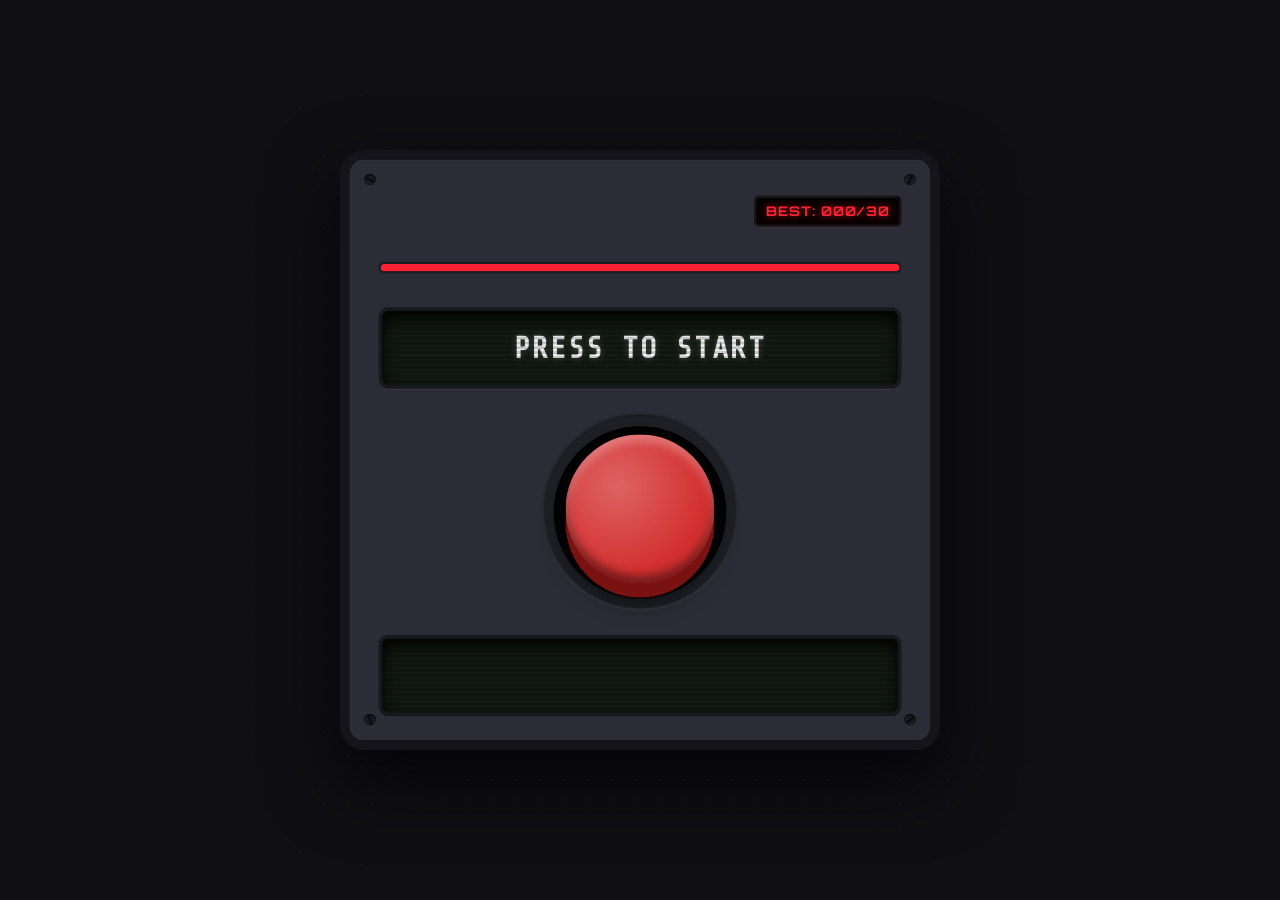
<file: games/the-button/game.html>
<!DOCTYPE html>
<html lang="en">
<head>
    <meta charset="UTF-8">
    <meta name="viewport" content="width=device-width, initial-scale=1.0, maximum-scale=1.0, user-scalable=no">
    <title>The Button - SvK</title>
    <link rel="stylesheet" href="style.css?v=32.0">
    
    <link rel="preconnect" href="https://fonts.googleapis.com">
    <link rel="preconnect" href="https://fonts.gstatic.com" crossorigin>
    <link href="https://fonts.googleapis.com/css2?family=Bungee&family=Orbitron:wght@500;700;900&family=Share+Tech+Mono&display=swap" rel="stylesheet">
</head>
<body>

    <div id="stage-wrapper">

        <div id="game-container">
            
            <div class="rivet top-left"></div>
            <div class="rivet top-right"></div>
            <div class="rivet bottom-left"></div>
            <div class="rivet bottom-right"></div>

            <div id="status-bar" style="justify-content: flex-end;">
                <div id="highscore-box" class="led-display">BEST: <span id="highscore-val">000</span>/30</div>
            </div>

            <div id="timer-container">
                <div id="timer-bar"></div>
            </div>

            <div id="display-screen-top" class="display-screen">
                <div class="scanlines"></div>
                <div id="instruction-box-top" class="instruction-box">PRESS TO START</div>
            </div>

            <div id="button-socket">
                <button id="game-button" class="ready">
                    <span class="button-surface"></span>
                </button>
            </div>

            <div id="display-screen-bottom" class="display-screen">
                <div class="scanlines"></div>
                <div id="instruction-box-bottom" class="instruction-box"></div>
            </div>
        </div>

        <div id="gameover-stage">
            <div id="alarm-overlay"></div>
            <div id="boom-overlay"></div>
            
            <div class="rivet top-left"></div>
            <div class="rivet top-right"></div>
            <div class="rivet bottom-left"></div>
            <div class="rivet bottom-right"></div>

            <div id="trapdoor-container">
                <div class="trapdoor-plate plate-l"></div>
                <div class="trapdoor-plate plate-r"></div>
            </div>

            <img id="scene-player" src="image1.png" alt="Adventurer">

            <div id="gameover-hud">
                <h1 id="gameover-title">SYSTEM FAULT</h1>

                <p id="fail-ai-quote">"I literally told you: DON'T."</p>

                <button id="retry-btn">REBOOT SYSTEM</button>
            </div>
        </div>

    </div>

    <script src="game.js?v=47.0"></script>
</body>
</html>
</file>
<file: games/the-button/style.css>
:root {
    --panel-bg: #2b2c35;               
    --panel-border: #14141a;
    --lcd-bg: #121a12;                  
    --lcd-text: #f5f5f5;                
    --led-red: #ff2233;                 
    --font-heading: 'Bungee', sans-serif;
    --font-body: 'Inter', sans-serif;
    --font-lcd: 'Share Tech Mono', 'Segoe UI Emoji', 'Apple Color Emoji', 'Noto Color Emoji', sans-serif;
    --font-led: 'Orbitron', monospace;

    --color-neon-cyan: #00e5ff;
    --color-neon-yellow: #ffea00;
    --color-neon-pink: #ff007f;
    --color-neon-green: #39ff14;
    --color-neon-ready: #ff2233;
    --color-neon-blue: #00d2ff;
    --color-neon-red: #ff2233;
}

* {
    box-sizing: border-box;
    user-select: none;
    -webkit-user-select: none;
}

body, html {
    margin: 0;
    padding: 0;
    width: 100%;
    height: 100%;
    background-color: #101014;
    
    background-image: 
        radial-gradient(rgba(255, 255, 255, 0.015) 1px, transparent 0),
        radial-gradient(rgba(255, 255, 255, 0.015) 1px, transparent 0);
    background-size: 24px 24px;
    background-position: 0 0, 12px 12px;
    font-family: var(--font-body);
    color: #ffffff;
    overflow: hidden;
    display: flex;
    justify-content: center;
    align-items: center;
}

#stage-wrapper {
    width: 500px;
    height: 500px;
    position: relative;
    border: 8px solid var(--panel-border);
    border-radius: 20px;
    box-shadow: 
        0 25px 60px rgba(0, 0, 0, 0.8),
        inset 0 3px 0 rgba(255, 255, 255, 0.08);
    overflow: hidden;
    transform-origin: center center;
    transform: scale(var(--scale-factor, 1));
    flex-shrink: 0;
}

#game-container {
    width: 100%;
    height: 100%;
    display: flex;
    flex-direction: column;
    justify-content: space-between;
    padding: 30px 24px 20px 24px;
    position: absolute;
    top: 0;
    left: 0;
    background-color: var(--panel-bg);
    
    transition: transform 0.6s cubic-bezier(0.77, 0, 0.175, 1);
    z-index: 1;
}

#game-container::before {
    content: '';
    position: absolute;
    top: 0; left: 0; width: 100%; height: 100%;
    border: 1px solid rgba(255, 255, 255, 0.03);
    border-bottom: 2px solid rgba(0, 0, 0, 0.25);
    border-right: 2px solid rgba(0, 0, 0, 0.25);
    pointer-events: none;
}

.rivet {
    position: absolute;
    width: 10px;
    height: 10px;
    border-radius: 50%;
    background: #1b1b22;
    box-shadow: 
        inset 0 1px 1px rgba(0, 0, 0, 0.9), 
        0 1px 1px rgba(255, 255, 255, 0.06);
}

.rivet::after {
    content: '';
    position: absolute;
    top: 4px;
    left: 1px;
    width: 8px;
    height: 2px;
    background: #0c0c0f;
}

.top-left { top: 12px; left: 12px; }
.top-left::after { transform: rotate(25deg); }

.top-right { top: 12px; right: 12px; }
.top-right::after { transform: rotate(115deg); }

.bottom-left { bottom: 12px; left: 12px; }
.bottom-left::after { transform: rotate(70deg); }

.bottom-right { bottom: 12px; right: 12px; }
.bottom-right::after { transform: rotate(145deg); }

#status-bar, #gameover-stats-row {
    display: flex;
    justify-content: space-between;
    align-items: center;
}

#gameover-stats-row {
    width: 100%;
    justify-content: center;
    gap: 20px;
}

.led-display {
    font-family: var(--font-led);
    font-size: 11px;
    font-weight: 700;
    color: var(--led-red);
    text-shadow: 0 0 6px rgba(255, 34, 51, 0.6);
    background: #0a0303;
    border: 2px solid #1a1414;
    padding: 4px 8px;
    border-radius: 4px;
    letter-spacing: 1px;
    box-shadow: 
        inset 0 2px 6px rgba(0, 0, 0, 0.95),
        0 1px 0 rgba(255, 255, 255, 0.04);
}

#timer-container {
    width: 100%;
    height: 10px;
    background: #090a0d;
    border-radius: 5px;
    overflow: hidden;
    margin: 12px 0;
    border: 2px solid #1c1d24;
    box-shadow: inset 0 2px 4px rgba(0, 0, 0, 0.8);
}

#timer-bar {
    width: 100%;
    height: 100%;
    background: var(--led-red);
    box-shadow: 0 0 6px var(--led-red);
    transition: width 0.05s linear;
}

.display-screen {
    position: relative;
    height: 68px;
    width: 100%;
    background-color: var(--lcd-bg);
    border: 3px solid #18191f;
    border-radius: 8px;
    padding: 6px 10px;
    display: flex;
    flex-direction: column;
    justify-content: center;
    align-items: center;
    gap: 4px;
    box-shadow: 
        inset 0 6px 12px rgba(0, 0, 0, 0.95),
        0 1px 1px rgba(255, 255, 255, 0.05);
    overflow: hidden;
}

.scanlines {
    position: absolute;
    top: 0; left: 0; width: 100%; height: 100%;
    background: linear-gradient(
        rgba(18, 26, 18, 0) 50%, 
        rgba(0, 0, 0, 0.2) 50%
    );
    background-size: 100% 4px;
    pointer-events: none;
    z-index: 2;
}

.instruction-box {
    font-family: var(--font-lcd);
    font-size: 25px;
    font-weight: 700;
    letter-spacing: 1px;
    text-transform: uppercase;
    color: var(--lcd-text);
    text-shadow: 0 0 6px rgba(255, 255, 255, 0.25);
    z-index: 1;
    text-align: center;
    width: 100%;
}

#button-socket {
    width: 160px;
    height: 160px;
    border-radius: 50%;
    border: 8px solid #1f2026;
    background: #07070b;
    position: relative;
    margin: 6px auto 6px auto;
    display: flex;
    justify-content: center;
    align-items: center;
    box-shadow: 
        inset 0 15px 25px rgba(0, 0, 0, 0.95),
        0 2px 2px rgba(255, 255, 255, 0.05),
        0 -2px 2px rgba(0, 0, 0, 0.4);
}

#game-button {
    width: 100%;
    height: 100%;
    border: none;
    background: transparent;
    cursor: pointer;
    outline: none;
    display: flex;
    justify-content: center;
    align-items: center;
    padding: 0;
}

#game-button.ready {
    --btn-color: #d32f2f;
    --btn-dark: #7b1212;
}

#game-button.cyan {
    --btn-color: #00acc1;
    --btn-dark: #006064;
}

#game-button.pink {
    --btn-color: #d81b60;
    --btn-dark: #880e4f;
}

#game-button.green {
    --btn-color: #43a047;
    --btn-dark: #1b5e20;
}

#game-button.yellow {
    --btn-color: #fdd835;
    --btn-dark: #f57f17;
}

#game-button.blue {
    --btn-color: #2979ff;
    --btn-dark: #0d47a1;
}

#game-button.red {
    --btn-color: #d32f2f;
    --btn-dark: #7b1212;
}

.button-surface {
    width: 86%;
    height: 86%;
    border-radius: 50%;
    position: absolute;
    top: 5%;
    background: radial-gradient(circle at 35% 35%, rgba(255, 255, 255, 0.25) 0%, rgba(255, 255, 255, 0) 65%), var(--btn-color);
    box-shadow: 
        0 12px 0 var(--btn-dark),
        0 14px 20px rgba(0, 0, 0, 0.7),
        inset 0 -6px 8px rgba(0, 0, 0, 0.45),
        inset 0 6px 8px rgba(255, 255, 255, 0.3);
    transition: transform 0.05s ease, box-shadow 0.05s ease;
    display: flex;
    justify-content: center;
    align-items: center;
    font-size: 32px;
    user-select: none;
}

#game-button:active .button-surface {
    transform: translateY(12px);
    box-shadow: 
        0 0px 0 var(--btn-dark),
        0 2px 4px rgba(0, 0, 0, 0.6),
        inset 0 6px 10px rgba(0, 0, 0, 0.75),
        inset 0 -4px 6px rgba(255, 255, 255, 0.1);
}

#stage-wrapper.state-gameover #game-container {
    transform: translateY(-100%);
}

#stage-wrapper.state-gameover #gameover-stage {
    transform: translateY(-100%);
}

#gameover-stage {
    position: absolute;
    top: 100%;
    left: 0;
    width: 100%;
    height: 100%;
    
    background-image: url('background.png');
    background-size: cover;
    background-position: center;
    overflow: hidden;
    transition: transform 0.6s cubic-bezier(0.77, 0, 0.175, 1);
    z-index: 2;
}

#gameover-stage::before {
    content: '';
    position: absolute;
    top: 0; left: 0; width: 100%; height: 100%;
    border: 1px solid rgba(255, 51, 68, 0.04);
    pointer-events: none;
}

#trapdoor-container {
    position: absolute;
    top: 0px;
    left: 0px;
    width: 100%;
    height: 100%;
    overflow: hidden;
    display: flex;
    z-index: 2;         
    clip-path: polygon(25% 89%, 54% 89%, 57% 100%, 22% 100%);
}

.trapdoor-plate {
    width: 50%;
    height: 100%;
    background-color: #25262c; 
    border: 1px solid #14151a; 
    position: relative;
}

#stage-wrapper.state-gameover .plate-l {
    animation: slideLeft 0.4s cubic-bezier(0.25, 0.46, 0.45, 0.94) forwards;
    animation-delay: 1.2s; 
}

#stage-wrapper.state-gameover .plate-r {
    animation: slideRight 0.4s cubic-bezier(0.25, 0.46, 0.45, 0.94) forwards;
    animation-delay: 1.2s;
}

@keyframes slideLeft {
    to { transform: translateX(-100%); }
}

@keyframes slideRight {
    to { transform: translateX(100%); }
}

#scene-player {
    position: absolute;
    bottom: 10px;       
    left: 175px;        
    transform: translateX(-50%); 
    max-height: 130px;
    transform-origin: center bottom;
    filter: drop-shadow(2px 4px 6px rgba(0, 0, 0, 0.6));
    z-index: 3;
}

#stage-wrapper.state-gameover #scene-player {
    animation: fallPlayer 0.8s cubic-bezier(0.55, 0.055, 0.675, 0.19) forwards;
    animation-delay: 1.25s; 
}

@keyframes fallPlayer {
    0% { transform: translateX(-50%) translateY(0) rotate(0deg); }
    15% { transform: translateX(-50%) translateY(-8px) rotate(-10deg); }    
    100% { transform: translateX(-50%) translateY(280px) rotate(45deg); }   
}

#gameover-hud {
    position: absolute;
    top: 0;
    left: 0;
    width: 100%;
    height: 100%;
    display: flex;
    flex-direction: column;
    justify-content: center;
    align-items: center;
    gap: 24px;
    padding: 35px 24px;
    z-index: 10;
    opacity: 0;
    pointer-events: none;
    transition: opacity 0.6s ease-in-out;
}

#stage-wrapper.state-gameover #gameover-hud {
    opacity: 1;
    pointer-events: auto;
    transition-delay: 2.2s; 
}

#gameover-title {
    font-family: var(--font-heading);
    font-size: 32px;
    color: var(--led-red);
    text-shadow: 0 0 10px rgba(255, 34, 51, 0.5);
    margin: 0;
    letter-spacing: 2px;
    animation: blink 1.2s steps(2, start) infinite;
}

@keyframes blink {
    to { visibility: hidden; }
}

#fail-ai-quote {
    font-family: var(--font-lcd);
    color: rgba(255, 255, 255, 0.9);
    font-size: 19px;
    font-style: italic;
    letter-spacing: 0.5px;
    text-align: center;
    max-width: 380px;
    margin: 0;
    line-height: 1.4;
    text-shadow: 0 2px 4px rgba(0, 0, 0, 0.9);
}

#retry-btn {
    font-family: var(--font-heading);
    font-size: 15px;
    background: transparent;
    color: #ff5533;
    border: 3px solid #ff5533;
    padding: 10px 24px;
    border-radius: 6px;
    cursor: pointer;
    letter-spacing: 1px;
    box-shadow: 0 0 15px rgba(255, 85, 51, 0.15);
    transition: background 0.15s, color 0.15s, box-shadow 0.15s, transform 0.1s;
    margin-bottom: 5px;
}

#retry-btn:hover {
    background: #ff5533;
    color: #16080b;
    box-shadow: 0 0 25px rgba(255, 85, 51, 0.5);
}

#retry-btn:active {
    transform: scale(0.95);
}

@keyframes shake {
    0%, 100% { transform: translate(0, 0); }
    10%, 30%, 50%, 70%, 90% { transform: translate(-4px, -2px); }
    20%, 40%, 60%, 80% { transform: translate(4px, 2px); }
}

.shake-screen {
    animation: shake 0.3s ease-out;
}

#stage-wrapper.state-victory #game-container {
    transform: translateY(-100%);
}

#stage-wrapper.state-victory #gameover-stage {
    transform: translateY(-100%);
}

#alarm-overlay {
    position: absolute;
    top: 0; left: 0; width: 100%; height: 100%;
    background-color: rgba(255, 0, 0, 0.4);
    opacity: 0;
    pointer-events: none;
    z-index: 5;
}

#stage-wrapper.alarm-active #alarm-overlay {
    animation: flashAlarm 0.4s ease-in-out infinite alternate;
}

@keyframes flashAlarm {
    from { opacity: 0; }
    to { opacity: 1; }
}

#boom-overlay {
    position: absolute;
    top: 0; left: 0; width: 100%; height: 100%;
    background-color: #fff;
    opacity: 0;
    pointer-events: none;
    z-index: 6;
}

#boom-overlay.boom-active {
    animation: explosionFlash 1.2s cubic-bezier(0.1, 0.8, 0.1, 1) forwards;
}

@keyframes explosionFlash {
    0% { opacity: 0; background-color: #fff; }
    10% { opacity: 1; background-color: #ffaa00; }
    25% { opacity: 1; background-color: #ff3300; }
    50% { opacity: 0.8; }
    100% { opacity: 0; }
}

#scene-player.running-away {
    transition: left 1.2s linear;
    left: 550px !important;
}

#stage-wrapper.state-victory #gameover-hud {
    opacity: 1;
    pointer-events: auto;
    transition-delay: 2.5s;
}

.shake-screen-victory {
    animation: shake 1.0s ease-out;
}
</file>
